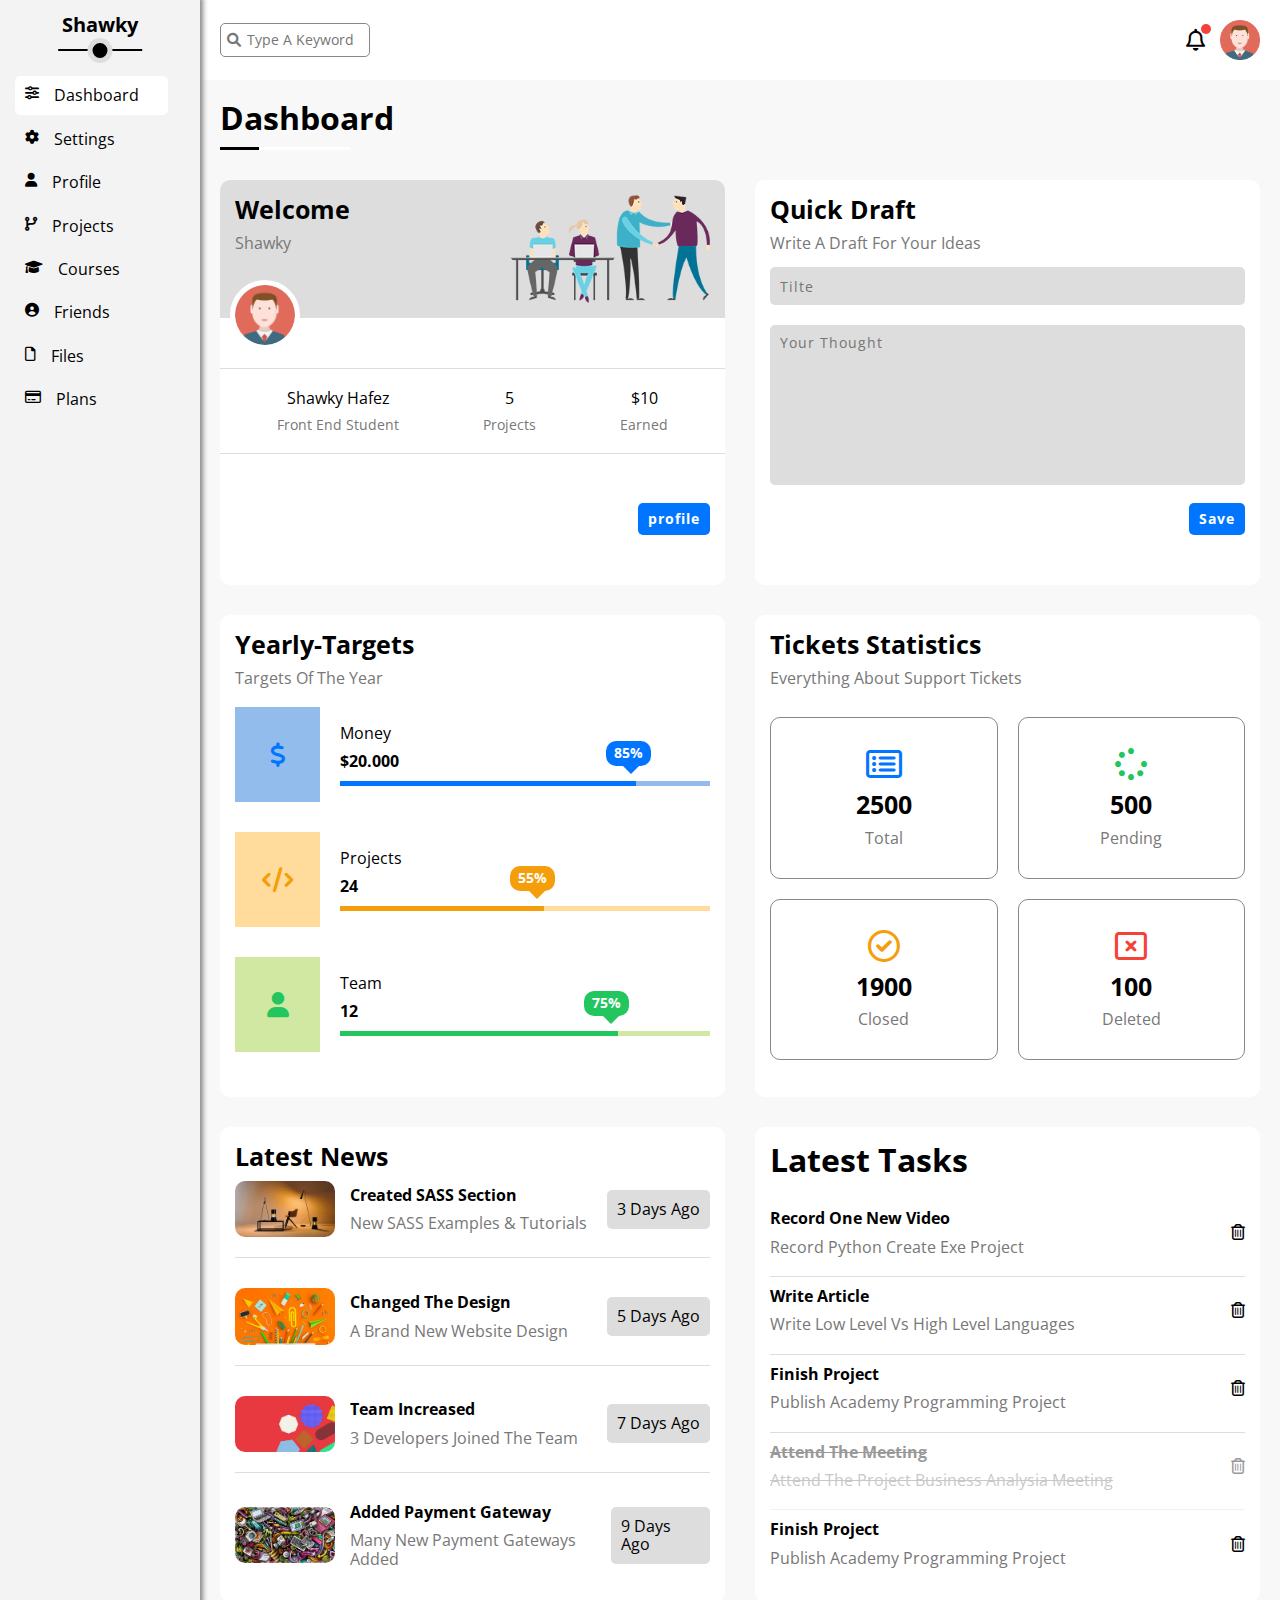
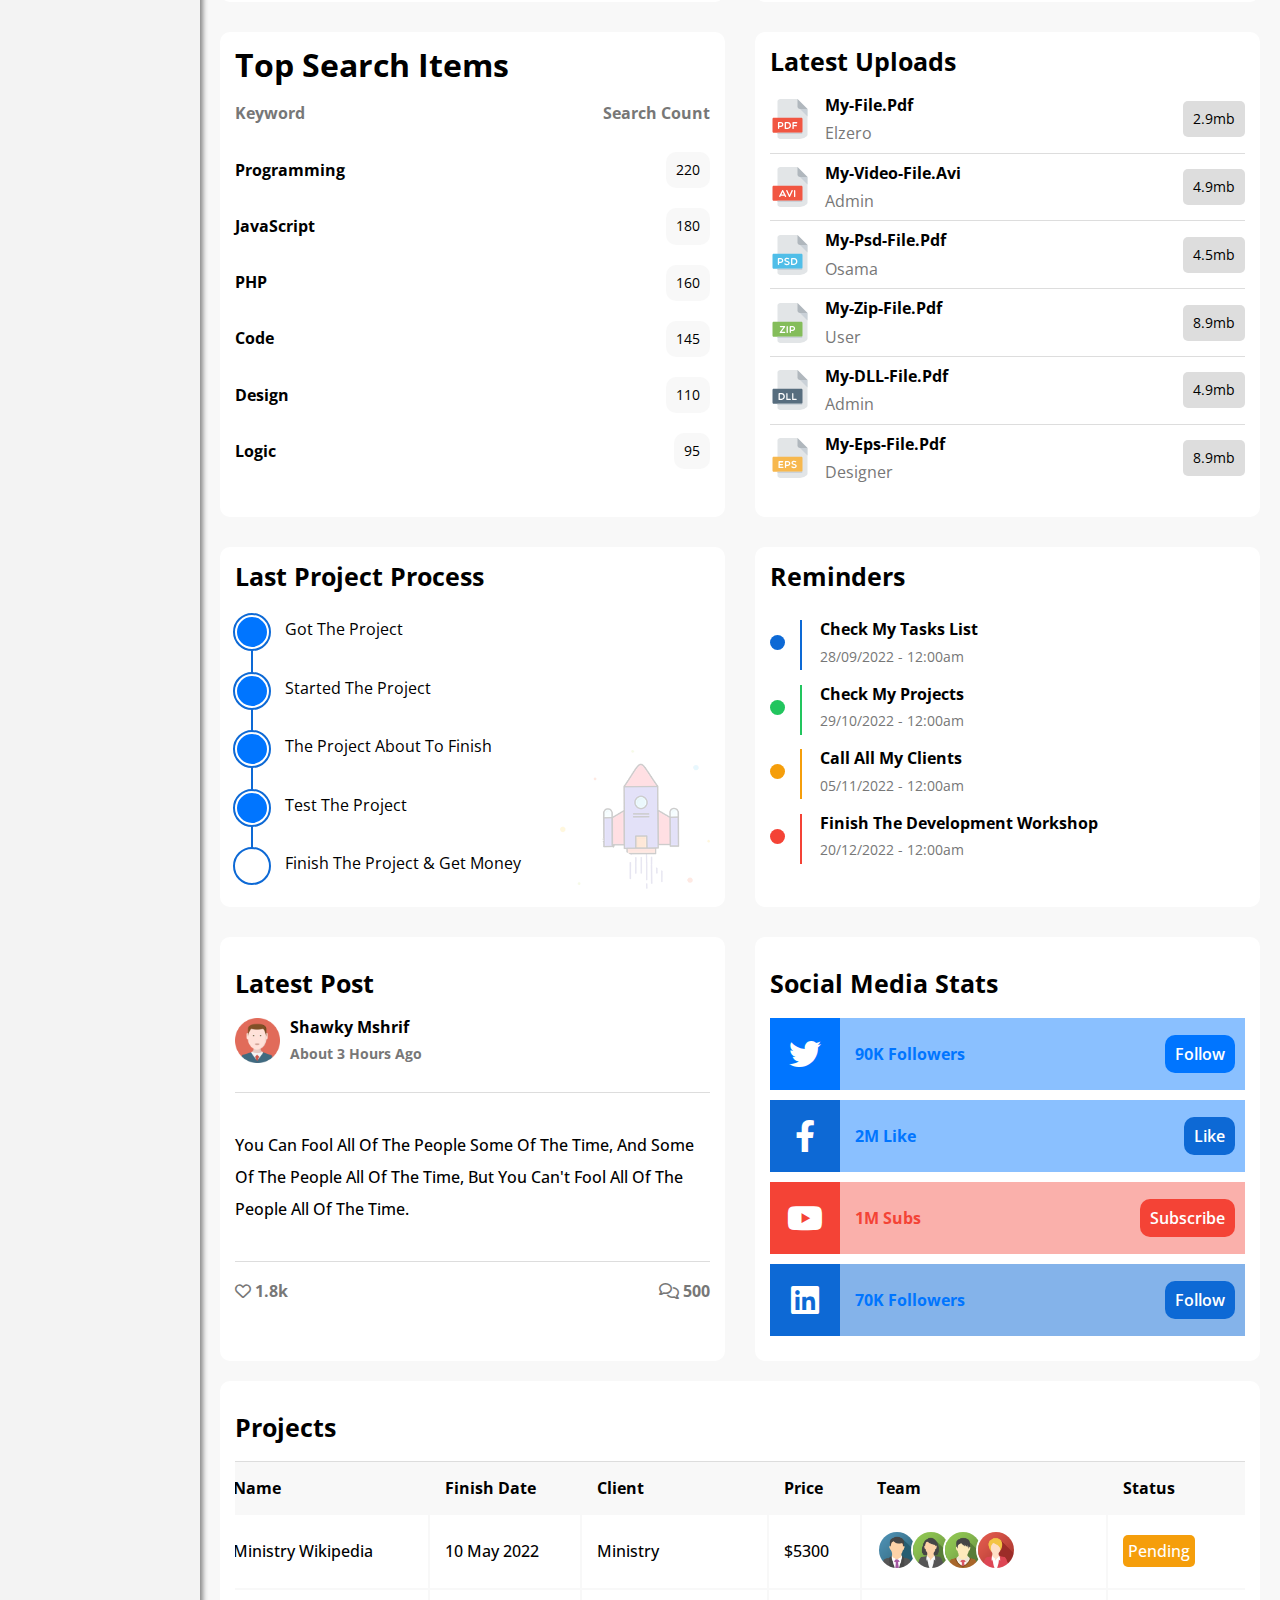
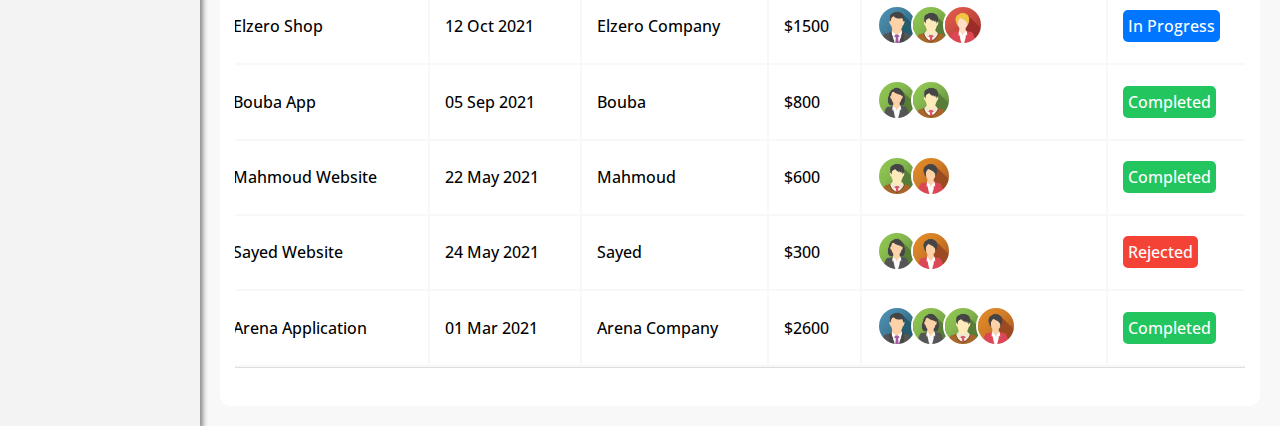
<file: index.html>
<!DOCTYPE html>
<html lang="en">

<head>
    <meta charset="UTF-8">
    <meta name="viewport" content="width=device-width, initial-scale=1.0">
    <title>Dashboard</title>
    <link rel="icon" href="media/dashboard.png">
    <link rel="stylesheet" href="css/framework.css">
    <link rel="stylesheet" href="css/master.css">
    <link rel="stylesheet" href="css/normalize.css">
    <link rel="stylesheet" href="css/all.min.css ">
    <!-- for font awsome icons -->
    <link rel="stylesheet" href="https://cdnjs.cloudflare.com/ajax/libs/font-awesome/6.0.0/css/all.min.css">
    <link rel="preconnect" href="https://fonts.googleapis.com">
    <link rel="preconnect" href="https://fonts.gstatic.com" crossorigin>
    <link
        href="https://fonts.googleapis.com/css2?family=Open+Sans:ital,wght@0,300;0,400;0,500;0,600;0,700;0,800;1,300;1,400;1,500;1,600;1,700;1,800&display=swap"
        rel="stylesheet">

</head>


<body>
    <div class="page flex">
        <div class="sidebar">
            <div class="content flex align-center ">
                <div class="head">
                    <h1 class="p-relative">Shawky</h1>
                </div>
                <div class="links">
                    <ul class="mmi-75">
                        <li class="align-center active">
                            <a class="at-d tt-c tc" href="index.html">
                                <i class="fa-solid fa-sliders  fs-14"></i>
                                <span>dashboard</span>
                            </a>
                        </li>
                        <li class="align-center">
                            <a class="at-d tt-c tc" href="settings.html">
                                <i class="fa-solid fa-gear  fs-14"></i>
                                <span>settings</span>
                            </a>
                        </li>
                        <li class="align-center">
                            <a class="at-d tt-c tc" href="profile.html">
                                <i class="fa-solid fa-user  fs-14"></i>
                                <span>profile</span>
                            </a>
                        </li>
                        <li class="align-center">
                            <a class="at-d tt-c tc" href="projects.html">
                                <i class="fa-solid fa-code-branch  fs-14"></i>
                                <span>projects</span>
                            </a>
                        </li>
                        <li class="align-center">
                            <a class=" tt-c at-d tc" href="courses.html">
                                <i class="fa-solid fa-graduation-cap  fs-14"></i>
                                <span>courses</span>
                            </a>
                        </li>
                        <li class="align-center">
                            <a class="at-d tt-c tc" href="friends.html">
                                <i class="fa-solid fa-circle-user  fs-14"></i>
                                <span>friends</span>
                            </a>
                        </li>
                        <li class="align-center">
                            <a class="at-d tt-c tc" href="files.html">
                                <i class="fa-regular fa-file  fs-14"></i>
                                <span>files</span>
                            </a>
                        </li>
                        <li class="align-center">
                            <a class="at-d tt-c tc" href="plans.html">
                                <i class="fa-regular fa-credit-card fs-14"></i>
                                <span>plans</span>
                            </a>
                        </li>
                    </ul>
                </div>
            </div>
        </div>
        <div class="content ">
            <div class="search p-20 flex">
                <div class="input p-relative">
                    <i class="fas fa-search fs-14"></i>
                    <input type="search" placeholder="Type A Keyword">
                </div>
                <div class="icon flex align-center p-relative">
                    <i class="fa-regular fa-bell"></i>
                    <img class="w-40" src="media/avatar.png" alt="avatar">
                </div>
            </div>
            <div class="dashboard p-20 bc">
                <div class="head">
                    <h1 class="tt-c">dashboard</h1>
                    <div class="range">
                        <span style="width:30%"></span>
                    </div>
                </div>
                <div class="boxes">
                    <div class="welcome flex br-10 p-relative bc-w">
                        <div class="head flex">
                            <div class="text">
                                <h1 class="tt-c fs-25">welcome</h1>
                                <span class="tc-span tt-c">shawky</span>
                            </div>
                            <img src="media/welcome.png" alt="welcome">
                        </div>
                        <img class="w-40 avatar" src="media/avatar.png" alt="avatar">
                        <div class="info flex">
                            <div class="text">
                                <span class="tt-c block">shawky hafez</span>
                                <span class="tt-c block fs-14 tc-span">front end student</span>
                            </div>
                            <div class="text">
                                <span class="tt-c block">5</span>
                                <span class="tt-c block fs-14 tc-span">projects</span>
                            </div>
                            <div class="text">
                                <span class="tt-c block">$10</span>
                                <span class="tt-c block fs-14 tc-span">earned</span>
                            </div>
                        </div>
                        <a href="profile.html" class="tt-c fw-b br-5 fs-14">profile</a>
                    </div>
                    <div class="Quick-Draft p-relative br-10 bc-w ">
                        <div class="head flex bc-w p-15 br-10">
                            <div class="text">
                                <h1 class="tt-c fs-25">Quick Draft</h1>
                                <span class="tt-c block tc-span">Write A Draft For Your Ideas</span>
                            </div>
                        </div>
                        <div class="info flex">
                            <input class="br-5" type="text" placeholder="Tilte">
                            <textarea class="br-5" placeholder="Your Thought"></textarea>
                        </div>
                        <span class="save tt-c fw-b br-5 fs-14">save</span>
                    </div>
                    <div class="Yearly-targets bc-w p-15 br-10 ">
                        <div class="head">
                            <div class="text">
                                <h1 class="tt-c fs-25">Yearly-Targets</h1>
                                <span class="tt-c block tc-span">Targets Of The Year</span>
                            </div>
                            <div class="content flex">
                                <div class="box flex">
                                    <i class="fa-solid fa-dollar-sign"></i>
                                    <div class="info flex">
                                        <span class="tt-c block">money</span>
                                        <span class="fw-b block">$20.000</span>
                                        <div class="range p-relative"><span class="block" style="width:80%"></span>
                                        </div>
                                    </div>
                                </div>
                                <div class="box flex">
                                    <i class="fa-solid fa-code"></i>
                                    <div class="info flex">
                                        <span class="tt-c block">Projects</span>
                                        <span class="fw-b block">24</span>
                                        <div class="range p-relative"><span class="block" style="width:55%"></span>
                                        </div>
                                    </div>
                                </div>
                                <div class="box flex">
                                    <i class="fa-solid fa-user"></i>
                                    <div class="info flex">
                                        <span class="tt-c block">Team</span>
                                        <span class="fw-b block">12</span>
                                        <div class="range p-relative"><span class="block" style="width:75%"></span>
                                        </div>
                                    </div>
                                </div>
                            </div>
                        </div>
                    </div>
                    <div class="Tickets-Statistics bc-w br-10">
                        <div class="head flex p-15">
                            <div class="text">
                                <h1 class="tt-c fs-25">Tickets Statistics</h1>
                                <span class="tc-span tt-c">Everything About Support Tickets</span>
                            </div>
                        </div>
                        <div class="content">
                            <div class="info justify-center ">
                                <i class="fa-regular fa-rectangle-list fa-2x mb-10 c-blue"></i>
                                <span class="tt-c block mb-10 fw-b fs-25">2500</span>
                                <span class="tc-span block tt-c">total</span>
                            </div>
                            <div class="info justify-center">
                                <i class="fa-solid fa-spinner fa-2x mb-10 c-green"></i>
                                <span class="tt-c block mb-10 fw-b fs-25">500</span>
                                <span class="tc-span block tt-c">Pending</span>
                            </div>
                            <div class="info justify-center">
                                <i class="fa-regular fa-circle-check fa-2x c-orange mb-10"></i>
                                <span class="tt-c block mb-10 fw-b fs-25">1900</span>
                                <span class="tc-span block tt-c">Closed</span>
                            </div>
                            <div class="info justify-center">
                                <i class="fa-regular fa-rectangle-xmark fa-2x mb-10 c-red"></i>
                                <span class="tt-c block mb-10 fw-b fs-25">100</span>
                                <span class="tc-span block tt-c">Deleted</span>
                            </div>
                        </div>
                    </div>
                    <div class="latest-news bc-w p-15 br-10">
                        <div class="head">
                            <h1 class="tt-c fs-25 ">Latest News</h1>
                        </div>
                        <div class="content">
                            <div class="info justify-spacebetween">
                                <div class="box justify-spacebetween">
                                    <img class="br-10" src="media/news-01.png" alt="news-01">
                                    <div class="text">
                                        <span class="tt-c block mb-10 fw-b ">Created SASS Section</span>
                                        <span class="tt-c tc-span block">New SASS Examples & Tutorials</span>
                                    </div>
                                </div>
                                <span class="tt-c block day br-5">3 Days Ago</span>
                            </div>
                            <div class="info justify-spacebetween">
                                <div class="box justify-spacebetween">
                                    <img class="br-10" src="media/news-02.png" alt="news-02">
                                    <div class="text">
                                        <span class="tt-c block mb-10 fw-b ">Changed The Design</span>
                                        <span class="tt-c tc-span block">A Brand New Website Design</span>
                                    </div>
                                </div>
                                <span class="tt-c block day br-5">5 Days Ago</span>
                            </div>
                            <div class="info justify-spacebetween">
                                <div class="box justify-spacebetween">
                                    <img class="br-10" src="media/news-03.png" alt="news-03">
                                    <div class="text">
                                        <span class="tt-c block mb-10 fw-b ">Team Increased</span>
                                        <span class="tt-c tc-span block">3 Developers Joined The Team</span>
                                    </div>
                                </div>
                                <span class="tt-c block day br-5">7 Days Ago</span>
                            </div>
                            <div class="info justify-spacebetween">
                                <div class="box justify-spacebetween">
                                    <img class="br-10" src="media/news-04.png" alt="news-04">
                                    <div class="text">
                                        <span class="tt-c block mb-10 fw-b ">Added Payment Gateway</span>
                                        <span class="tt-c tc-span block">Many New Payment Gateways Added</span>
                                    </div>
                                </div>
                                <span class="tt-c block day br-5">9 Days Ago</span>
                            </div>
                        </div>

                    </div>
                    <div class="latest-tasks p-15 bc-w br-10">
                        <div class="head">
                            <h1 class="tt-c  ">latest tasks</h1>
                        </div>
                        <div class="content">
                            <div class="info justify-spacebetween pb-20 mb-10">
                                <div class="box">
                                    <span class="tt-c block mb-10 fw-b ">Record One New Video</span>
                                    <span class="tt-c tc-span block">Record Python Create Exe Project</span>
                                </div>
                                <span class="tt-c block day br-5"><i class="fa-regular fa-trash-can  "></i></span>
                            </div>
                            <div class="info justify-spacebetween pb-20 mb-10">
                                <div class="box ">
                                    <span class="tt-c block mb-10 fw-b ">Write Article</span>
                                    <span class="tt-c tc-span block">Write Low Level vs High Level Languages</span>
                                </div>
                                <span class="tt-c block day br-5"><i class="fa-regular fa-trash-can  "></i></span>
                            </div>
                            <div class="info justify-spacebetween pb-20 mb-10">
                                <div class="box ">
                                    <span class="tt-c block mb-10 fw-b ">Finish Project</span>
                                    <span class="tt-c tc-span block">Publish Academy Programming Project</span>
                                </div>
                                <span class="tt-c block day br-5"><i class="fa-regular fa-trash-can  "></i></span>
                            </div>
                            <div class="info justify-spacebetween pb-20 mb-10">
                                <div class="box">
                                    <span class="tt-c block mb-10 fw-b "><del>Attend The Meeting</del></span>
                                    <span class="tt-c tc-span block">
                                        <del>Attend The Project Business Analysia Meeting</del>
                                    </span>
                                </div>
                                <span class="tt-c block day br-5"><i class="fa-regular fa-trash-can  "></i></span>
                            </div>
                            <div class="info justify-spacebetween pb-20">
                                <div class="box">
                                    <span class="tt-c block mb-10 fw-b ">Finish Project</span>
                                    <span class="tt-c tc-span block">Publish Academy Programming Project</span>
                                </div>
                                <span class="tt-c block day br-5"><i class="fa-regular fa-trash-can  "></i></span>
                            </div>
                        </div>
                    </div>
                    <div class="top-search-items p-15 bc-w br-10">
                        <div class="head">
                            <h1 class="tt-c ">Top Search Items</h1>
                        </div>
                        <div class="content">
                            <div class="info justify-spacebetween pb-20 mb-10">
                                <span class="tt-c block  fw-b tc-span ">Keyword</span>
                                <span class="tt-c tc-span block fw-b">Search Count</span>
                            </div>
                            <div class="info justify-spacebetween pb-20">
                                <span class="tt-c block fw-b ">Programming</span>
                                <span class="tt-c block bc p-10 br-10 fs-14">220</span>
                            </div>
                            <div class="info justify-spacebetween pb-20 ">
                                <span class="tt-c block fw-b ">JavaScript</span>
                                <span class="tt-c block bc p-10 br-10 fs-14">180</span>
                            </div>
                            <div class="info justify-spacebetween pb-20">
                                <span class="tt-c block fw-b ">PHP</span>
                                <span class="tt-c block bc p-10 br-10 fs-14">160</span>
                            </div>
                            <div class="info justify-spacebetween pb-20">
                                <span class="tt-c block fw-b ">Code</span>
                                <span class="tt-c block bc p-10 br-10 fs-14">145</span>
                            </div>
                            <div class="info justify-spacebetween pb-20">
                                <span class="tt-c block fw-b ">Design</span>
                                <span class="tt-c block bc p-10 br-10 fs-14">110</span>
                            </div>
                            <div class="info justify-spacebetween pb-20">
                                <span class="tt-c block fw-b ">Logic</span>
                                <span class="tt-c block bc p-10 br-10 fs-14">95</span>
                            </div>
                        </div>
                    </div>
                    <div class="latest-news  uploads bc-w p-15 br-10">
                        <div class="head">
                            <h1 class="tt-c fs-25 ">Latest Uploads</h1>
                        </div>
                        <div class="content">
                            <div class="info justify-spacebetween">
                                <div class="box justify-spacebetween">
                                    <img class="br-10" src="media/pdf.svg" alt="pdf.svg">
                                    <div class="text">
                                        <span class="tt-c block mb-10 fw-b ">my-file.pdf</span>
                                        <span class="tt-c tc-span block">Elzero</span>
                                    </div>
                                </div>
                                <span class="tt-c block day br-5 fs-14">2.9mb</span>
                            </div>
                            <div class="info justify-spacebetween">
                                <div class="box justify-spacebetween">
                                    <img class="br-10" src="media/avi.svg" alt="avi.svg">
                                    <div class="text">
                                        <span class="tt-c block mb-10 fw-b ">My-Video-File.avi</span>
                                        <span class="tt-c tc-span block">Admin</span>
                                    </div>
                                </div>
                                <span class="tt-c block day br-5 fs-14">4.9mb</span>
                            </div>
                            <div class="info justify-spacebetween">
                                <div class="box justify-spacebetween">
                                    <img class="br-10" src="media/psd.svg" alt="psd.svg">
                                    <div class="text">
                                        <span class="tt-c block mb-10 fw-b ">My-Psd-File.pdf</span>
                                        <span class="tt-c tc-span block">Osama</span>
                                    </div>
                                </div>
                                <span class="tt-c block day br-5 fs-14">4.5mb</span>
                            </div>
                            <div class="info justify-spacebetween">
                                <div class="box justify-spacebetween">
                                    <img class="br-10" src="media/zip.svg" alt="zip.svg">
                                    <div class="text">
                                        <span class="tt-c block mb-10 fw-b ">My-Zip-File.pdf</span>
                                        <span class="tt-c tc-span block">User</span>
                                    </div>
                                </div>
                                <span class="tt-c block day br-5 fs-14">8.9mb</span>
                            </div>
                            <div class="info justify-spacebetween">
                                <div class="box justify-spacebetween">
                                    <img class="br-10" src="media/dll.svg" alt="dll.svg">
                                    <div class="text">
                                        <span class="tt-c block mb-10 fw-b ">My-DLL-File.pdf</span>
                                        <span class="tt-c tc-span block">Admin</span>
                                    </div>
                                </div>
                                <span class="tt-c block day br-5 fs-14">4.9mb</span>
                            </div>
                            <div class="info justify-spacebetween">
                                <div class="box justify-spacebetween">
                                    <img class="br-10" src="media/eps.svg" alt="eps.svg">
                                    <div class="text">
                                        <span class="tt-c block mb-10 fw-b ">My-Eps-File.pdf</span>
                                        <span class="tt-c tc-span block">Designer</span>
                                    </div>
                                </div>
                                <span class="tt-c block day br-5 fs-14">8.9mb</span>
                            </div>
                        </div>

                    </div>
                    <div class="last-project-process bc-w p-15 br-10">
                        <div class="head">
                            <h1 class="tt-c fs-25 ">Last project process</h1>
                        </div>
                        <div class="content justify-spacebetween">
                            <div class="info">
                                <span class="block tt-c mp-20 pb-20 pl-50">got the project</span>
                                <span class="block tt-c mp-20 pb-20 pl-50">Started The Project</span>
                                <span class="block tt-c mp-20 pb-20  pl-50">The Project About To Finish</span>
                                <span class="block tt-c mp-20 pb-20 pl-50">Test The Project</span>
                                <span class="block tt-c pl-50 pb-20 ">Finish The Project & Get Money</span>
                            </div>
                            <img src="media/project.png" alt="project">
                        </div>
                    </div>
                    <div class="reminders bc-w p-15 br-10">
                        <div class="head">
                            <h1 class="tt-c fs-25 ">reminders</h1>
                        </div>
                        <div class="content">
                            <div class="info pl-50 mp-20 p-relative">
                                <span class="block tt-c mb-10 fw-b ">Check My Tasks List</span>
                                <span class="block tt-c mp-20 tc-span fs-14">28/09/2022 - 12:00am</span>
                            </div>
                            <div class="info pl-50 mp-20 p-relative">
                                <span class="block tt-c mb-10 fw-b ">Check My Projects</span>
                                <span class="block tt-c mp-20 tc-span fs-14">29/10/2022 - 12:00am</span>
                            </div>
                            <div class="info pl-50 mp-20 p-relative">
                                <span class="block tt-c mb-10 fw-b ">Call All My Clients</span>
                                <span class="block tt-c mp-20 tc-span fs-14">05/11/2022 - 12:00am</span>
                            </div>
                            <div class="info pl-50 mp-20 p-relative">
                                <span class="block tt-c mb-10 fw-b ">Finish The Development Workshop</span>
                                <span class="block tt-c mp-20 tc-span fs-14">20/12/2022 - 12:00am</span>
                            </div>
                        </div>
                    </div>
                    <div class="latest-post bc-w p-15 br-10">
                        <div class="main-head">
                            <h1 class="tt-c fs-25 ">latest post</h1>
                        </div>
                        <div class="content">
                            <div class="head flex mb-10 ">
                                <img src="media/avatar.png" alt="avatar">
                                <div class="text">
                                    <span class="block tt-c mb-10 fw-b ">shawky mshrif</span>
                                    <span class="block tt-c mp-20 tc-span fs-14 fw-b">About 3 Hours Ago</span>
                                </div>
                            </div>
                            <div class="paragraph mp-20 pb-20">
                                <p>
                                    You Can Fool All Of The People Some Of The Time, And Some Of The People All Of The
                                    Time, But You Can't Fool All Of The
                                    People All Of The Time.
                                </p>
                            </div>
                            <div class="icons justify-spacebetween">
                                <div class="one">
                                    <i class="fa-regular fa-heart tc-span"></i>
                                    <span class="tt-c fw-b tc-span">1.8k</span>
                                </div>
                                <div class="one">
                                    <i class="fa-regular fa-comments tc-span"></i>
                                    <span class="tt-c fw-b tc-span">500</span>
                                </div>
                            </div>
                        </div>
                    </div>
                    <div class="social-media bc-w p-15 br-10">
                        <div class="main-head">
                            <h1 class="tt-c fs-25 ">Social Media Stats</h1>
                        </div>
                        <div class="content">
                            <div class="info justify-spacebetween mb-10">
                                <div class="first justify-center">
                                    <i class="fa-brands fa-twitter fa-2x justify-center c-white"></i>
                                    <span class="block tt-c c-blue fw-b">90K Followers</span>
                                </div>
                                <a class="tt-c p-10" href="#">follow</a>
                            </div>
                            <div class="info justify-spacebetween mb-10">
                                <div class="first justify-center">
                                    <i class="fa-brands fa-facebook-f fa-2x justify-center c-white"></i>
                                    <span class="block tt-c c-blue fw-b">2M Like</span>
                                </div>
                                <a class="tt-c p-10" href="#"> Like</a>
                            </div>
                            <div class="info justify-spacebetween mb-10">
                                <div class="first justify-center">
                                    <i class="fa-brands fa-youtube fa-2x justify-center c-white"></i>
                                    <span class="block tt-c c-red fw-b">1M Subs</span>
                                </div>
                                <a class="tt-c p-10" href="#">subscribe</a>
                            </div>
                            <div class="info justify-spacebetween mb-10">
                                <div class="first justify-center">
                                    <i class="fa-brands fa-linkedin fa-2x justify-center c-white"></i>
                                    <span class="block tt-c c-blue fw-b">70K Followers</span>
                                </div>
                                <a class="tt-c p-10" href="#">follow</a>
                            </div>
                        </div>
                    </div>
                </div>
                <div class="projects bc-w p-15 br-10 mt-20">
                    <div class="main-head">
                        <h1 class="tt-c fs-25 ">projects</h1>
                    </div>
                    <div class="table p-relative">
                        <table class="bc">
                            <tr class="head t-left p-10">
                                <th>Name</th>
                                <th>Finish Date</th>
                                <th>Client</th>
                                <th>Price</th>
                                <th>Team</th>
                                <th>Status</th>
                            </tr>
                            <tr class="content bc-w p-15 ">
                                <td>Ministry Wikipedia</td>
                                <td>10 May 2022</td>
                                <td>Ministry</td>
                                <td>$5300</td>
                                <td>
                                    <img class="w-40 br-50 trans2-border" src="media/team-01.png" alt="team-01">
                                    <img class="w-40 br-50 trans-border" src="media/team-02.png" alt="team-02">
                                    <img class="w-40 br-50 trans3-border" src="media/team-03.png" alt="team-03">
                                    <img class="w-40 br-50 trans4-border" src="media/team-05.png" alt="team-05">
                                </td>
                                <td>
                                    <span class="tt-c bc-orange p-5 c-white br-5 w-fit">Pending</span>
                                </td>
                            </tr>
                            <tr class="content bc-w">
                                <td>Elzero Shop</td>
                                <td>12 Oct 2021</td>
                                <td>Elzero Company</td>
                                <td>$1500</td>
                                <td>
                                    <img class="w-40 br-50 trans2-border" src="media/team-01.png" alt="team-01">
                                    <img class="w-40 br-50 trans-border" src="media/team-03.png" alt="team-03">
                                    <img class="w-40 br-50 trans3-border" src="media/team-05.png" alt="team-05">
                                </td>
                                <td>
                                    <span class="tt-c bc-blue p-5 c-white br-5 w-fit">in progress</span>
                                </td>
                            </tr>
                            <tr class="content bc-w">
                                <td>Bouba App</td>
                                <td>05 Sep 2021</td>
                                <td>Bouba</td>
                                <td>$800</td>
                                <td>
                                    <img class="w-40 br-50 trans2-border" src="media/team-02.png" alt="team-02">
                                    <img class="w-40 br-50 trans-border" src="media/team-03.png" alt="team-03">
                                </td>
                                <td>
                                    <span class="tt-c bc-green p-5 c-white br-5 w-fit">completed</span>
                                </td>
                            </tr>
                            <tr class="content bc-w">
                                <td>Mahmoud Website</td>
                                <td>22 May 2021</td>
                                <td>Mahmoud</td>
                                <td>$600</td>
                                <td>
                                    <img class="w-40 br-50 trans2-border" src="media/team-03.png" alt="team-03">
                                    <img class="w-40 br-50 trans-border" src="media/team-04.png" alt="team-04">
                                </td>
                                <td>
                                    <span class="tt-c bc-green p-5 c-white br-5 w-fit">completed</span>
                                </td>
                            </tr>
                            <tr class="content bc-w">
                                <td>Sayed Website</td>
                                <td>24 May 2021</td>
                                <td>Sayed</td>
                                <td>$300</td>
                                <td>
                                    <img class="w-40 br-50 trans2-border" src="media/team-02.png" alt="team-02">
                                    <img class="w-40 br-50 trans-border" src="media/team-04.png" alt="team-04">
                                </td>
                                <td>
                                    <span class="tt-c bc-red p-5 c-white br-5 w-fit">Rejected</span>
                                </td>
                            </tr>
                            <tr class="content bc-w">
                                <td>Arena Application</td>
                                <td>01 Mar 2021</td>
                                <td>Arena Company</td>
                                <td>$2600</td>
                                <td>
                                    <img class="w-40 br-50 trans2-border" src="media/team-01.png" alt="team-01">
                                    <img class="w-40 br-50 trans-border" src="media/team-02.png" alt="team-02">
                                    <img class="w-40 br-50 trans3-border" src="media/team-03.png" alt="team-03">
                                    <img class="w-40 br-50 trans4-border" src="media/team-04.png" alt="team-04">
                                </td>
                                <td>
                                    <span class="tt-c bc-green p-5 c-white br-5 w-fit">completed</span>
                                </td>
                            </tr>
                        </table>
                    </div>
                </div>
            </div>
        </div>

</body>

</html>
</file>
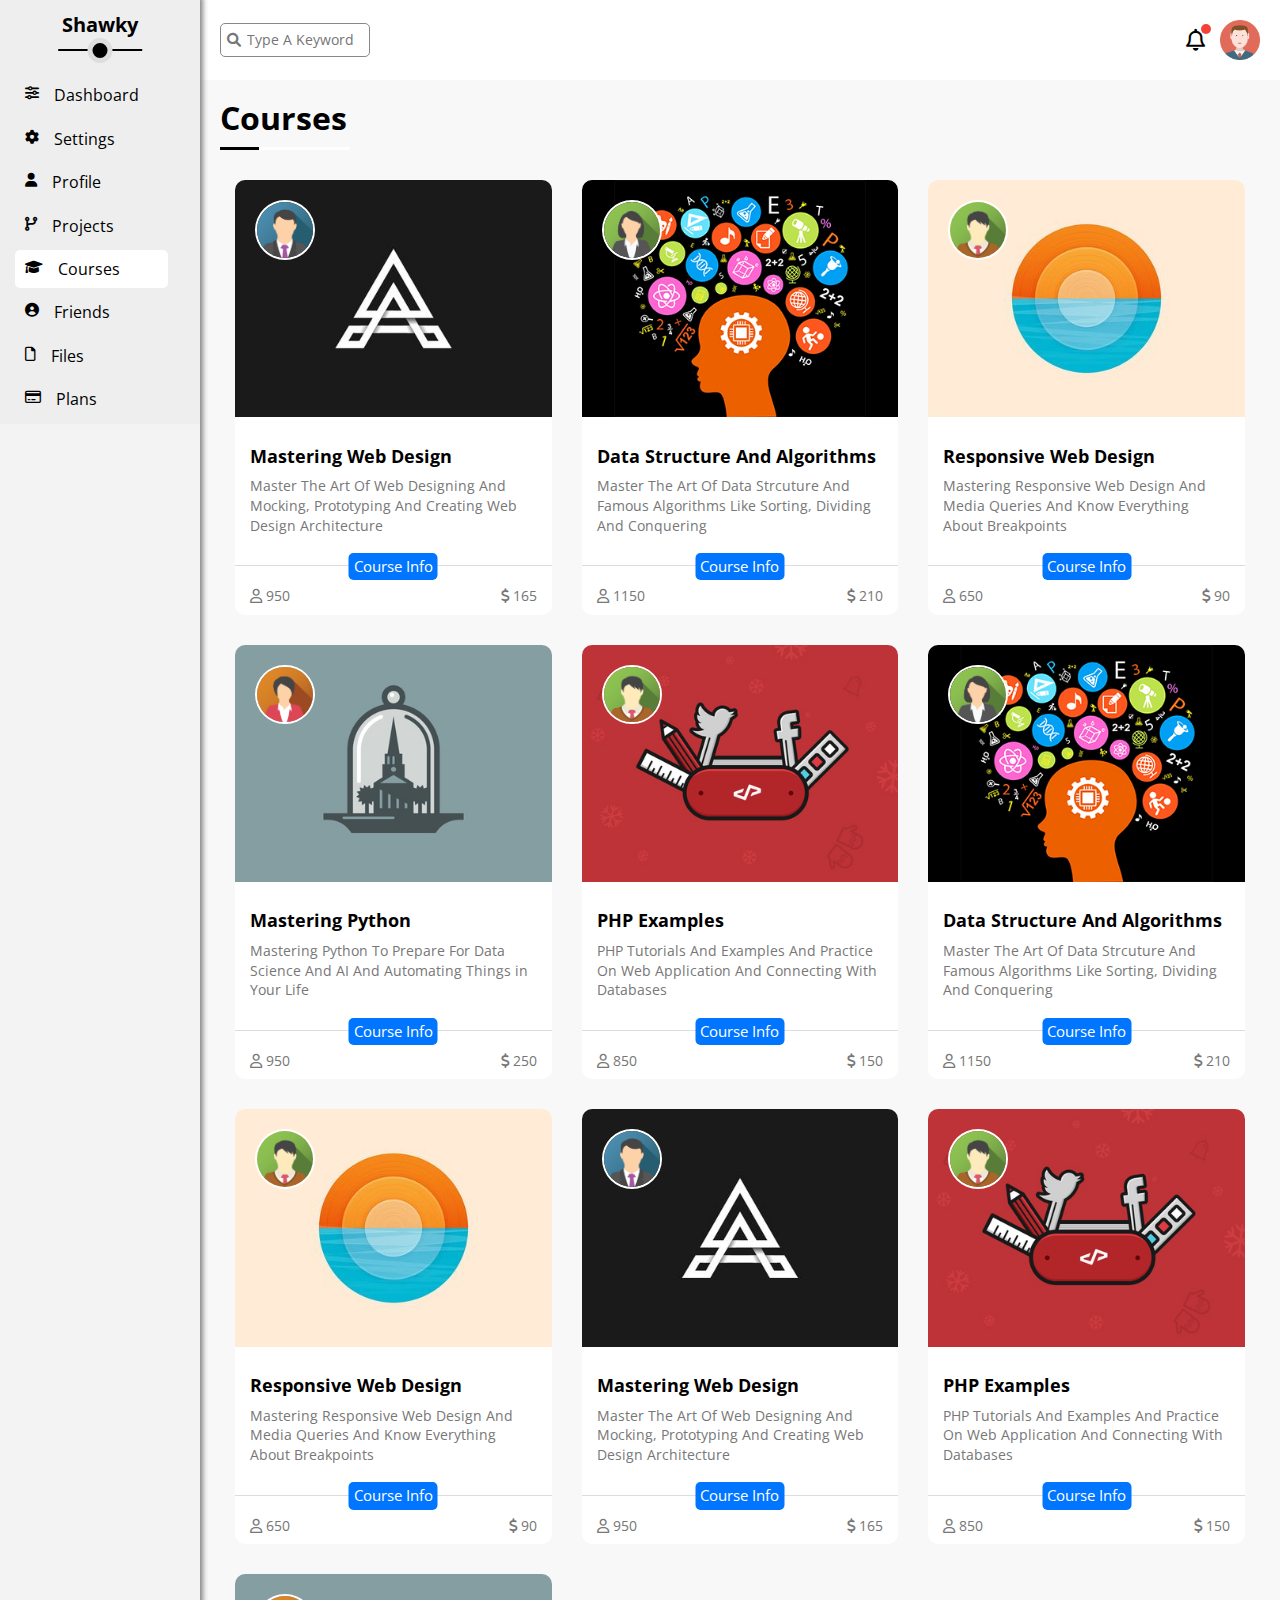
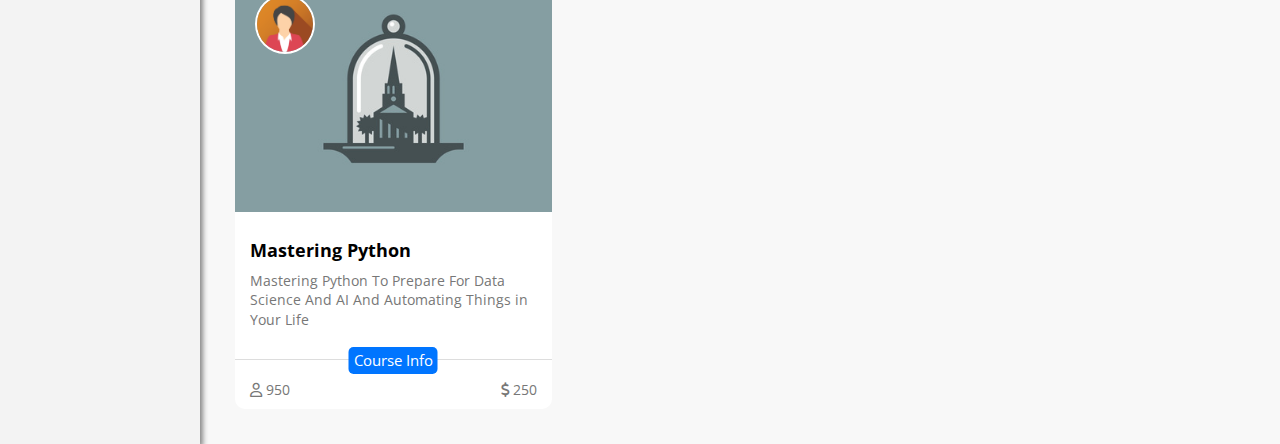
<file: courses.html>
<!DOCTYPE html>
<html lang="en">

<head>
    <meta charset="UTF-8">
    <meta name="viewport" content="width=device-width, initial-scale=1.0">
    <title>Courses</title>
    <link rel="icon" href="media/dashboard.png">
    <link rel="stylesheet" href="css/framework.css">
    <link rel="stylesheet" href="css/master.css">
    <link rel="stylesheet" href="css/normalize.css">
    <link rel="stylesheet" href="css/all.min.css ">
    <link rel="stylesheet" href="https://cdnjs.cloudflare.com/ajax/libs/font-awesome/6.0.0/css/all.min.css">
    <link rel="preconnect" href="https://fonts.googleapis.com">
    <link rel="preconnect" href="https://fonts.gstatic.com" crossorigin>
    <link
        href="https://fonts.googleapis.com/css2?family=Open+Sans:ital,wght@0,300;0,400;0,500;0,600;0,700;0,800;1,300;1,400;1,500;1,600;1,700;1,800&display=swap"
        rel="stylesheet">

</head>


<body>
    <div class="page flex">
        <div class="sidebar">
            <div class="content bc flex align-center ">
                <div class="head">
                    <h1 class="p-relative">Shawky</h1>
                </div>
                <div class="links">
                    <ul class="mmi-75">
                        <li class="align-center">
                            <a class="at-d tt-c tc" href="index.html">
                                <i class="fa-solid fa-sliders  fs-14"></i>
                                <span>dashboard</span>
                            </a>
                        </li>
                        <li class="align-center">
                            <a class="at-d tt-c tc" href="settings.html">
                                <i class="fa-solid fa-gear  fs-14"></i>
                                <span>settings</span>
                            </a>
                        </li>
                        <li class="align-center">
                            <a class="at-d tt-c tc" href="profile.html">
                                <i class="fa-solid fa-user  fs-14"></i>
                                <span>profile</span>
                            </a>
                        </li>
                        <li class="align-center">
                            <a class="at-d tt-c tc" href="projects.html">
                                <i class="fa-solid fa-code-branch  fs-14"></i>
                                <span>projects</span>
                            </a>
                        </li>
                        <li class="align-center active">
                            <a class=" tt-c at-d tc" href="courses.html">
                                <i class="fa-solid fa-graduation-cap  fs-14"></i>
                                <span>courses</span>
                            </a>
                        </li>
                        <li class="align-center">
                            <a class="at-d tt-c tc" href="friends.html">
                                <i class="fa-solid fa-circle-user  fs-14"></i>
                                <span>friends</span>
                            </a>
                        </li>
                        <li class="align-center">
                            <a class="at-d tt-c tc" href="files.html">
                                <i class="fa-regular fa-file  fs-14"></i>
                                <span>files</span>
                            </a>
                        </li>
                        <li class="align-center">
                            <a class="at-d tt-c tc" href="plans.html">
                                <i class="fa-regular fa-credit-card fs-14"></i>
                                <span>plans</span>
                            </a>
                        </li>

                    </ul>
                </div>
            </div>
        </div>
        <div class="content">
            <div class="search p-20 flex">
                <div class="input p-relative">
                    <i class="fas fa-search fs-14"></i>
                    <input type="search" placeholder="Type A Keyword">
                </div>
                <div class="icon flex align-center p-relative">
                    <i class="fa-regular fa-bell"></i>
                    <img class="w-40" src="media/avatar.png" alt="avatar">
                </div>
            </div>
            <div class="dashboard p-20 bc courses">
                <div class="head">
                    <h1 class="tt-c">courses</h1>
                    <div class="range">
                        <span style="width:30%"></span>
                    </div>
                </div>
                <div class="boxes p-15">
                    <div class="box bc-w p-relative br-10">
                        <img src="media/team-01.png" alt="team-01" class="b-2 team br-50">
                        <div class="img br-10">
                            <img src="media/course-01.jpg" class="w-full mb-10 br-rl-10" alt="course-01">
                        </div>
                        <div class="text pb-20 bb-1 p-15 p-relative">
                            <h2 class="mb-10 fs-18 m-0">Mastering Web Design</h2>
                            <p class="tc-span fs-14 m-0 pb-10 ">
                                Master The Art Of Web Designing And Mocking,
                                Prototyping And Creating Web Design
                                Architecture
                            </p>
                            <span class="p-5 c-white fs-15 br-5 bc-blue course-info">Course Info</span>
                        </div>
                        <div class="price justify-spacebetween pt-20 pb-10 p-15">
                            <div class="price-1">
                                <i class="fa-regular fa-user tc-span fs-14"></i>
                                <span class="tc-span fs-14">950</span>
                            </div>
                            <div class="price-2">
                                <i class="fa-solid fa-dollar-sign tc-span fs-14"></i>
                                <span class="tc-span fs-14">165</span>
                            </div>
                        </div>
                    </div>
                    <div class="box bc-w p-relative br-10">
                        <img src="media/team-02.png" alt="team-02" class="b-2 team br-50">
                        <div class="img br-10">
                            <img src="media/course-02.jpg" class="w-full mb-10 br-rl-10" alt="course-02">
                        </div>
                        <div class="text pb-20 bb-1 p-15 p-relative">
                            <h2 class="mb-10 fs-18 m-0">Data Structure And Algorithms</h2>
                            <p class="tc-span fs-14 m-0 pb-10 ">
                                Master The Art Of Data Strcuture
                                And Famous Algorithms Like Sorting,
                                Dividing And
                                Conquering
                            </p>
                            <span class="p-5 c-white fs-15 br-5 bc-blue course-info">Course Info</span>
                        </div>
                        <div class="price justify-spacebetween pt-20 pb-10 p-15">
                            <div class="price-1">
                                <i class="fa-regular fa-user tc-span fs-14"></i>
                                <span class="tc-span fs-14">1150</span>
                            </div>
                            <div class="price-2">
                                <i class="fa-solid fa-dollar-sign tc-span fs-14"></i>
                                <span class="tc-span fs-14">210</span>
                            </div>
                        </div>
                    </div>
                    <div class="box bc-w p-relative br-10">
                        <img src="media/team-03.png" alt="team-03" class="b-2 team br-50">
                        <div class="img br-10">
                            <img src="media/course-03.jpg" class="w-full mb-10 br-rl-10" alt="course-03">
                        </div>
                        <div class="text pb-20 bb-1 p-15 p-relative">
                            <h2 class="mb-10 fs-18 m-0">Responsive Web Design</h2>
                            <p class="tc-span fs-14 m-0 pb-10 ">
                                Mastering Responsive Web Design
                                And Media Queries And Know Everything
                                About Breakpoints
                            </p>
                            <span class="p-5 c-white fs-15 br-5 bc-blue course-info">Course Info</span>
                        </div>
                        <div class="price justify-spacebetween pt-20 pb-10 p-15">
                            <div class="price-1">
                                <i class="fa-regular fa-user tc-span fs-14"></i>
                                <span class="tc-span fs-14">650</span>
                            </div>
                            <div class="price-2">
                                <i class="fa-solid fa-dollar-sign tc-span fs-14"></i>
                                <span class="tc-span fs-14">90</span>
                            </div>
                        </div>
                    </div>
                    <div class="box bc-w p-relative br-10">
                        <img src="media/team-04.png" alt="team-04" class="b-2 team br-50">
                        <div class="img br-10">
                            <img src="media/course-04.jpg" class="w-full mb-10 br-rl-10" alt="course-04">
                        </div>
                        <div class="text pb-20 bb-1 p-15 p-relative">
                            <h2 class="mb-10 fs-18 m-0">Mastering Python</h2>
                            <p class="tc-span fs-14 m-0 pb-10 ">
                                Mastering Python To Prepare
                                For Data Science And AI And
                                Automating Things in Your Life
                            </p>
                            <span class="p-5 c-white fs-15 br-5 bc-blue course-info">Course Info</span>
                        </div>
                        <div class="price justify-spacebetween pt-20 pb-10 p-15">
                            <div class="price-1">
                                <i class="fa-regular fa-user tc-span fs-14"></i>
                                <span class="tc-span fs-14">950</span>
                            </div>
                            <div class="price-2">
                                <i class="fa-solid fa-dollar-sign tc-span fs-14"></i>
                                <span class="tc-span fs-14">250</span>
                            </div>
                        </div>
                    </div>
                    <div class="box bc-w p-relative br-10">
                        <img src="media/team-03.png" alt="team-03" class="b-2 team br-50">
                        <div class="img br-10">
                            <img src="media/course-05.jpg" class="w-full mb-10 br-rl-10" alt="course-05">
                        </div>
                        <div class="text pb-20 bb-1 p-15 p-relative">
                            <h2 class="mb-10 fs-18 m-0">PHP Examples</h2>
                            <p class="tc-span fs-14 m-0 pb-10 ">
                                PHP Tutorials And Examples And
                                Practice On Web Application And
                                Connecting With Databases
                            </p>
                            <span class="p-5 c-white fs-15 br-5 bc-blue course-info">Course Info</span>
                        </div>
                        <div class="price justify-spacebetween pt-20 pb-10 p-15">
                            <div class="price-1">
                                <i class="fa-regular fa-user tc-span fs-14"></i>
                                <span class="tc-span fs-14">850</span>
                            </div>
                            <div class="price-2">
                                <i class="fa-solid fa-dollar-sign tc-span fs-14"></i>
                                <span class="tc-span fs-14">150</span>
                            </div>
                        </div>
                    </div>
                    <div class="box bc-w p-relative br-10">
                        <img src="media/team-02.png" alt="team-02" class="b-2 team br-50">
                        <div class="img br-10">
                            <img src="media/course-02.jpg" class="w-full mb-10 br-rl-10" alt="course-02">
                        </div>
                        <div class="text pb-20 bb-1 p-15 p-relative">
                            <h2 class="mb-10 fs-18 m-0">Data Structure And Algorithms</h2>
                            <p class="tc-span fs-14 m-0 pb-10 ">
                                Master The Art Of Data Strcuture
                                And Famous Algorithms Like Sorting,
                                Dividing And
                                Conquering
                            </p>
                            <span class="p-5 c-white fs-15 br-5 bc-blue course-info">Course Info</span>
                        </div>
                        <div class="price justify-spacebetween pt-20 pb-10 p-15">
                            <div class="price-1">
                                <i class="fa-regular fa-user tc-span fs-14"></i>
                                <span class="tc-span fs-14">1150</span>
                            </div>
                            <div class="price-2">
                                <i class="fa-solid fa-dollar-sign tc-span fs-14"></i>
                                <span class="tc-span fs-14">210</span>
                            </div>
                        </div>
                    </div>
                    <div class="box bc-w p-relative br-10">
                        <img src="media/team-03.png" alt="team-03" class="b-2 team br-50">
                        <div class="img br-10">
                            <img src="media/course-03.jpg" class="w-full mb-10 br-rl-10" alt="course-03">
                        </div>
                        <div class="text pb-20 bb-1 p-15 p-relative">
                            <h2 class="mb-10 fs-18 m-0">Responsive Web Design</h2>
                            <p class="tc-span fs-14 m-0 pb-10 ">
                                Mastering Responsive Web Design
                                And Media Queries And Know Everything
                                About Breakpoints
                            </p>
                            <span class="p-5 c-white fs-15 br-5 bc-blue course-info">Course Info</span>
                        </div>
                        <div class="price justify-spacebetween pt-20 pb-10 p-15">
                            <div class="price-1">
                                <i class="fa-regular fa-user tc-span fs-14"></i>
                                <span class="tc-span fs-14">650</span>
                            </div>
                            <div class="price-2">
                                <i class="fa-solid fa-dollar-sign tc-span fs-14"></i>
                                <span class="tc-span fs-14">90</span>
                            </div>
                        </div>
                    </div>
                    <div class="box bc-w p-relative br-10">
                        <img src="media/team-01.png" alt="team-01" class="b-2 team br-50">
                        <div class="img br-10">
                            <img src="media/course-01.jpg" class="w-full mb-10 br-rl-10" alt="course-01">
                        </div>
                        <div class="text pb-20 bb-1 p-15 p-relative">
                            <h2 class="mb-10 fs-18 m-0">Mastering Web Design</h2>
                            <p class="tc-span fs-14 m-0 pb-10 ">
                                Master The Art Of Web Designing And Mocking,
                                Prototyping And Creating Web Design
                                Architecture
                            </p>
                            <span class="p-5 c-white fs-15 br-5 bc-blue course-info">Course Info</span>
                        </div>
                        <div class="price justify-spacebetween pt-20 pb-10 p-15">
                            <div class="price-1">
                                <i class="fa-regular fa-user tc-span fs-14"></i>
                                <span class="tc-span fs-14">950</span>
                            </div>
                            <div class="price-2">
                                <i class="fa-solid fa-dollar-sign tc-span fs-14"></i>
                                <span class="tc-span fs-14">165</span>
                            </div>
                        </div>
                    </div>
                    <div class="box bc-w p-relative br-10">
                        <img src="media/team-03.png" alt="team-03" class="b-2 team br-50">
                        <div class="img br-10">
                            <img src="media/course-05.jpg" class="w-full mb-10 br-rl-10" alt="course-05">
                        </div>
                        <div class="text pb-20 bb-1 p-15 p-relative">
                            <h2 class="mb-10 fs-18 m-0">PHP Examples</h2>
                            <p class="tc-span fs-14 m-0 pb-10 ">
                                PHP Tutorials And Examples And
                                Practice On Web Application And
                                Connecting With Databases
                            </p>
                            <span class="p-5 c-white fs-15 br-5 bc-blue course-info">Course Info</span>
                        </div>
                        <div class="price justify-spacebetween pt-20 pb-10 p-15">
                            <div class="price-1">
                                <i class="fa-regular fa-user tc-span fs-14"></i>
                                <span class="tc-span fs-14">850</span>
                            </div>
                            <div class="price-2">
                                <i class="fa-solid fa-dollar-sign tc-span fs-14"></i>
                                <span class="tc-span fs-14">150</span>
                            </div>
                        </div>
                    </div>
                    <div class="box bc-w p-relative br-10">
                        <img src="media/team-04.png" alt="team-04" class="b-2 team br-50">
                        <div class="img br-10">
                            <img src="media/course-04.jpg" class="w-full mb-10 br-rl-10" alt="course-04">
                        </div>
                        <div class="text pb-20 bb-1 p-15 p-relative">
                            <h2 class="mb-10 fs-18 m-0">Mastering Python</h2>
                            <p class="tc-span fs-14 m-0 pb-10 ">
                                Mastering Python To Prepare
                                For Data Science And AI And
                                Automating Things in Your Life
                            </p>
                            <span class="p-5 c-white fs-15 br-5 bc-blue course-info">Course Info</span>
                        </div>
                        <div class="price justify-spacebetween pt-20 pb-10 p-15">
                            <div class="price-1">
                                <i class="fa-regular fa-user tc-span fs-14"></i>
                                <span class="tc-span fs-14">950</span>
                            </div>
                            <div class="price-2">
                                <i class="fa-solid fa-dollar-sign tc-span fs-14"></i>
                                <span class="tc-span fs-14">250</span>
                            </div>
                        </div>
                    </div>
                </div>
            </div>

        </div>
    </div>
</body>

</html>
</file>
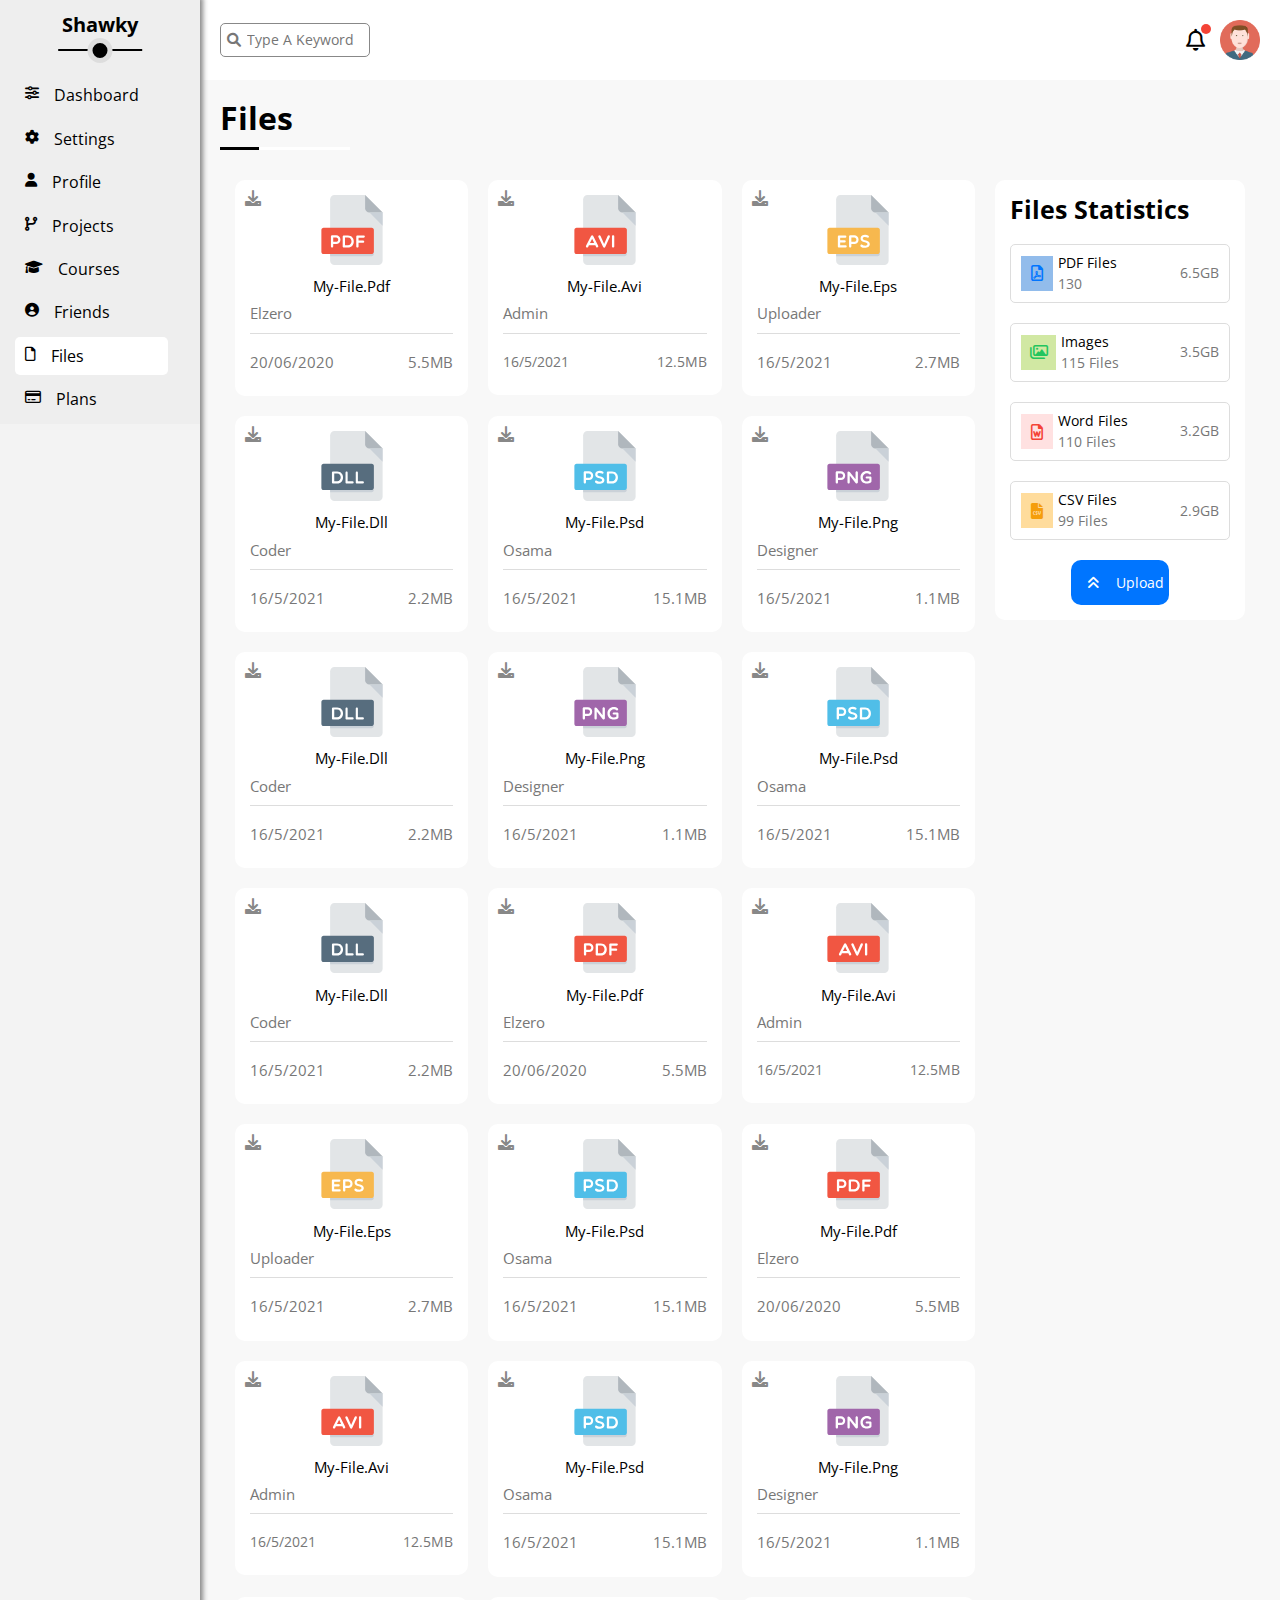
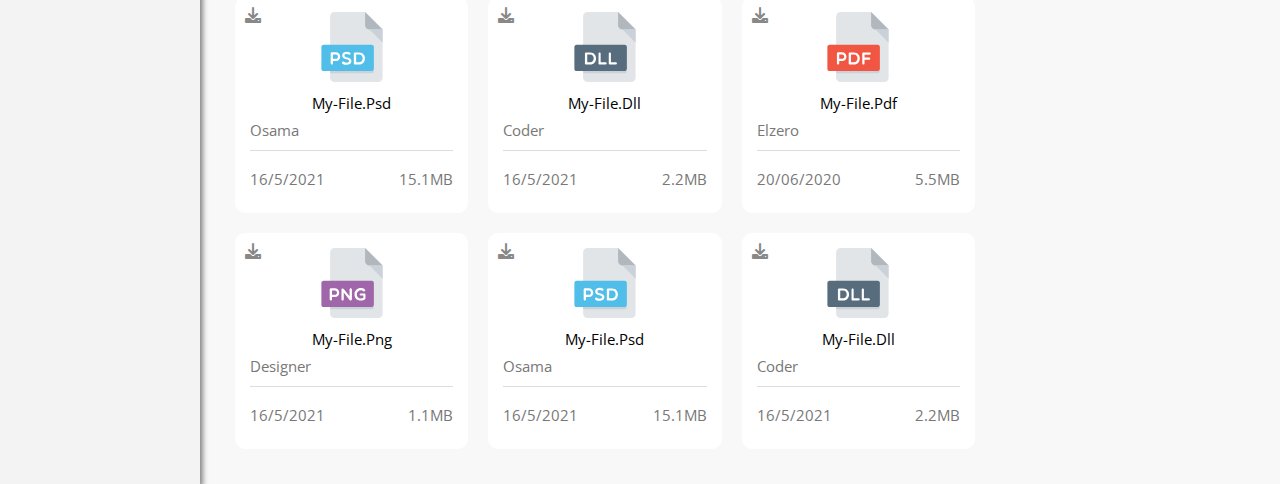
<file: files.html>
<!DOCTYPE html>
<html lang="en">

<head>
    <meta charset="UTF-8">
    <meta name="viewport" content="width=device-width, initial-scale=1.0">
    <title>Files</title>
    <link rel="icon" href="media/dashboard.png">
    <link rel="stylesheet" href="css/framework.css">
    <link rel="stylesheet" href="css/master.css">
    <link rel="stylesheet" href="css/normalize.css">
    <link rel="stylesheet" href="css/all.min.css ">
    <link rel="stylesheet" href="https://cdnjs.cloudflare.com/ajax/libs/font-awesome/6.0.0/css/all.min.css">
    <link rel="preconnect" href="https://fonts.googleapis.com">
    <link rel="preconnect" href="https://fonts.gstatic.com" crossorigin>
    <link
        href="https://fonts.googleapis.com/css2?family=Open+Sans:ital,wght@0,300;0,400;0,500;0,600;0,700;0,800;1,300;1,400;1,500;1,600;1,700;1,800&display=swap"
        rel="stylesheet">

</head>


<body>
    <div class="page flex">
        <div class="sidebar">
            <div class="content bc flex align-center ">
                <div class="head">
                    <h1 class="p-relative">Shawky</h1>
                </div>
                <div class="links">
                    <ul class="mmi-75">
                        <li class="align-center">
                            <a class="at-d tt-c tc" href="index.html">
                                <i class="fa-solid fa-sliders  fs-14"></i>
                                <span>dashboard</span>
                            </a>
                        </li>
                        <li class="align-center">
                            <a class="at-d tt-c tc" href="settings.html">
                                <i class="fa-solid fa-gear  fs-14"></i>
                                <span>settings</span>
                            </a>
                        </li>
                        <li class="align-center">
                            <a class="at-d tt-c tc" href="profile.html">
                                <i class="fa-solid fa-user  fs-14"></i>
                                <span>profile</span>
                            </a>
                        </li>
                        <li class="align-center">
                            <a class="at-d tt-c tc" href="projects.html">
                                <i class="fa-solid fa-code-branch  fs-14"></i>
                                <span>projects</span>
                            </a>
                        </li>
                        <li class="align-center">
                            <a class=" tt-c at-d tc" href="courses.html">
                                <i class="fa-solid fa-graduation-cap  fs-14"></i>
                                <span>courses</span>
                            </a>
                        </li>
                        <li class="align-center">
                            <a class="at-d tt-c tc" href="friends.html">
                                <i class="fa-solid fa-circle-user  fs-14"></i>
                                <span>friends</span>
                            </a>
                        </li>
                        <li class="align-center active">
                            <a class="at-d tt-c tc" href="files.html">
                                <i class="fa-regular fa-file  fs-14"></i>
                                <span>files</span>
                            </a>
                        </li>
                        <li class="align-center">
                            <a class="at-d tt-c tc" href="plans.html">
                                <i class="fa-regular fa-credit-card fs-14"></i>
                                <span>plans</span>
                            </a>
                        </li>

                    </ul>
                </div>
            </div>
        </div>
        <div class="content">
            <div class="search p-20 flex">
                <div class="input p-relative">
                    <i class="fas fa-search fs-14"></i>
                    <input type="search" placeholder="Type A Keyword">
                </div>
                <div class="icon flex align-center p-relative">
                    <i class="fa-regular fa-bell"></i>
                    <img class="w-40" src="media/avatar.png" alt="avatar">
                </div>
            </div>
            <div class="dashboard files bc p-20">
                <div class="head">
                    <h1 class="tt-c">files</h1>
                    <div class="range">
                        <span style="width:30%"></span>
                    </div>
                </div>
                <div class="boxes p-15">
                    <div class="basic ">
                        <div class="basic-info p-relative">
                            <i class="fa-solid fa-download c-grey top"></i>
                            <div class="one bc-w br-10 p-15">
                                <div class="head t-center bb-1 pb-10 mb-10">
                                    <img src="media/pdf.svg" alt="pdf" class="w-40 mb-10 tr">
                                    <span class="fs-15 tt-c mb-10 block">my-file.pdf</span>
                                    <span class=" block t-left tc-span fs-15 tt-c">Elzero</span>
                                </div>
                                <div class="foot justify-spacebetween pt-10 pb-10">
                                    <span class="t-left tc-span fs-15 tt-c">20/06/2020</span><span
                                        class="t-left tc-span fs-15 tt-c">5.5MB</span>
                                </div>
                            </div>
                        </div>
                        <div class="basic-info p-relative">
                            <i class="fa-solid fa-download c-grey top"></i>
                            <div class="one bc-w br-10 p-15">
                                <div class="head t-center bb-1 pb-10 mb-10">
                                    <img src="media/avi.svg" alt="pdf" class="w-40 mb-10 tr">
                                    <span class="fs-15 tt-c mb-10 block">my-file.avi</span>
                                    <span class=" block t-left tc-span fs-15 tt-c">Admin</span>
                                </div>
                                <div class="foot justify-spacebetween pt-10 pb-10">
                                    <span class="t-left tc-span fs-14 tt-c">16/5/2021</span><span
                                        class="t-left tc-span fs-14 tt-c">12.5MB</span>
                                </div>
                            </div>
                        </div>
                        <div class="basic-info p-relative">
                            <i class="fa-solid fa-download c-grey top"></i>
                            <div class="one bc-w br-10 p-15">
                                <div class="head t-center bb-1 pb-10 mb-10">
                                    <img src="media/eps.svg" alt="pdf" class="w-40 mb-10 tr">
                                    <span class="fs-15 tt-c mb-10 block">my-file.eps</span>
                                    <span class=" block t-left tc-span fs-15 tt-c">Uploader</span>
                                </div>
                                <div class="foot justify-spacebetween pt-10 pb-10">
                                    <span class="t-left tc-span fs-15 tt-c">16/5/2021</span><span
                                        class="t-left tc-span fs-15 tt-c">2.7MB</span>
                                </div>
                            </div>
                        </div>
                        <div class="basic-info p-relative">
                            <i class="fa-solid fa-download c-grey top"></i>
                            <div class="one bc-w br-10 p-15">
                                <div class="head t-center bb-1 pb-10 mb-10">
                                    <img src="media/dll.svg" alt="pdf" class="w-40 mb-10 tr">
                                    <span class="fs-15 tt-c mb-10 block">my-file.dll</span>
                                    <span class=" block t-left tc-span fs-15 tt-c">Coder </span>
                                </div>
                                <div class="foot justify-spacebetween pt-10 pb-10">
                                    <span class="t-left tc-span fs-15 tt-c">16/5/2021</span><span
                                        class="t-left tc-span fs-15 tt-c">2.2MB</span>
                                </div>
                            </div>
                        </div>
                        <div class="basic-info p-relative">
                            <i class="fa-solid fa-download c-grey top"></i>
                            <div class="one bc-w br-10 p-15">
                                <div class="head t-center bb-1 pb-10 mb-10">
                                    <img src="media/psd.svg" alt="pdf" class="w-40 mb-10 tr">
                                    <span class="fs-15 tt-c mb-10 block">my-file.psd</span>
                                    <span class=" block t-left tc-span fs-15 tt-c">Osama</span>
                                </div>
                                <div class="foot justify-spacebetween pt-10 pb-10">
                                    <span class="t-left tc-span fs-15 tt-c">16/5/2021</span><span
                                        class="t-left tc-span fs-15 tt-c">15.1MB</span>
                                </div>
                            </div>
                        </div>
                        <div class="basic-info p-relative">
                            <i class="fa-solid fa-download c-grey top"></i>
                            <div class="one bc-w br-10 p-15">
                                <div class="head t-center bb-1 pb-10 mb-10">
                                    <img src="media/png.svg" alt="pdf" class="w-40 mb-10 tr">
                                    <span class="fs-15 tt-c mb-10 block">my-file.png</span>
                                    <span class=" block t-left tc-span fs-15 tt-c">Designer </span>
                                </div>
                                <div class="foot justify-spacebetween pt-10 pb-10">
                                    <span class="t-left tc-span fs-15 tt-c">16/5/2021</span><span
                                        class="t-left tc-span fs-15 tt-c">1.1MB</span>
                                </div>
                            </div>
                        </div>
                        <div class="basic-info p-relative">
                            <i class="fa-solid fa-download c-grey top"></i>
                            <div class="one bc-w br-10 p-15">
                                <div class="head t-center bb-1 pb-10 mb-10">
                                    <img src="media/dll.svg" alt="pdf" class="w-40 mb-10 tr">
                                    <span class="fs-15 tt-c mb-10 block">my-file.dll</span>
                                    <span class=" block t-left tc-span fs-15 tt-c">Coder </span>
                                </div>
                                <div class="foot justify-spacebetween pt-10 pb-10">
                                    <span class="t-left tc-span fs-15 tt-c">16/5/2021</span><span
                                        class="t-left tc-span fs-15 tt-c">2.2MB</span>
                                </div>
                            </div>
                        </div>
                        <div class="basic-info p-relative">
                            <i class="fa-solid fa-download c-grey top"></i>
                            <div class="one bc-w br-10 p-15">
                                <div class="head t-center bb-1 pb-10 mb-10">
                                    <img src="media/png.svg" alt="pdf" class="w-40 mb-10 tr">
                                    <span class="fs-15 tt-c mb-10 block">my-file.png</span>
                                    <span class=" block t-left tc-span fs-15 tt-c">Designer </span>
                                </div>
                                <div class="foot justify-spacebetween pt-10 pb-10">
                                    <span class="t-left tc-span fs-15 tt-c">16/5/2021</span><span
                                        class="t-left tc-span fs-15 tt-c">1.1MB</span>
                                </div>
                            </div>
                        </div>
                        <div class="basic-info p-relative">
                            <i class="fa-solid fa-download c-grey top"></i>
                            <div class="one bc-w br-10 p-15">
                                <div class="head t-center bb-1 pb-10 mb-10">
                                    <img src="media/psd.svg" alt="pdf" class="w-40 mb-10 tr">
                                    <span class="fs-15 tt-c mb-10 block">my-file.psd</span>
                                    <span class=" block t-left tc-span fs-15 tt-c">Osama</span>
                                </div>
                                <div class="foot justify-spacebetween pt-10 pb-10">
                                    <span class="t-left tc-span fs-15 tt-c">16/5/2021</span><span
                                        class="t-left tc-span fs-15 tt-c">15.1MB</span>
                                </div>
                            </div>
                        </div>
                        <div class="basic-info p-relative">
                            <i class="fa-solid fa-download c-grey top"></i>
                            <div class="one bc-w br-10 p-15">
                                <div class="head t-center bb-1 pb-10 mb-10">
                                    <img src="media/dll.svg" alt="pdf" class="w-40 mb-10 tr">
                                    <span class="fs-15 tt-c mb-10 block">my-file.dll</span>
                                    <span class=" block t-left tc-span fs-15 tt-c">Coder </span>
                                </div>
                                <div class="foot justify-spacebetween pt-10 pb-10">
                                    <span class="t-left tc-span fs-15 tt-c">16/5/2021</span><span
                                        class="t-left tc-span fs-15 tt-c">2.2MB</span>
                                </div>
                            </div>
                        </div>
                        <div class="basic-info p-relative">
                            <i class="fa-solid fa-download c-grey top"></i>
                            <div class="one bc-w br-10 p-15">
                                <div class="head t-center bb-1 pb-10 mb-10">
                                    <img src="media/pdf.svg" alt="pdf" class="w-40 mb-10 tr">
                                    <span class="fs-15 tt-c mb-10 block">my-file.pdf</span>
                                    <span class=" block t-left tc-span fs-15 tt-c">Elzero</span>
                                </div>
                                <div class="foot justify-spacebetween pt-10 pb-10">
                                    <span class="t-left tc-span fs-15 tt-c">20/06/2020</span><span
                                        class="t-left tc-span fs-15 tt-c">5.5MB</span>
                                </div>
                            </div>
                        </div>
                        <div class="basic-info p-relative">
                            <i class="fa-solid fa-download c-grey top"></i>
                            <div class="one bc-w br-10 p-15">
                                <div class="head t-center bb-1 pb-10 mb-10">
                                    <img src="media/avi.svg" alt="pdf" class="w-40 mb-10 tr">
                                    <span class="fs-15 tt-c mb-10 block">my-file.avi</span>
                                    <span class=" block t-left tc-span fs-15 tt-c">Admin</span>
                                </div>
                                <div class="foot justify-spacebetween pt-10 pb-10">
                                    <span class="t-left tc-span fs-14 tt-c">16/5/2021</span><span
                                        class="t-left tc-span fs-14 tt-c">12.5MB</span>
                                </div>
                            </div>
                        </div>
                        <div class="basic-info p-relative">
                            <i class="fa-solid fa-download c-grey top"></i>
                            <div class="one bc-w br-10 p-15">
                                <div class="head t-center bb-1 pb-10 mb-10">
                                    <img src="media/eps.svg" alt="pdf" class="w-40 mb-10 tr">
                                    <span class="fs-15 tt-c mb-10 block">my-file.eps</span>
                                    <span class=" block t-left tc-span fs-15 tt-c">Uploader</span>
                                </div>
                                <div class="foot justify-spacebetween pt-10 pb-10">
                                    <span class="t-left tc-span fs-15 tt-c">16/5/2021</span><span
                                        class="t-left tc-span fs-15 tt-c">2.7MB</span>
                                </div>
                            </div>
                        </div>
                        <div class="basic-info p-relative">
                            <i class="fa-solid fa-download c-grey top"></i>
                            <div class="one bc-w br-10 p-15">
                                <div class="head t-center bb-1 pb-10 mb-10">
                                    <img src="media/psd.svg" alt="pdf" class="w-40 mb-10 tr">
                                    <span class="fs-15 tt-c mb-10 block">my-file.psd</span>
                                    <span class=" block t-left tc-span fs-15 tt-c">Osama</span>
                                </div>
                                <div class="foot justify-spacebetween pt-10 pb-10">
                                    <span class="t-left tc-span fs-15 tt-c">16/5/2021</span><span
                                        class="t-left tc-span fs-15 tt-c">15.1MB</span>
                                </div>
                            </div>
                        </div>
                        <div class="basic-info p-relative">
                            <i class="fa-solid fa-download c-grey top"></i>
                            <div class="one bc-w br-10 p-15">
                                <div class="head t-center bb-1 pb-10 mb-10">
                                    <img src="media/pdf.svg" alt="pdf" class="w-40 mb-10 tr">
                                    <span class="fs-15 tt-c mb-10 block">my-file.pdf</span>
                                    <span class=" block t-left tc-span fs-15 tt-c">Elzero</span>
                                </div>
                                <div class="foot justify-spacebetween pt-10 pb-10">
                                    <span class="t-left tc-span fs-15 tt-c">20/06/2020</span><span
                                        class="t-left tc-span fs-15 tt-c">5.5MB</span>
                                </div>
                            </div>
                        </div>
                        <div class="basic-info p-relative">
                            <i class="fa-solid fa-download c-grey top"></i>
                            <div class="one bc-w br-10 p-15">
                                <div class="head t-center bb-1 pb-10 mb-10">
                                    <img src="media/avi.svg" alt="pdf" class="w-40 mb-10 tr">
                                    <span class="fs-15 tt-c mb-10 block">my-file.avi</span>
                                    <span class=" block t-left tc-span fs-15 tt-c">Admin</span>
                                </div>
                                <div class="foot justify-spacebetween pt-10 pb-10">
                                    <span class="t-left tc-span fs-14 tt-c">16/5/2021</span><span
                                        class="t-left tc-span fs-14 tt-c">12.5MB</span>
                                </div>
                            </div>
                        </div>
                        <div class="basic-info p-relative">
                            <i class="fa-solid fa-download c-grey top"></i>
                            <div class="one bc-w br-10 p-15">
                                <div class="head t-center bb-1 pb-10 mb-10">
                                    <img src="media/psd.svg" alt="pdf" class="w-40 mb-10 tr">
                                    <span class="fs-15 tt-c mb-10 block">my-file.psd</span>
                                    <span class=" block t-left tc-span fs-15 tt-c">Osama</span>
                                </div>
                                <div class="foot justify-spacebetween pt-10 pb-10">
                                    <span class="t-left tc-span fs-15 tt-c">16/5/2021</span><span
                                        class="t-left tc-span fs-15 tt-c">15.1MB</span>
                                </div>
                            </div>
                        </div>
                        <div class="basic-info p-relative">
                            <i class="fa-solid fa-download c-grey top"></i>
                            <div class="one bc-w br-10 p-15">
                                <div class="head t-center bb-1 pb-10 mb-10">
                                    <img src="media/png.svg" alt="pdf" class="w-40 mb-10 tr">
                                    <span class="fs-15 tt-c mb-10 block">my-file.png</span>
                                    <span class=" block t-left tc-span fs-15 tt-c">Designer </span>
                                </div>
                                <div class="foot justify-spacebetween pt-10 pb-10">
                                    <span class="t-left tc-span fs-15 tt-c">16/5/2021</span><span
                                        class="t-left tc-span fs-15 tt-c">1.1MB</span>
                                </div>
                            </div>
                        </div>
                        <div class="basic-info p-relative">
                            <i class="fa-solid fa-download c-grey top"></i>
                            <div class="one bc-w br-10 p-15">
                                <div class="head t-center bb-1 pb-10 mb-10">
                                    <img src="media/psd.svg" alt="pdf" class="w-40 mb-10 tr">
                                    <span class="fs-15 tt-c mb-10 block">my-file.psd</span>
                                    <span class=" block t-left tc-span fs-15 tt-c">Osama</span>
                                </div>
                                <div class="foot justify-spacebetween pt-10 pb-10">
                                    <span class="t-left tc-span fs-15 tt-c">16/5/2021</span><span
                                        class="t-left tc-span fs-15 tt-c">15.1MB</span>
                                </div>
                            </div>
                        </div>
                        <div class="basic-info p-relative">
                            <i class="fa-solid fa-download c-grey top"></i>
                            <div class="one bc-w br-10 p-15">
                                <div class="head t-center bb-1 pb-10 mb-10">
                                    <img src="media/dll.svg" alt="pdf" class="w-40 mb-10 tr">
                                    <span class="fs-15 tt-c mb-10 block">my-file.dll</span>
                                    <span class=" block t-left tc-span fs-15 tt-c">Coder </span>
                                </div>
                                <div class="foot justify-spacebetween pt-10 pb-10">
                                    <span class="t-left tc-span fs-15 tt-c">16/5/2021</span><span
                                        class="t-left tc-span fs-15 tt-c">2.2MB</span>
                                </div>
                            </div>
                        </div>
                        <div class="basic-info p-relative">
                            <i class="fa-solid fa-download c-grey top"></i>
                            <div class="one bc-w br-10 p-15">
                                <div class="head t-center bb-1 pb-10 mb-10">
                                    <img src="media/pdf.svg" alt="pdf" class="w-40 mb-10 tr">
                                    <span class="fs-15 tt-c mb-10 block">my-file.pdf</span>
                                    <span class=" block t-left tc-span fs-15 tt-c">Elzero</span>
                                </div>
                                <div class="foot justify-spacebetween pt-10 pb-10">
                                    <span class="t-left tc-span fs-15 tt-c">20/06/2020</span><span
                                        class="t-left tc-span fs-15 tt-c">5.5MB</span>
                                </div>
                            </div>
                        </div>
                        <div class="basic-info p-relative">
                            <i class="fa-solid fa-download c-grey top"></i>
                            <div class="one bc-w br-10 p-15">
                                <div class="head t-center bb-1 pb-10 mb-10">
                                    <img src="media/png.svg" alt="pdf" class="w-40 mb-10 tr">
                                    <span class="fs-15 tt-c mb-10 block">my-file.png</span>
                                    <span class=" block t-left tc-span fs-15 tt-c">Designer </span>
                                </div>
                                <div class="foot justify-spacebetween pt-10 pb-10">
                                    <span class="t-left tc-span fs-15 tt-c">16/5/2021</span><span
                                        class="t-left tc-span fs-15 tt-c">1.1MB</span>
                                </div>
                            </div>
                        </div>
                        <div class="basic-info p-relative">
                            <i class="fa-solid fa-download c-grey top"></i>
                            <div class="one bc-w br-10 p-15">
                                <div class="head t-center bb-1 pb-10 mb-10">
                                    <img src="media/psd.svg" alt="pdf" class="w-40 mb-10 tr">
                                    <span class="fs-15 tt-c mb-10 block">my-file.psd</span>
                                    <span class=" block t-left tc-span fs-15 tt-c">Osama</span>
                                </div>
                                <div class="foot justify-spacebetween pt-10 pb-10">
                                    <span class="t-left tc-span fs-15 tt-c">16/5/2021</span><span
                                        class="t-left tc-span fs-15 tt-c">15.1MB</span>
                                </div>
                            </div>
                        </div>
                        <div class="basic-info p-relative">
                            <i class="fa-solid fa-download c-grey top"></i>
                            <div class="one bc-w br-10 p-15">
                                <div class="head t-center bb-1 pb-10 mb-10">
                                    <img src="media/dll.svg" alt="pdf" class="w-40 mb-10 tr">
                                    <span class="fs-15 tt-c mb-10 block">my-file.dll</span>
                                    <span class=" block t-left tc-span fs-15 tt-c">Coder </span>
                                </div>
                                <div class="foot justify-spacebetween pt-10 pb-10">
                                    <span class="t-left tc-span fs-15 tt-c">16/5/2021</span><span
                                        class="t-left tc-span fs-15 tt-c">2.2MB</span>
                                </div>
                            </div>
                        </div>
                    </div>
                    <div class="other bc-w br-10 p-15">
                        <h1 class="m-0 mb-10 fs-25 pb-10">Files Statistics</h1>
                        <div class="other-info mp-20 p-10 justify-spacebetween b-1 br-5">
                            <div class="box-info justify-center">
                                <i
                                    class="fa-regular fa-file-pdf justify-center c-blue icon p-10 bc-secound-color mr-5"></i>
                                <div class="info">
                                    <span class="tt-c fs-14 block mb-5">PDF Files</span>
                                    <span class="tc-span fs-14 block">130</span>
                                </div>
                            </div>
                            <span class="tc-span fs-14 ">6.5GB</span>
                        </div>
                        <div class="other-info mp-20 p-10 justify-spacebetween b-1 br-5">
                            <div class="box-info justify-center">
                                <i
                                    class="fa-regular fa-images justify-center c-green icon p-10 bc-secound-color mr-5"></i>
                                <div class="info">
                                    <span class="tt-c fs-14 block mb-5">Images</span>
                                    <span class="tc-span fs-14 block">115 Files</span>
                                </div>
                            </div>
                            <span class="tc-span fs-14 ">3.5GB</span>
                        </div>
                        <div class="other-info mp-20 p-10 justify-spacebetween b-1 br-5">
                            <div class="box-info justify-center">
                                <i
                                    class="fa-regular fa-file-word justify-center c-red icon p-10 bc-secound-color mr-5"></i>
                                <div class="info">
                                    <span class="tt-c fs-14 block mb-5">Word Files</span>
                                    <span class="tc-span fs-14 block">110 Files</span>
                                </div>
                            </div>
                            <span class="tc-span fs-14 ">3.2GB</span>
                        </div>
                        <div class="other-info mp-20 p-10 justify-spacebetween b-1 br-5">
                            <div class="box-info justify-center">
                                <i
                                    class="fa-solid fa-file-csv justify-center c-orange  icon p-10 bc-secound-color mr-5"></i>
                                <div class="info">
                                    <span class="tt-c fs-14 block mb-5">CSV Files</span>
                                    <span class="tc-span fs-14 block">99 Files</span>
                                </div>
                            </div>
                            <span class="tc-span fs-14 ">2.9GB</span>
                        </div>
                        <a href="#"
                            class="p-5 br-10 mt-20 c-white bc-blue fs-14 tt-c t-center justify-center m-auto w-fit">
                            <i class="fa-solid fa-angles-up mr-5 fs-14"></i>
                            upload
                        </a>
                    </div>
                </div>
            </div>
        </div>
    </div>
</body>

</html>
</file>
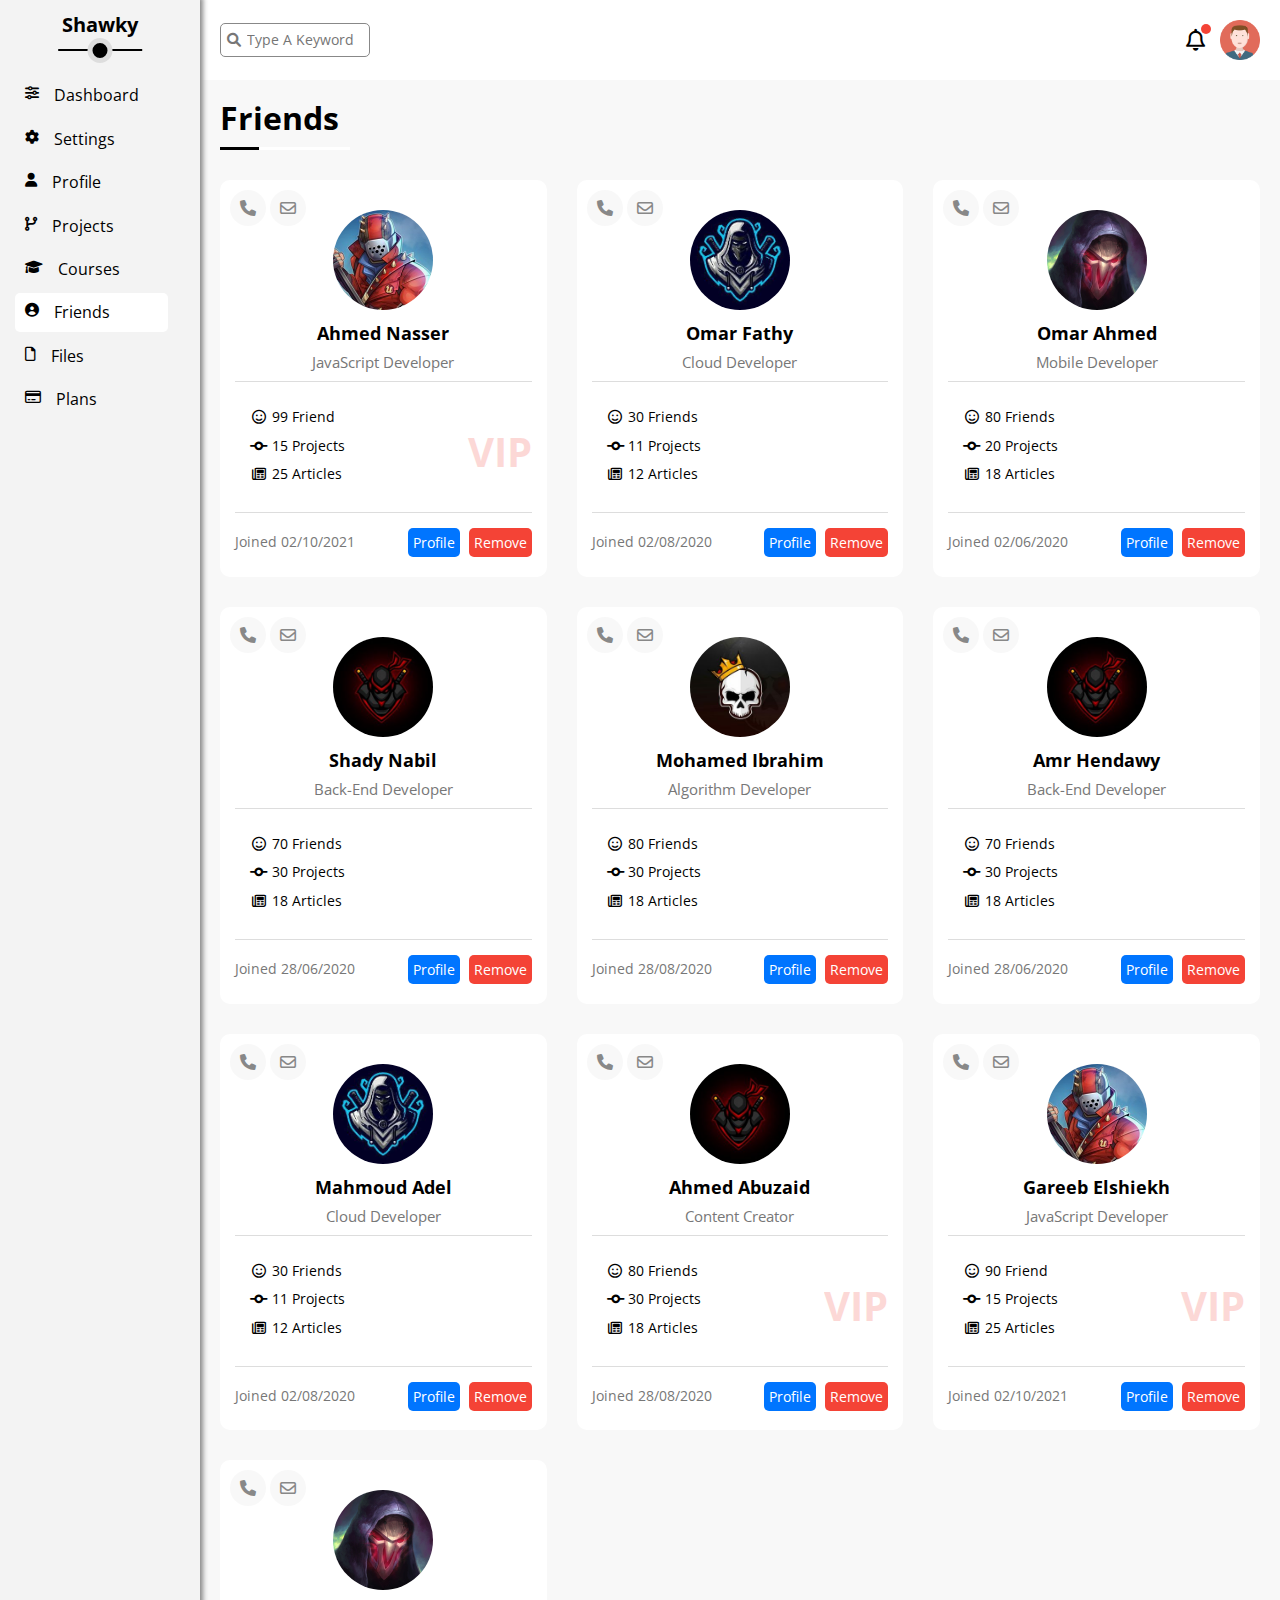
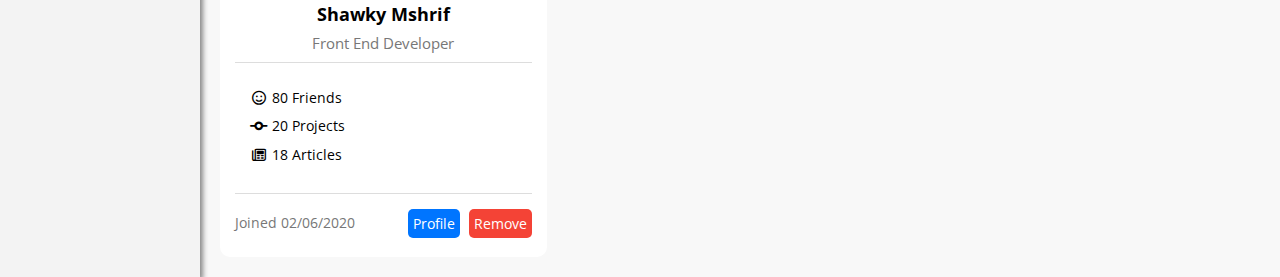
<file: friends.html>
<!DOCTYPE html>
<html lang="en">

<head>
    <meta charset="UTF-8">
    <meta name="viewport" content="width=device-width, initial-scale=1.0">
    <title>Friends</title>
    <link rel="icon" href="media/dashboard.png">
    <link rel="stylesheet" href="css/framework.css">
    <link rel="stylesheet" href="css/master.css">
    <link rel="stylesheet" href="css/normalize.css">
    <link rel="stylesheet" href="css/all.min.css ">
    <link rel="stylesheet" href="https://cdnjs.cloudflare.com/ajax/libs/font-awesome/6.0.0/css/all.min.css">
    <link rel="preconnect" href="https://fonts.googleapis.com">
    <link rel="preconnect" href="https://fonts.gstatic.com" crossorigin>
    <link
        href="https://fonts.googleapis.com/css2?family=Open+Sans:ital,wght@0,300;0,400;0,500;0,600;0,700;0,800;1,300;1,400;1,500;1,600;1,700;1,800&display=swap"
        rel="stylesheet">

</head>


<body>
    <div class="page flex">
        <div class="sidebar">
            <div class="content flex align-center ">
                <div class="head">
                    <h1 class="p-relative">Shawky</h1>
                </div>
                <div class="links">
                    <ul class="mmi-75">
                        <li class="align-center">
                            <a class="at-d tt-c tc" href="index.html">
                                <i class="fa-solid fa-sliders  fs-14"></i>
                                <span>dashboard</span>
                            </a>
                        </li>
                        <li class="align-center">
                            <a class="at-d tt-c tc" href="settings.html">
                                <i class="fa-solid fa-gear  fs-14"></i>
                                <span>settings</span>
                            </a>
                        </li>
                        <li class="align-center">
                            <a class="at-d tt-c tc" href="profile.html">
                                <i class="fa-solid fa-user  fs-14"></i>
                                <span>profile</span>
                            </a>
                        </li>
                        <li class="align-center">
                            <a class="at-d tt-c tc" href="projects.html">
                                <i class="fa-solid fa-code-branch  fs-14"></i>
                                <span>projects</span>
                            </a>
                        </li>
                        <li class="align-center">
                            <a class=" tt-c at-d tc" href="courses.html">
                                <i class="fa-solid fa-graduation-cap  fs-14"></i>
                                <span>courses</span>
                            </a>
                        </li>
                        <li class="align-center active">
                            <a class="at-d tt-c tc" href="friends.html">
                                <i class="fa-solid fa-circle-user  fs-14"></i>
                                <span>friends</span>
                            </a>
                        </li>
                        <li class="align-center">
                            <a class="at-d tt-c tc" href="files.html">
                                <i class="fa-regular fa-file  fs-14"></i>
                                <span>files</span>
                            </a>
                        </li>
                        <li class="align-center">
                            <a class="at-d tt-c tc" href="plans.html">
                                <i class="fa-regular fa-credit-card fs-14"></i>
                                <span>plans</span>
                            </a>
                        </li>

                    </ul>
                </div>
            </div>
        </div>
        <div class="content">
            <div class="search p-20 flex">
                <div class="input p-relative">
                    <i class="fas fa-search fs-14"></i>
                    <input type="search" placeholder="Type A Keyword">
                </div>
                <div class="icon flex align-center p-relative">
                    <i class="fa-regular fa-bell"></i>
                    <img class="w-40" src="media/avatar.png" alt="avatar">
                </div>
            </div>
            <div class="dashboard bc friends p-20">
                <div class="head">
                    <h1 class="tt-c">friends</h1>
                    <div class="range">
                        <span style="width:30%"></span>
                    </div>
                </div>
                <div class="boxes">
                    <div class="box p-15 br-10 bc-w p-relative">
                        <div class="icons-info">
                            <i class="fa-solid fa-phone p-10 br-50 bc c-grey tr"></i>
                            <i class="fa-regular fa-envelope p-10 br-50 bc c-grey tr"></i>
                        </div>
                        <div class="head t-center bb-1 pb-10 mb-10 p-15">
                            <img src="media/friend-01.jpg" alt="friend-01" class="br-50 mb-10 ">
                            <h2 class="m-0 mb-10 tt-c fs-18">ahmed nasser</h2>
                            <span class="tc-span fs-15 block tt-c">JavaScript Developer</span>
                        </div>
                        <div class="mid justify-spacebetween bb-1">
                            <div class="icons p-15 pb-10 mb-10">
                                <div class="icon mb-10">
                                    <i class="fa-regular fa-face-smile fa-fw fs-14"></i>
                                    <span class="tt-c fs-14">99 Friend</span>
                                </div>
                                <div class="icon mb-10">
                                    <i class="fa-solid fa-code-commit fa-fw fs-14"></i>
                                    <span class="tt-c fs-14">15 Projects</span>
                                </div>
                                <div class="icon mb-10">
                                    <i class="fa-regular fa-newspaper fa-fw fs-14"></i>
                                    <span class="tt-c fs-14">25 Articles</span>
                                </div>
                            </div>
                            <span class="block fs-40 o-20 fw-b c-red">VIP</span>
                        </div>
                        <div class="foot justify-spacebetween pb-10 pt-20">
                            <span class="block tc-span fs-14 tt-c">Joined 02/10/2021</span>
                            <div class="link">
                                <a class="bc-blue c-white p-5 mr-5 br-5 tt-c fs-14" href="profile.html">profile</a>
                                <a class="bc-red c-white p-5 br-5 tt-c fs-14" href="#">remove</a>
                            </div>
                        </div>
                    </div>
                    <div class="box p-15 br-10 bc-w p-relative">
                        <div class="icons-info">
                            <i class="fa-solid fa-phone p-10 br-50 bc c-grey tr"></i>
                            <i class="fa-regular fa-envelope p-10 br-50 bc c-grey tr"></i>
                        </div>
                        <div class="head t-center bb-1 pb-10 mb-10 p-15">
                            <img src="media/friend-02.jpg" alt="friend-02" class="br-50 mb-10 ">
                            <h2 class="m-0 mb-10 tt-c fs-18">Omar Fathy</h2>
                            <span class="tc-span fs-15 block tt-c">Cloud Developer</span>
                        </div>
                        <div class="mid justify-spacebetween bb-1">
                            <div class="icons p-15 pb-10 mb-10">
                                <div class="icon mb-10">
                                    <i class="fa-regular fa-face-smile fa-fw fs-14"></i>
                                    <span class="tt-c fs-14">30 Friends</span>
                                </div>
                                <div class="icon mb-10">
                                    <i class="fa-solid fa-code-commit fa-fw fs-14"></i>
                                    <span class="tt-c fs-14">11 Projects</span>
                                </div>
                                <div class="icon mb-10">
                                    <i class="fa-regular fa-newspaper fa-fw fs-14"></i>
                                    <span class="tt-c fs-14">12 Articles</span>
                                </div>
                            </div>
                        </div>
                        <div class="foot justify-spacebetween pb-10 pt-20">
                            <span class="block tc-span fs-14 tt-c">Joined 02/08/2020</span>
                            <div class="link">
                                <a class="bc-blue c-white p-5 mr-5 br-5 tt-c fs-14" href="profile.html">profile</a>
                                <a class="bc-red c-white p-5 br-5 tt-c fs-14" href="#">remove</a>
                            </div>
                        </div>
                    </div>
                    <div class="box p-15 br-10 bc-w p-relative">
                        <div class="icons-info">
                            <i class="fa-solid fa-phone p-10 br-50 bc c-grey tr"></i>
                            <i class="fa-regular fa-envelope p-10 br-50 bc c-grey tr"></i>
                        </div>
                        <div class="head t-center bb-1 pb-10 mb-10 p-15">
                            <img src="media/friend-03.jpg" alt="friend-03" class="br-50 mb-10 ">
                            <h2 class="m-0 mb-10 tt-c fs-18">Omar Ahmed</h2>
                            <span class="tc-span fs-15 block tt-c">Mobile Developer</span>
                        </div>
                        <div class="mid justify-spacebetween bb-1">
                            <div class="icons p-15 pb-10 mb-10">
                                <div class="icon mb-10">
                                    <i class="fa-regular fa-face-smile fa-fw fs-14"></i>
                                    <span class="tt-c fs-14">80 Friends</span>
                                </div>
                                <div class="icon mb-10">
                                    <i class="fa-solid fa-code-commit fa-fw fs-14"></i>
                                    <span class="tt-c fs-14">20 Projects</span>
                                </div>
                                <div class="icon mb-10">
                                    <i class="fa-regular fa-newspaper fa-fw fs-14"></i>
                                    <span class="tt-c fs-14">18 Articles</span>
                                </div>
                            </div>
                        </div>
                        <div class="foot justify-spacebetween pb-10 pt-20">
                            <span class="block tc-span fs-14 tt-c">Joined 02/06/2020</span>
                            <div class="link">
                                <a class="bc-blue c-white p-5 mr-5 br-5 tt-c fs-14" href="profile.html">profile</a>
                                <a class="bc-red c-white p-5 br-5 tt-c fs-14" href="#">remove</a>
                            </div>
                        </div>
                    </div>
                    <div class="box p-15 br-10 bc-w p-relative">
                        <div class="icons-info">
                            <i class="fa-solid fa-phone p-10 br-50 bc c-grey tr"></i>
                            <i class="fa-regular fa-envelope p-10 br-50 bc c-grey tr"></i>
                        </div>
                        <div class="head t-center bb-1 pb-10 mb-10 p-15">
                            <img src="media/friend-04.jpg" alt="friend-04" class="br-50 mb-10 ">
                            <h2 class="m-0 mb-10 tt-c fs-18">Shady Nabil</h2>
                            <span class="tc-span fs-15 block tt-c">Back-End Developer</span>
                        </div>
                        <div class="mid justify-spacebetween bb-1">
                            <div class="icons p-15 pb-10 mb-10">
                                <div class="icon mb-10">
                                    <i class="fa-regular fa-face-smile fa-fw fs-14"></i>
                                    <span class="tt-c fs-14">70 Friends</span>
                                </div>
                                <div class="icon mb-10">
                                    <i class="fa-solid fa-code-commit fa-fw fs-14"></i>
                                    <span class="tt-c fs-14">30 Projects</span>
                                </div>
                                <div class="icon mb-10">
                                    <i class="fa-regular fa-newspaper fa-fw fs-14"></i>
                                    <span class="tt-c fs-14">18 Articles</span>
                                </div>
                            </div>
                        </div>
                        <div class="foot justify-spacebetween pb-10 pt-20">
                            <span class="block tc-span fs-14 tt-c">Joined 28/06/2020</span>
                            <div class="link">
                                <a class="bc-blue c-white p-5 mr-5 br-5 tt-c fs-14" href="profile.html">profile</a>
                                <a class="bc-red c-white p-5 br-5 tt-c fs-14" href="#">remove</a>
                            </div>
                        </div>
                    </div>
                    <div class="box p-15 br-10 bc-w p-relative">
                        <div class="icons-info">
                            <i class="fa-solid fa-phone p-10 br-50 bc c-grey tr"></i>
                            <i class="fa-regular fa-envelope p-10 br-50 bc c-grey tr"></i>
                        </div>
                        <div class="head t-center bb-1 pb-10 mb-10 p-15">
                            <img src="media/friend-05.jpg" alt="friend-05" class="br-50 mb-10 ">
                            <h2 class="m-0 mb-10 tt-c fs-18">Mohamed Ibrahim</h2>
                            <span class="tc-span fs-15 block tt-c">Algorithm Developer</span>
                        </div>
                        <div class="mid justify-spacebetween bb-1">
                            <div class="icons p-15 pb-10 mb-10">
                                <div class="icon mb-10">
                                    <i class="fa-regular fa-face-smile fa-fw fs-14"></i>
                                    <span class="tt-c fs-14">80 Friends</span>
                                </div>
                                <div class="icon mb-10">
                                    <i class="fa-solid fa-code-commit fa-fw fs-14"></i>
                                    <span class="tt-c fs-14">30 Projects</span>
                                </div>
                                <div class="icon mb-10">
                                    <i class="fa-regular fa-newspaper fa-fw fs-14"></i>
                                    <span class="tt-c fs-14">18 Articles</span>
                                </div>
                            </div>
                        </div>
                        <div class="foot justify-spacebetween pb-10 pt-20">
                            <span class="block tc-span fs-14 tt-c">Joined 28/08/2020</span>
                            <div class="link">
                                <a class="bc-blue c-white p-5 mr-5 br-5 tt-c fs-14" href="profile.html">profile</a>
                                <a class="bc-red c-white p-5 br-5 tt-c fs-14" href="#">remove</a>
                            </div>
                        </div>
                    </div>
                    <div class="box p-15 br-10 bc-w p-relative">
                        <div class="icons-info">
                            <i class="fa-solid fa-phone p-10 br-50 bc c-grey tr"></i>
                            <i class="fa-regular fa-envelope p-10 br-50 bc c-grey tr"></i>
                        </div>
                        <div class="head t-center bb-1 pb-10 mb-10 p-15">
                            <img src="media/friend-04.jpg" alt="friend-04" class="br-50 mb-10 ">
                            <h2 class="m-0 mb-10 tt-c fs-18">Amr Hendawy</h2>
                            <span class="tc-span fs-15 block tt-c">Back-End Developer</span>
                        </div>
                        <div class="mid justify-spacebetween bb-1">
                            <div class="icons p-15 pb-10 mb-10">
                                <div class="icon mb-10">
                                    <i class="fa-regular fa-face-smile fa-fw fs-14"></i>
                                    <span class="tt-c fs-14">70 Friends</span>
                                </div>
                                <div class="icon mb-10">
                                    <i class="fa-solid fa-code-commit fa-fw fs-14"></i>
                                    <span class="tt-c fs-14">30 Projects</span>
                                </div>
                                <div class="icon mb-10">
                                    <i class="fa-regular fa-newspaper fa-fw fs-14"></i>
                                    <span class="tt-c fs-14">18 Articles</span>
                                </div>
                            </div>
                        </div>
                        <div class="foot justify-spacebetween pb-10 pt-20">
                            <span class="block tc-span fs-14 tt-c">Joined 28/06/2020</span>
                            <div class="link">
                                <a class="bc-blue c-white p-5 mr-5 br-5 tt-c fs-14" href="profile.html">profile</a>
                                <a class="bc-red c-white p-5 br-5 tt-c fs-14" href="#">remove</a>
                            </div>
                        </div>
                    </div>
                    <div class="box p-15 br-10 bc-w p-relative">
                        <div class="icons-info">
                            <i class="fa-solid fa-phone p-10 br-50 bc c-grey tr"></i>
                            <i class="fa-regular fa-envelope p-10 br-50 bc c-grey tr"></i>
                        </div>
                        <div class="head t-center bb-1 pb-10 mb-10 p-15">
                            <img src="media/friend-02.jpg" alt="friend-02" class="br-50 mb-10 ">
                            <h2 class="m-0 mb-10 tt-c fs-18">Mahmoud Adel</h2>
                            <span class="tc-span fs-15 block tt-c">Cloud Developer</span>
                        </div>
                        <div class="mid justify-spacebetween bb-1">
                            <div class="icons p-15 pb-10 mb-10">
                                <div class="icon mb-10">
                                    <i class="fa-regular fa-face-smile fa-fw fs-14"></i>
                                    <span class="tt-c fs-14">30 Friends</span>
                                </div>
                                <div class="icon mb-10">
                                    <i class="fa-solid fa-code-commit fa-fw fs-14"></i>
                                    <span class="tt-c fs-14">11 Projects</span>
                                </div>
                                <div class="icon mb-10">
                                    <i class="fa-regular fa-newspaper fa-fw fs-14"></i>
                                    <span class="tt-c fs-14">12 Articles</span>
                                </div>
                            </div>
                        </div>
                        <div class="foot justify-spacebetween pb-10 pt-20">
                            <span class="block tc-span fs-14 tt-c">Joined 02/08/2020</span>
                            <div class="link">
                                <a class="bc-blue c-white p-5 mr-5 br-5 tt-c fs-14" href="profile.html">profile</a>
                                <a class="bc-red c-white p-5 br-5 tt-c fs-14" href="#">remove</a>
                            </div>
                        </div>
                    </div>
                    <div class="box p-15 br-10 bc-w p-relative">
                        <div class="icons-info">
                            <i class="fa-solid fa-phone p-10 br-50 bc c-grey tr"></i>
                            <i class="fa-regular fa-envelope p-10 br-50 bc c-grey tr"></i>
                        </div>
                        <div class="head t-center bb-1 pb-10 mb-10 p-15">
                            <img src="media/friend-04.jpg" alt="friend-04" class="br-50 mb-10 ">
                            <h2 class="m-0 mb-10 tt-c fs-18">Ahmed Abuzaid</h2>
                            <span class="tc-span fs-15 block tt-c">Content Creator</span>
                        </div>
                        <div class="mid justify-spacebetween bb-1">
                            <div class="icons p-15 pb-10 mb-10">
                                <div class="icon mb-10">
                                    <i class="fa-regular fa-face-smile fa-fw fs-14"></i>
                                    <span class="tt-c fs-14">80 Friends</span>
                                </div>
                                <div class="icon mb-10">
                                    <i class="fa-solid fa-code-commit fa-fw fs-14"></i>
                                    <span class="tt-c fs-14">30 Projects</span>
                                </div>
                                <div class="icon mb-10">
                                    <i class="fa-regular fa-newspaper fa-fw fs-14"></i>
                                    <span class="tt-c fs-14">18 Articles</span>
                                </div>
                            </div>
                            <span class="block fs-40 o-20 fw-b c-red">VIP</span>
                        </div>
                        <div class="foot justify-spacebetween pb-10 pt-20">
                            <span class="block tc-span fs-14 tt-c">Joined 28/08/2020</span>
                            <div class="link">
                                <a class="bc-blue c-white p-5 mr-5 br-5 tt-c fs-14" href="profile.html">profile</a>
                                <a class="bc-red c-white p-5 br-5 tt-c fs-14" href="#">remove</a>
                            </div>
                        </div>
                    </div>
                    <div class="box p-15 br-10 bc-w p-relative">
                        <div class="icons-info">
                            <i class="fa-solid fa-phone p-10 br-50 bc c-grey tr"></i>
                            <i class="fa-regular fa-envelope p-10 br-50 bc c-grey tr"></i>
                        </div>
                        <div class="head t-center bb-1 pb-10 mb-10 p-15">
                            <img src="media/friend-01.jpg" alt="friend-01" class="br-50 mb-10 ">
                            <h2 class="m-0 mb-10 tt-c fs-18">Gareeb Elshiekh</h2>
                            <span class="tc-span fs-15 block tt-c">JavaScript Developer</span>
                        </div>
                        <div class="mid justify-spacebetween bb-1">
                            <div class="icons p-15 pb-10 mb-10">
                                <div class="icon mb-10">
                                    <i class="fa-regular fa-face-smile fa-fw fs-14"></i>
                                    <span class="tt-c fs-14">90 Friend</span>
                                </div>
                                <div class="icon mb-10">
                                    <i class="fa-solid fa-code-commit fa-fw fs-14"></i>
                                    <span class="tt-c fs-14">15 Projects</span>
                                </div>
                                <div class="icon mb-10">
                                    <i class="fa-regular fa-newspaper fa-fw fs-14"></i>
                                    <span class="tt-c fs-14">25 Articles</span>
                                </div>
                            </div>
                            <span class="block fs-40 o-20 fw-b c-red">VIP</span>
                        </div>
                        <div class="foot justify-spacebetween pb-10 pt-20">
                            <span class="block tc-span fs-14 tt-c">Joined 02/10/2021</span>
                            <div class="link">
                                <a class="bc-blue c-white p-5 mr-5 br-5 tt-c fs-14" href="profile.html">profile</a>
                                <a class="bc-red c-white p-5 br-5 tt-c fs-14" href="#">remove</a>
                            </div>
                        </div>
                    </div>
                    <div class="box p-15 br-10 bc-w p-relative">
                        <div class="icons-info">
                            <i class="fa-solid fa-phone p-10 br-50 bc c-grey tr"></i>
                            <i class="fa-regular fa-envelope p-10 br-50 bc c-grey tr"></i>
                        </div>
                        <div class="head t-center bb-1 pb-10 mb-10 p-15">
                            <img src="media/friend-03.jpg" alt="friend-03" class="br-50 mb-10 ">
                            <h2 class="m-0 mb-10 tt-c fs-18">shawky mshrif</h2>
                            <span class="tc-span fs-15 block tt-c">front end Developer</span>
                        </div>
                        <div class="mid justify-spacebetween bb-1">
                            <div class="icons p-15 pb-10 mb-10">
                                <div class="icon mb-10">
                                    <i class="fa-regular fa-face-smile fa-fw fs-14"></i>
                                    <span class="tt-c fs-14">80 Friends</span>
                                </div>
                                <div class="icon mb-10">
                                    <i class="fa-solid fa-code-commit fa-fw fs-14"></i>
                                    <span class="tt-c fs-14">20 Projects</span>
                                </div>
                                <div class="icon mb-10">
                                    <i class="fa-regular fa-newspaper fa-fw fs-14"></i>
                                    <span class="tt-c fs-14">18 Articles</span>
                                </div>
                            </div>
                        </div>
                        <div class="foot justify-spacebetween pb-10 pt-20">
                            <span class="block tc-span fs-14 tt-c">Joined 02/06/2020</span>
                            <div class="link">
                                <a class="bc-blue c-white p-5 mr-5 br-5 tt-c fs-14" href="profile.html">profile</a>
                                <a class="bc-red c-white p-5 br-5 tt-c fs-14" href="#">remove</a>
                            </div>
                        </div>
                    </div>
                </div>
            </div>
        </div>
    </div>
</body>

</html>
</file>
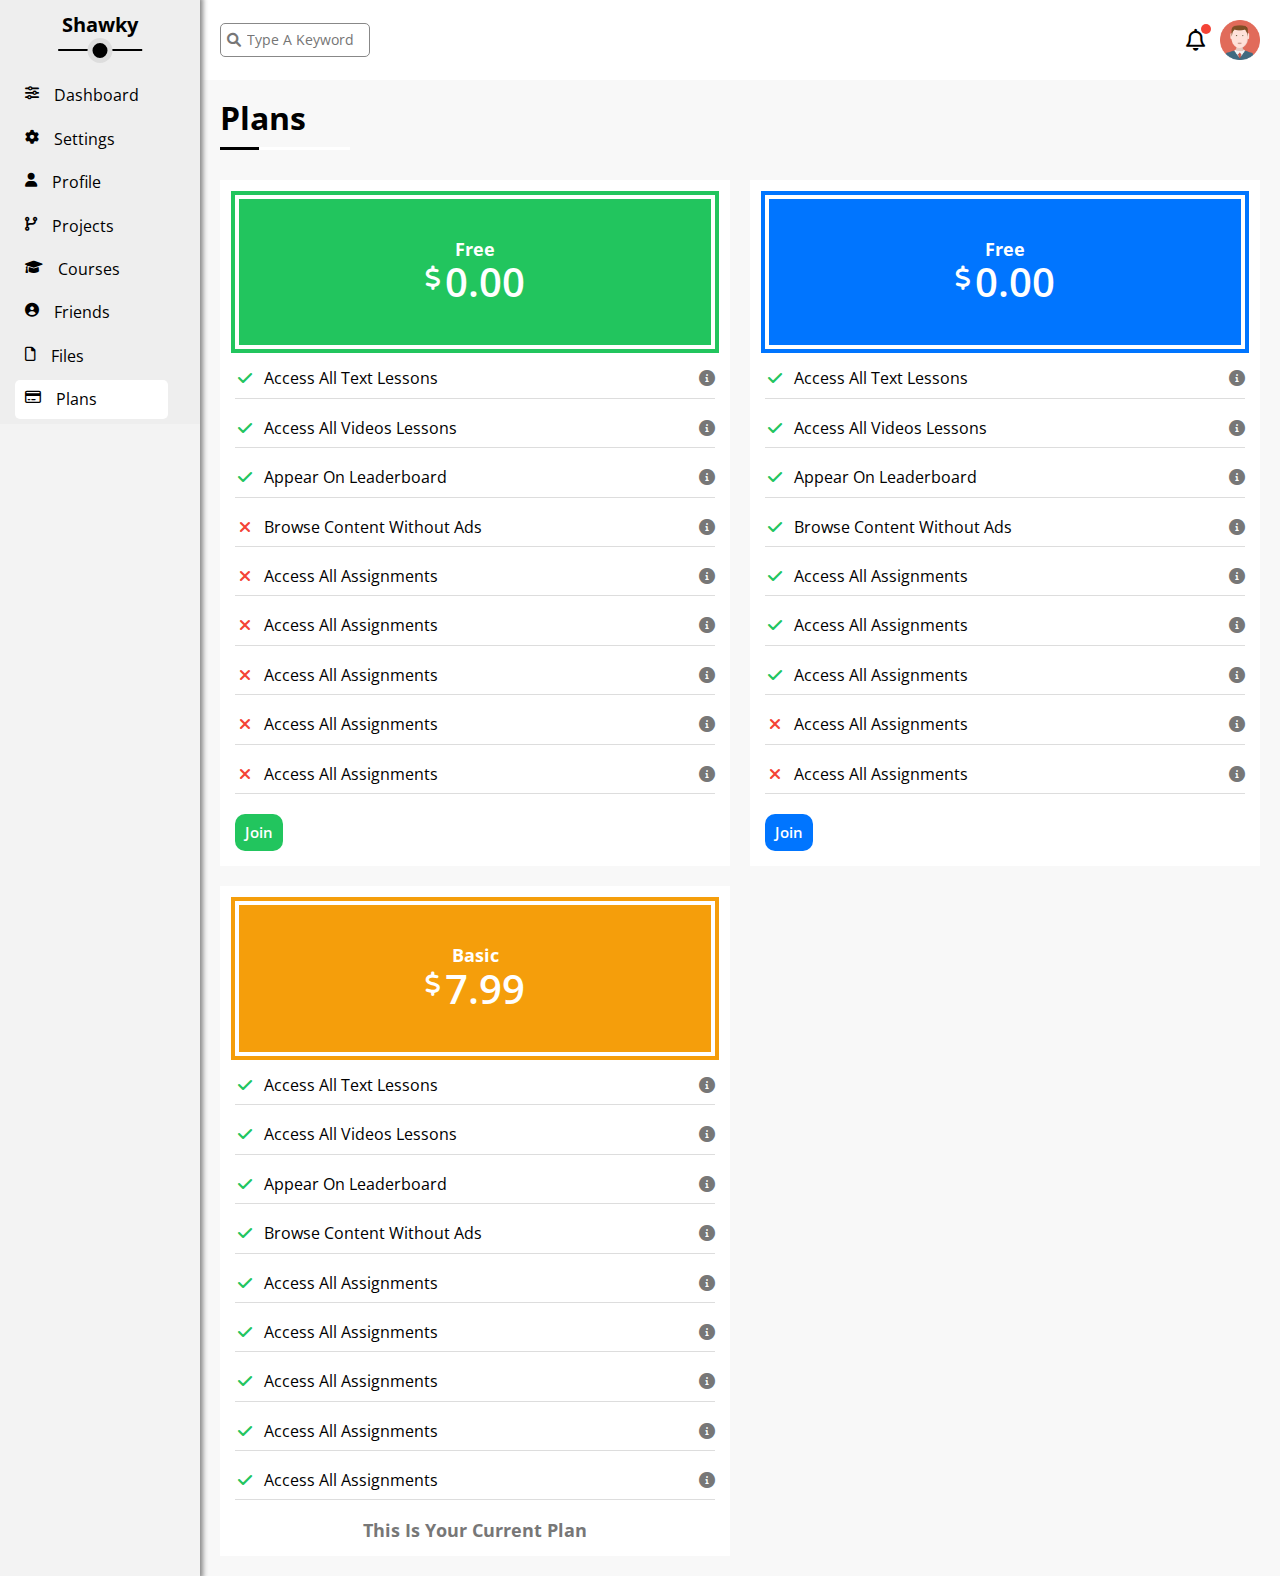
<file: plans.html>
<!DOCTYPE html>
<html lang="en">

<head>
    <meta charset="UTF-8">
    <meta name="viewport" content="width=device-width, initial-scale=1.0">
    <title>Plans</title>
    <link rel="icon" href="media/dashboard.png">
    <link rel="stylesheet" href="css/framework.css">
    <link rel="stylesheet" href="css/master.css">
    <link rel="stylesheet" href="css/normalize.css">
    <link rel="stylesheet" href="css/all.min.css ">
    <link rel="stylesheet" href="https://cdnjs.cloudflare.com/ajax/libs/font-awesome/6.0.0/css/all.min.css">
    <link rel="preconnect" href="https://fonts.googleapis.com">
    <link rel="preconnect" href="https://fonts.gstatic.com" crossorigin>
    <link
        href="https://fonts.googleapis.com/css2?family=Open+Sans:ital,wght@0,300;0,400;0,500;0,600;0,700;0,800;1,300;1,400;1,500;1,600;1,700;1,800&display=swap"
        rel="stylesheet">

</head>


<body>
    <div class="page flex">
        <div class="sidebar">
            <div class="content bc flex align-center ">
                <div class="head">
                    <h1 class="p-relative">Shawky</h1>
                </div>
                <div class="links">
                    <ul class="mmi-75">
                        <li class="align-center">
                            <a class="at-d tt-c tc" href="index.html">
                                <i class="fa-solid fa-sliders  fs-14"></i>
                                <span>dashboard</span>
                            </a>
                        </li>
                        <li class="align-center">
                            <a class="at-d tt-c tc" href="settings.html">
                                <i class="fa-solid fa-gear  fs-14"></i>
                                <span>settings</span>
                            </a>
                        </li>
                        <li class="align-center">
                            <a class="at-d tt-c tc" href="profile.html">
                                <i class="fa-solid fa-user  fs-14"></i>
                                <span>profile</span>
                            </a>
                        </li>
                        <li class="align-center">
                            <a class="at-d tt-c tc" href="projects.html">
                                <i class="fa-solid fa-code-branch  fs-14"></i>
                                <span>projects</span>
                            </a>
                        </li>
                        <li class="align-center">
                            <a class=" tt-c at-d tc" href="courses.html">
                                <i class="fa-solid fa-graduation-cap  fs-14"></i>
                                <span>courses</span>
                            </a>
                        </li>
                        <li class="align-center">
                            <a class="at-d tt-c tc" href="friends.html">
                                <i class="fa-solid fa-circle-user  fs-14"></i>
                                <span>friends</span>
                            </a>
                        </li>
                        <li class="align-center">
                            <a class="at-d tt-c tc" href="files.html">
                                <i class="fa-regular fa-file  fs-14"></i>
                                <span>files</span>
                            </a>
                        </li>
                        <li class="align-center active">
                            <a class="at-d tt-c tc" href="plans.html">
                                <i class="fa-regular fa-credit-card fs-14"></i>
                                <span>plans</span>
                            </a>
                        </li>

                    </ul>
                </div>
            </div>
        </div>
        <div class="content">
            <div class="search p-20 flex">
                <div class="input p-relative">
                    <i class="fas fa-search fs-14"></i>
                    <input type="search" placeholder="Type A Keyword">
                </div>
                <div class="icon flex align-center p-relative">
                    <i class="fa-regular fa-bell"></i>
                    <img class="w-40" src="media/avatar.png" alt="avatar">
                </div>
            </div>
            <div class="dashboard plans bc p-20">
                <div class="head">
                    <h1 class="tt-c">plans</h1>
                    <div class="range">
                        <span style="width:30%"></span>
                    </div>
                </div>
                <div class="boxes">
                    <div class="box bc-w p-15">
                        <div class="head t-center bc-green c-white p-40 mp-20">
                            <span class="block fs-18 tt-c fw-b">free</span>
                            <div class="price justify-center">
                                <i class="fa-solid fa-dollar-sign c-white mr-5 mb-10 fs-25"></i>
                                <span class="fs-40 block tt-c fw-700 flex">0.00</span>
                            </div>
                        </div>
                        <div class="cont justify-spacebetween pb-10 mp-20 bb-1">
                            <div class="info">
                                <i class="fa-solid fa-check fa-fw c-green mr-5"></i>
                                <span class="tt-c ">Access All Text Lessons</span>
                            </div>
                            <div class="icon">
                                <i class="fa-solid fa-circle-info tc-span "></i>
                            </div>
                        </div>
                        <div class="cont justify-spacebetween pb-10 mp-20 bb-1">
                            <div class="info">
                                <i class="fa-solid fa-check fa-fw c-green mr-5"></i>
                                <span class="tt-c ">Access All Videos Lessons</span>
                            </div>
                            <div class="icon">
                                <i class="fa-solid fa-circle-info tc-span "></i>
                            </div>
                        </div>
                        <div class="cont justify-spacebetween pb-10 mp-20 bb-1">
                            <div class="info">
                                <i class="fa-solid fa-check fa-fw c-green mr-5"></i>
                                <span class="tt-c ">Appear On Leaderboard</span>
                            </div>
                            <div class="icon">
                                <i class="fa-solid fa-circle-info tc-span "></i>
                            </div>
                        </div>
                        <div class="cont justify-spacebetween pb-10 mp-20 bb-1">
                            <div class="info">
                                <i class="fa-solid fa-xmark fa-fw mr-5 c-red"></i>
                                <span class="tt-c ">Browse Content Without Ads</span>
                            </div>
                            <div class="icon">
                                <i class="fa-solid fa-circle-info tc-span "></i>
                            </div>
                        </div>
                        <div class="cont justify-spacebetween pb-10 mp-20 bb-1">
                            <div class="info">
                                <i class="fa-solid fa-xmark fa-fw mr-5 c-red"></i>
                                <span class="tt-c ">Access All Assignments</span>
                            </div>
                            <div class="icon">
                                <i class="fa-solid fa-circle-info tc-span "></i>
                            </div>
                        </div>
                        <div class="cont justify-spacebetween pb-10 mp-20 bb-1">
                            <div class="info">
                                <i class="fa-solid fa-xmark fa-fw mr-5 c-red"></i>
                                <span class="tt-c ">Access All Assignments</span>
                            </div>
                            <div class="icon">
                                <i class="fa-solid fa-circle-info tc-span "></i>
                            </div>
                        </div>
                        <div class="cont justify-spacebetween pb-10 mp-20 bb-1">
                            <div class="info">
                                <i class="fa-solid fa-xmark fa-fw mr-5 c-red"></i>
                                <span class="tt-c ">Access All Assignments</span>
                            </div>
                            <div class="icon">
                                <i class="fa-solid fa-circle-info tc-span "></i>
                            </div>
                        </div>
                        <div class="cont justify-spacebetween pb-10 mp-20 bb-1">
                            <div class="info">
                                <i class="fa-solid fa-xmark fa-fw mr-5 c-red"></i>
                                <span class="tt-c ">Access All Assignments</span>
                            </div>
                            <div class="icon">
                                <i class="fa-solid fa-circle-info tc-span "></i>
                            </div>
                        </div>
                        <div class="cont justify-spacebetween pb-10 mp-20 bb-1">
                            <div class="info">
                                <i class="fa-solid fa-xmark fa-fw mr-5 c-red"></i>
                                <span class="tt-c ">Access All Assignments</span>
                            </div>
                            <div class="icon">
                                <i class="fa-solid fa-circle-info tc-span "></i>
                            </div>
                        </div>
                        <a href="#" class="fs-15 p-10 fw-700 bc-green tt-c c-white br-10 mt-20 block w-fit">join</a>
                    </div>
                    <div class="box bc-w p-15">
                        <div class="head t-center bc-blue head-two c-white p-40 mp-20">
                            <span class="block fs-18 tt-c fw-b">free</span>
                            <div class="price justify-center">
                                <i class="fa-solid fa-dollar-sign c-white mr-5 mb-10 fs-25"></i>
                                <span class="fs-40 block tt-c fw-700 flex">0.00</span>
                            </div>
                        </div>
                        <div class="cont justify-spacebetween pb-10 mp-20 bb-1">
                            <div class="info">
                                <i class="fa-solid fa-check fa-fw c-green mr-5"></i>
                                <span class="tt-c ">Access All Text Lessons</span>
                            </div>
                            <div class="icon">
                                <i class="fa-solid fa-circle-info tc-span "></i>
                            </div>
                        </div>
                        <div class="cont justify-spacebetween pb-10 mp-20 bb-1">
                            <div class="info">
                                <i class="fa-solid fa-check fa-fw c-green mr-5"></i>
                                <span class="tt-c ">Access All Videos Lessons</span>
                            </div>
                            <div class="icon">
                                <i class="fa-solid fa-circle-info tc-span "></i>
                            </div>
                        </div>
                        <div class="cont justify-spacebetween pb-10 mp-20 bb-1">
                            <div class="info">
                                <i class="fa-solid fa-check fa-fw c-green mr-5"></i>
                                <span class="tt-c ">Appear On Leaderboard</span>
                            </div>
                            <div class="icon">
                                <i class="fa-solid fa-circle-info tc-span "></i>
                            </div>
                        </div>
                        <div class="cont justify-spacebetween pb-10 mp-20 bb-1">
                            <div class="info">
                                <i class="fa-solid fa-check fa-fw c-green mr-5"></i>
                                <span class="tt-c ">Browse Content Without Ads</span>
                            </div>
                            <div class="icon">
                                <i class="fa-solid fa-circle-info tc-span "></i>
                            </div>
                        </div>
                        <div class="cont justify-spacebetween pb-10 mp-20 bb-1">
                            <div class="info">
                                <i class="fa-solid fa-check fa-fw c-green mr-5"></i>
                                <span class="tt-c ">Access All Assignments</span>
                            </div>
                            <div class="icon">
                                <i class="fa-solid fa-circle-info tc-span "></i>
                            </div>
                        </div>
                        <div class="cont justify-spacebetween pb-10 mp-20 bb-1">
                            <div class="info">
                                <i class="fa-solid fa-check fa-fw c-green mr-5"></i>
                                <span class="tt-c ">Access All Assignments</span>
                            </div>
                            <div class="icon">
                                <i class="fa-solid fa-circle-info tc-span "></i>
                            </div>
                        </div>
                        <div class="cont justify-spacebetween pb-10 mp-20 bb-1">
                            <div class="info">
                                <i class="fa-solid fa-check fa-fw c-green mr-5"></i>
                                <span class="tt-c ">Access All Assignments</span>
                            </div>
                            <div class="icon">
                                <i class="fa-solid fa-circle-info tc-span "></i>
                            </div>
                        </div>
                        <div class="cont justify-spacebetween pb-10 mp-20 bb-1">
                            <div class="info">
                                <i class="fa-solid fa-xmark fa-fw mr-5 c-red"></i>
                                <span class="tt-c ">Access All Assignments</span>
                            </div>
                            <div class="icon">
                                <i class="fa-solid fa-circle-info tc-span "></i>
                            </div>
                        </div>
                        <div class="cont justify-spacebetween pb-10 mp-20 bb-1">
                            <div class="info">
                                <i class="fa-solid fa-xmark fa-fw mr-5 c-red"></i>
                                <span class="tt-c ">Access All Assignments</span>
                            </div>
                            <div class="icon">
                                <i class="fa-solid fa-circle-info tc-span "></i>
                            </div>
                        </div>
                        <a href="#" class="fs-15 p-10 fw-700 bc-blue tt-c c-white br-10 mt-20 block w-fit">join</a>
                    </div>
                    <div class="box bc-w p-15">
                        <div class="head t-center bc-orange head-three c-white p-40 mp-20">
                            <span class="block fs-18 tt-c fw-b">Basic</span>
                            <div class="price justify-center">
                                <i class="fa-solid fa-dollar-sign c-white mr-5 mb-10 fs-25"></i>
                                <span class="fs-40 block tt-c fw-700 flex">7.99</span>
                            </div>
                        </div>
                        <div class="cont justify-spacebetween pb-10 mp-20 bb-1">
                            <div class="info">
                                <i class="fa-solid fa-check fa-fw c-green mr-5"></i>
                                <span class="tt-c ">Access All Text Lessons</span>
                            </div>
                            <div class="icon">
                                <i class="fa-solid fa-circle-info tc-span "></i>
                            </div>
                        </div>
                        <div class="cont justify-spacebetween pb-10 mp-20 bb-1">
                            <div class="info">
                                <i class="fa-solid fa-check fa-fw c-green mr-5"></i>
                                <span class="tt-c ">Access All Videos Lessons</span>
                            </div>
                            <div class="icon">
                                <i class="fa-solid fa-circle-info tc-span "></i>
                            </div>
                        </div>
                        <div class="cont justify-spacebetween pb-10 mp-20 bb-1">
                            <div class="info">
                                <i class="fa-solid fa-check fa-fw c-green mr-5"></i>
                                <span class="tt-c ">Appear On Leaderboard</span>
                            </div>
                            <div class="icon">
                                <i class="fa-solid fa-circle-info tc-span "></i>
                            </div>
                        </div>
                        <div class="cont justify-spacebetween pb-10 mp-20 bb-1">
                            <div class="info">
                                <i class="fa-solid fa-check fa-fw c-green mr-5"></i>
                                <span class="tt-c ">Browse Content Without Ads</span>
                            </div>
                            <div class="icon">
                                <i class="fa-solid fa-circle-info tc-span "></i>
                            </div>
                        </div>
                        <div class="cont justify-spacebetween pb-10 mp-20 bb-1">
                            <div class="info">
                                <i class="fa-solid fa-check fa-fw c-green mr-5"></i>
                                <span class="tt-c ">Access All Assignments</span>
                            </div>
                            <div class="icon">
                                <i class="fa-solid fa-circle-info tc-span "></i>
                            </div>
                        </div>
                        <div class="cont justify-spacebetween pb-10 mp-20 bb-1">
                            <div class="info">
                                <i class="fa-solid fa-check fa-fw c-green mr-5"></i>
                                <span class="tt-c ">Access All Assignments</span>
                            </div>
                            <div class="icon">
                                <i class="fa-solid fa-circle-info tc-span "></i>
                            </div>
                        </div>
                        <div class="cont justify-spacebetween pb-10 mp-20 bb-1">
                            <div class="info">
                                <i class="fa-solid fa-check fa-fw c-green mr-5"></i>
                                <span class="tt-c ">Access All Assignments</span>
                            </div>
                            <div class="icon">
                                <i class="fa-solid fa-circle-info tc-span "></i>
                            </div>
                        </div>
                        <div class="cont justify-spacebetween pb-10 mp-20 bb-1">
                            <div class="info">
                                <i class="fa-solid fa-check fa-fw c-green mr-5"></i>
                                <span class="tt-c ">Access All Assignments</span>
                            </div>
                            <div class="icon">
                                <i class="fa-solid fa-circle-info tc-span "></i>
                            </div>
                        </div>
                        <div class="cont justify-spacebetween pb-10 mp-20 bb-1">
                            <div class="info">
                                <i class="fa-solid fa-check fa-fw c-green mr-5"></i>
                                <span class="tt-c ">Access All Assignments</span>
                            </div>
                            <div class="icon">
                                <i class="fa-solid fa-circle-info tc-span "></i>
                            </div>
                        </div>
                        <span class="tt-c tc-span block m-auto w-fit mt-20 fw-b fs-18 ">This Is Your Current Plan</span>
                    </div>
                </div>
            </div>
        </div>
    </div>
</body>

</html>
</file>
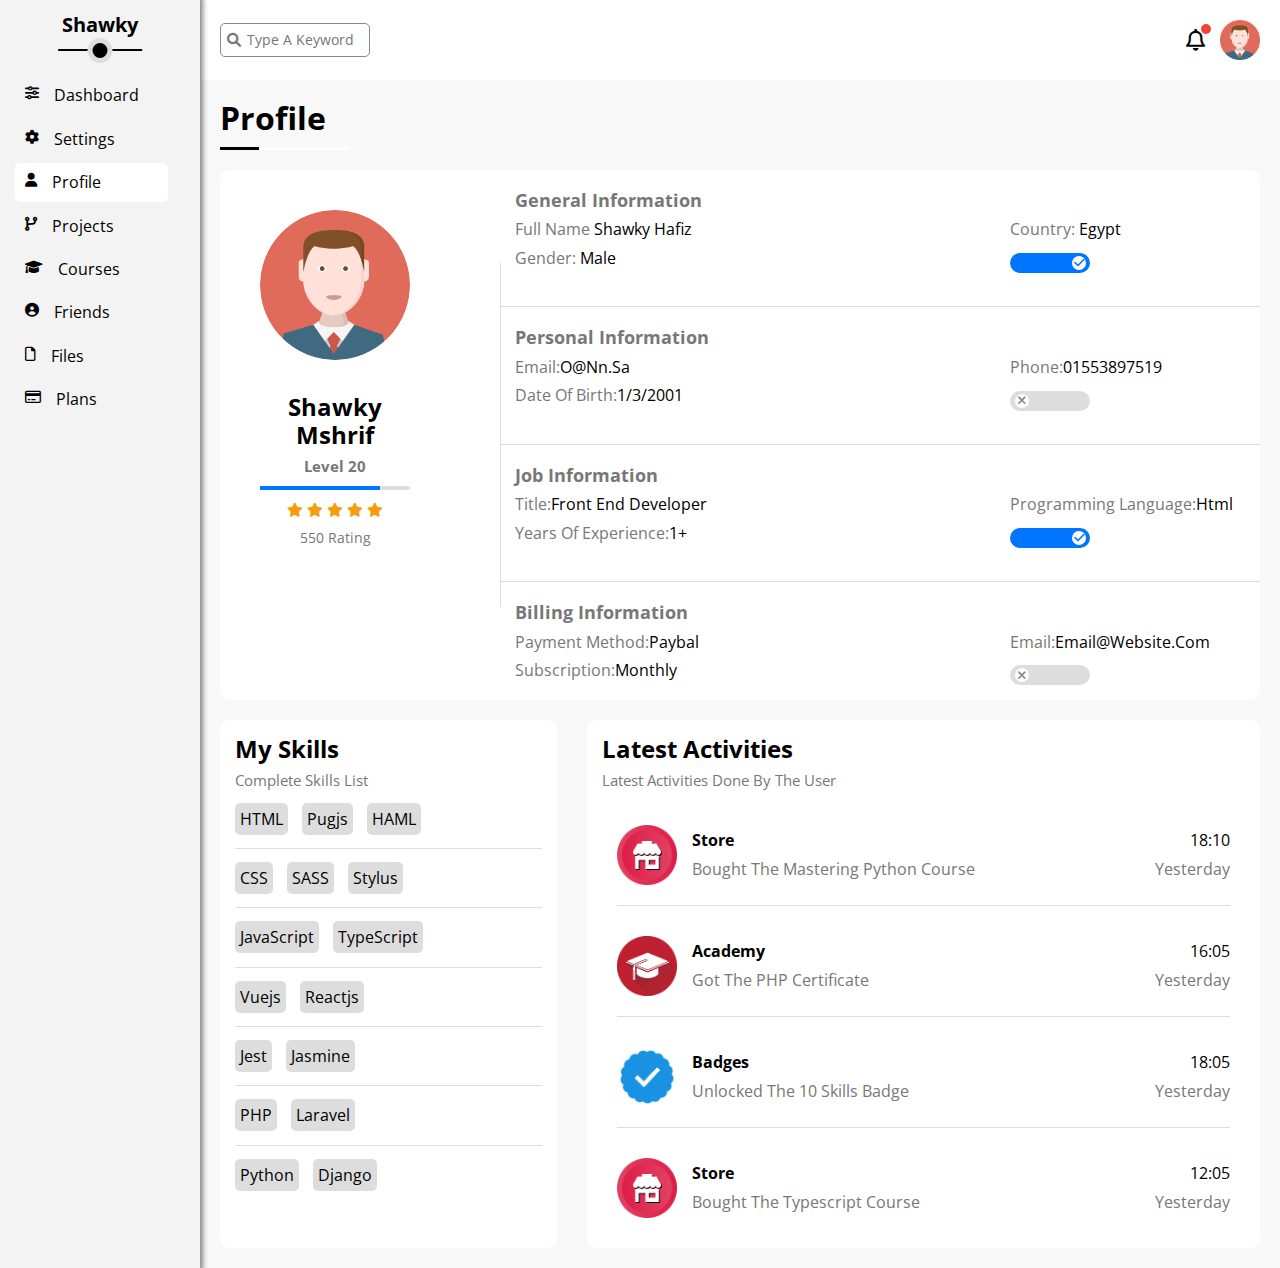
<file: profile.html>
<!DOCTYPE html>
<html lang="en">

<head>
    <meta charset="UTF-8">
    <meta name="viewport" content="width=device-width, initial-scale=1.0">
    <title>Profile</title>
    <link rel="icon" href="media/dashboard.png">
    <link rel="stylesheet" href="css/framework.css">
    <link rel="stylesheet" href="css/master.css">
    <link rel="stylesheet" href="css/normalize.css">
    <link rel="stylesheet" href="css/all.min.css ">
    <link rel="stylesheet" href="https://cdnjs.cloudflare.com/ajax/libs/font-awesome/6.0.0/css/all.min.css">
    <link rel="preconnect" href="https://fonts.googleapis.com">
    <link rel="preconnect" href="https://fonts.gstatic.com" crossorigin>
    <link
        href="https://fonts.googleapis.com/css2?family=Open+Sans:ital,wght@0,300;0,400;0,500;0,600;0,700;0,800;1,300;1,400;1,500;1,600;1,700;1,800&display=swap"
        rel="stylesheet">

</head>


<body>
    <div class="page flex">
        <div class="sidebar">
            <div class="content flex align-center ">
                <div class="head">
                    <h1 class="p-relative">Shawky</h1>
                </div>
                <div class="links">
                    <ul class="mmi-75">
                        <li class="align-center">
                            <a class="at-d tt-c tc" href="index.html">
                                <i class="fa-solid fa-sliders  fs-14"></i>
                                <span>dashboard</span>
                            </a>
                        </li>
                        <li class="align-center">
                            <a class="at-d tt-c tc" href="settings.html">
                                <i class="fa-solid fa-gear  fs-14"></i>
                                <span>settings</span>
                            </a>
                        </li>
                        <li class="align-center active">
                            <a class="at-d tt-c tc" href="profile.html">
                                <i class="fa-solid fa-user  fs-14"></i>
                                <span>profile</span>
                            </a>
                        </li>
                        <li class="align-center">
                            <a class="at-d tt-c tc" href="projects.html">
                                <i class="fa-solid fa-code-branch  fs-14"></i>
                                <span>projects</span>
                            </a>
                        </li>
                        <li class="align-center">
                            <a class=" tt-c at-d tc" href="courses.html">
                                <i class="fa-solid fa-graduation-cap  fs-14"></i>
                                <span>courses</span>
                            </a>
                        </li>
                        <li class="align-center">
                            <a class="at-d tt-c tc" href="friends.html">
                                <i class="fa-solid fa-circle-user  fs-14"></i>
                                <span>friends</span>
                            </a>
                        </li>
                        <li class="align-center">
                            <a class="at-d tt-c tc" href="files.html">
                                <i class="fa-regular fa-file  fs-14"></i>
                                <span>files</span>
                            </a>
                        </li>
                        <li class="align-center">
                            <a class="at-d tt-c tc" href="plans.html">
                                <i class="fa-regular fa-credit-card fs-14"></i>
                                <span>plans</span>
                            </a>
                        </li>

                    </ul>
                </div>
            </div>
        </div>
        <div class="content">
            <div class="search p-20 flex">
                <div class="input p-relative">
                    <i class="fas fa-search fs-14"></i>
                    <input type="search" placeholder="Type A Keyword">
                </div>
                <div class="icon flex align-center p-relative">
                    <i class="fa-regular fa-bell"></i>
                    <img class="w-40" src="media/avatar.png" alt="avatar">
                </div>
            </div>
            <div class="dashboard p-20 bc">
                <div class="head mp-20">
                    <h1 class="tt-c">profile</h1>
                    <div class="range">
                        <span style="width:30%"></span>
                    </div>
                </div>
                <div class="main flex bc-w w-full br-10 t-center">
                    <div class="basic p-40">
                        <img src="media/avatar.png" alt="avatar" class="mb-10 br-50">
                        <h2 class="tt-c mb-10">shawky mshrif</h2>
                        <span class="mb-10 tt-c tc-span fs-15 block fw-b">level 20</span>
                        <div class=" progress mb-10 bc-secound-color h-4 p-relative br-5">
                            <span class="range bc-blue block" style="width:80%"></span>
                        </div>
                        <div class="rating mb-10">
                            <i class="fa-solid fa-star c-orange fs-14"></i>
                            <i class="fa-solid fa-star c-orange fs-14"></i>
                            <i class="fa-solid fa-star c-orange fs-14"></i>
                            <i class="fa-solid fa-star c-orange fs-14"></i>
                            <i class="fa-solid fa-star c-orange fs-14"></i>
                        </div>
                        <span class="m-10 fs-14 tc-span">550 Rating</span>
                    </div>
                    <div class="info t-left p-relative">
                        <div class="text p-relative pl-15 pb-10">
                            <h3 class="tc-span fs-18 t-left m-0 mb-10 pt-20">General Information</h3>
                            <div class="one justify-spacebetween w-full mp-20">
                                <span class="tt-c block tc-span w-250 mb-10">Full Name <span class="tt-c c-black">shawky
                                        hafiz</span></span>
                                <span class="tt-c tc-span block w-250 mb-10">Country: <span
                                        class="tt-c c-black">egypt</span></span>
                                <span class="tt-c tc-span block w-250 mb-10">Gender: <span
                                        class="tt-c c-black">Male</span></span>
                                <div class="button justify-center w-250">
                                    <label class="justify-center">
                                        <input type="checkbox" class="switch" checked>
                                        <div class="toggle toggle-profile"></div>
                                    </label>
                                </div>
                            </div>
                        </div>
                        <div class="text p-relative pl-15 pb-10">
                            <h3 class="tc-span fs-18 t-left m-0 mb-10 pt-20">Personal Information</h3>
                            <div class="one justify-spacebetween w-full mp-20">
                                <span class="tt-c block tc-span w-250 mb-10">Email:<span
                                        class="tt-c c-black">o@nn.sa</span></span>
                                <span class="tt-c tc-span block w-250 mb-10">Phone:<span
                                        class="tt-c c-black">01553897519</span></span>
                                <span class="tt-c tc-span block w-250 mb-10">Date Of Birth:<span
                                        class="tt-c c-black">1/3/2001</span></span>
                                <div class="button justify-center w-250">
                                    <label class="justify-center">
                                        <input type="checkbox" class="switch">
                                        <div class="toggle toggle-profile"></div>
                                    </label>
                                </div>
                            </div>
                        </div>
                        <div class="text p-relative pl-15 pb-10">
                            <h3 class="tc-span fs-18 t-left m-0 mb-10 pt-20">Job Information</h3>
                            <div class="one justify-spacebetween w-full mp-20">
                                <span class="tt-c block tc-span w-250 mb-10">Title:<span class="tt-c c-black">front end
                                        developer</span></span>
                                <span class="tt-c tc-span block w-250 mb-10">Programming Language:<span
                                        class="tt-c c-black">html</span></span>
                                <span class="tt-c tc-span block w-250 mb-10">Years Of Experience:<span
                                        class="tt-c c-black">1+</span></span>
                                <div class="button justify-center w-250">
                                    <label class="justify-center">
                                        <input type="checkbox" class="switch" checked>
                                        <div class="toggle toggle-profile"></div>
                                    </label>
                                </div>
                            </div>
                        </div>
                        <div class="text a pl-15 pb-10">
                            <h3 class="tc-span fs-18 t-left m-0 mb-10 pt-20">Billing Information</h3>
                            <div class="one justify-spacebetween w-full">
                                <span class="tt-c block tc-span w-250 mb-10">Payment Method:<span
                                        class="tt-c c-black">paybal</span></span>
                                <span class="tt-c tc-span block w-250 mb-10">Email:<span
                                        class="tt-c c-black">email@website.com</span></span>
                                <span class="tt-c tc-span block w-250 mb-10">Subscription:<span
                                        class="tt-c c-black">Monthly</span></span>
                                <div class="button justify-center w-250">
                                    <label class="justify-center">
                                        <input type="checkbox" class="switch">
                                        <div class="toggle toggle-profile"></div>
                                    </label>
                                </div>
                            </div>
                        </div>
                    </div>
                </div>
                <div class="details mt-20">
                    <div class="my-skills bc-w br-10 p-15">
                        <div class="head mp-20">
                            <h2 class="tt-c mb-10 m-0">My Skills</h2>
                            <span class="tt-c tc-span fs-15 block">Complete Skills List</span>
                        </div>
                        <div class="info-details mp-20 pb-20 bb-1">
                            <span class="tt-c br-5 p-5 bc-secound-color c-black mr-10">HTML</span>
                            <span class="tt-c br-5 p-5 bc-secound-color c-black mr-10">Pugjs</span>
                            <span class="tt-c br-5 p-5 bc-secound-color c-black mr-10">HAML</span>
                        </div>
                        <div class="info-details mp-20 pb-20 bb-1">
                            <span class="tt-c br-5 p-5 bc-secound-color c-black mr-10">CSS</span>
                            <span class="tt-c br-5 p-5 bc-secound-color c-black mr-10">SASS</span>
                            <span class="tt-c br-5 p-5 bc-secound-color c-black mr-10">Stylus</span>
                        </div>
                        <div class="info-details mp-20 pb-20 bb-1">
                            <span class="tt-c br-5 p-5 bc-secound-color c-black mr-10">JavaScript</span>
                            <span class="tt-c br-5 p-5 bc-secound-color c-black mr-10">TypeScript</span>
                        </div>
                        <div class="info-details mp-20 pb-20 bb-1">
                            <span class="tt-c br-5 p-5 bc-secound-color c-black mr-10">Vuejs</span>
                            <span class="tt-c br-5 p-5 bc-secound-color c-black mr-10">Reactjs</span>
                        </div>
                        <div class="info-details mp-20 pb-20 bb-1">
                            <span class="tt-c br-5 p-5 bc-secound-color c-black mr-10">Jest</span>
                            <span class="tt-c br-5 p-5 bc-secound-color c-black mr-10">Jasmine</span>
                        </div>
                        <div class="info-details mp-20 pb-20 bb-1">
                            <span class="tt-c br-5 p-5 bc-secound-color c-black mr-10">PHP</span>
                            <span class="tt-c br-5 p-5 bc-secound-color c-black mr-10">Laravel</span>
                        </div>
                        <div class="info-details">
                            <span class="tt-c br-5 p-5 bc-secound-color c-black mr-10">Python</span>
                            <span class="tt-c br-5 p-5 bc-secound-color c-black mr-10">Django</span>
                        </div>
                    </div>
                    <div class="lastest-activities  bc-w br-10 p-15">
                        <div class=" head mp-20">
                            <h2 class="tt-c mb-10 m-0">Latest Activities</h2>
                            <span class="tt-c tc-span fs-15 block">Latest Activities Done By The User</span>
                        </div>
                        <div class="latest-news latest-activity bc-w p-15 br-10">
                            <div class="content">
                                <div class="info justify-spacebetween">
                                    <div class="box justify-spacebetween">
                                        <img class="br-10" src="media/activity-01.png" alt="activity-01">
                                        <div class="text">
                                            <span class="tt-c block mb-10 fw-b">Store</span>
                                            <span class="tt-c tc-span block">Bought The Mastering Python Course</span>
                                        </div>
                                    </div>
                                    <div class="time t-right">
                                        <span class="tt-c block br-5 mb-10">18:10</span>
                                        <span class="tt-c block br-5 tc-span">Yesterday</span>
                                    </div>
                                </div>
                                <div class="info justify-spacebetween">
                                    <div class="box justify-spacebetween">
                                        <img class="br-10" src="media/activity-02.png" alt="activity-02">
                                        <div class="text">
                                            <span class="tt-c block mb-10 fw-b ">Academy</span>
                                            <span class="tt-c tc-span block">Got The PHP Certificate</span>
                                        </div>
                                    </div>
                                    <div class="time t-right">
                                        <span class="tt-c block br-5 mb-10">16:05</span>
                                        <span class="tt-c block br-5 tc-span">Yesterday</span>
                                    </div>
                                </div>
                                <div class="info justify-spacebetween">
                                    <div class="box justify-spacebetween">
                                        <img class="br-10" src="media/activity-03.png" alt="activity-03">
                                        <div class="text">
                                            <span class="tt-c block mb-10 fw-b ">Badges</span>
                                            <span class="tt-c tc-span block">Unlocked The 10 Skills Badge</span>
                                        </div>
                                    </div>
                                    <div class="time t-right">
                                        <span class="tt-c block br-5 mb-10">18:05</span>
                                        <span class="tt-c block br-5 tc-span">Yesterday</span>
                                    </div>
                                </div>
                                <div class="info justify-spacebetween">
                                    <div class="box justify-spacebetween">
                                        <img class="br-10" src="media/activity-01.png" alt="activity-01">
                                        <div class="text">
                                            <span class="tt-c block mb-10 fw-b ">Store</span>
                                            <span class="tt-c tc-span block">Bought The Typescript Course</span>
                                        </div>
                                    </div>
                                    <div class="time t-right">
                                        <span class="tt-c block br-5 mb-10">12:05</span>
                                        <span class="tt-c block br-5 tc-span">Yesterday</span>
                                    </div>
                                </div>
                            </div>
                        </div>
                    </div>
                </div>
            </div>
        </div>
    </div>
    </div>
</body>

</html>
</file>
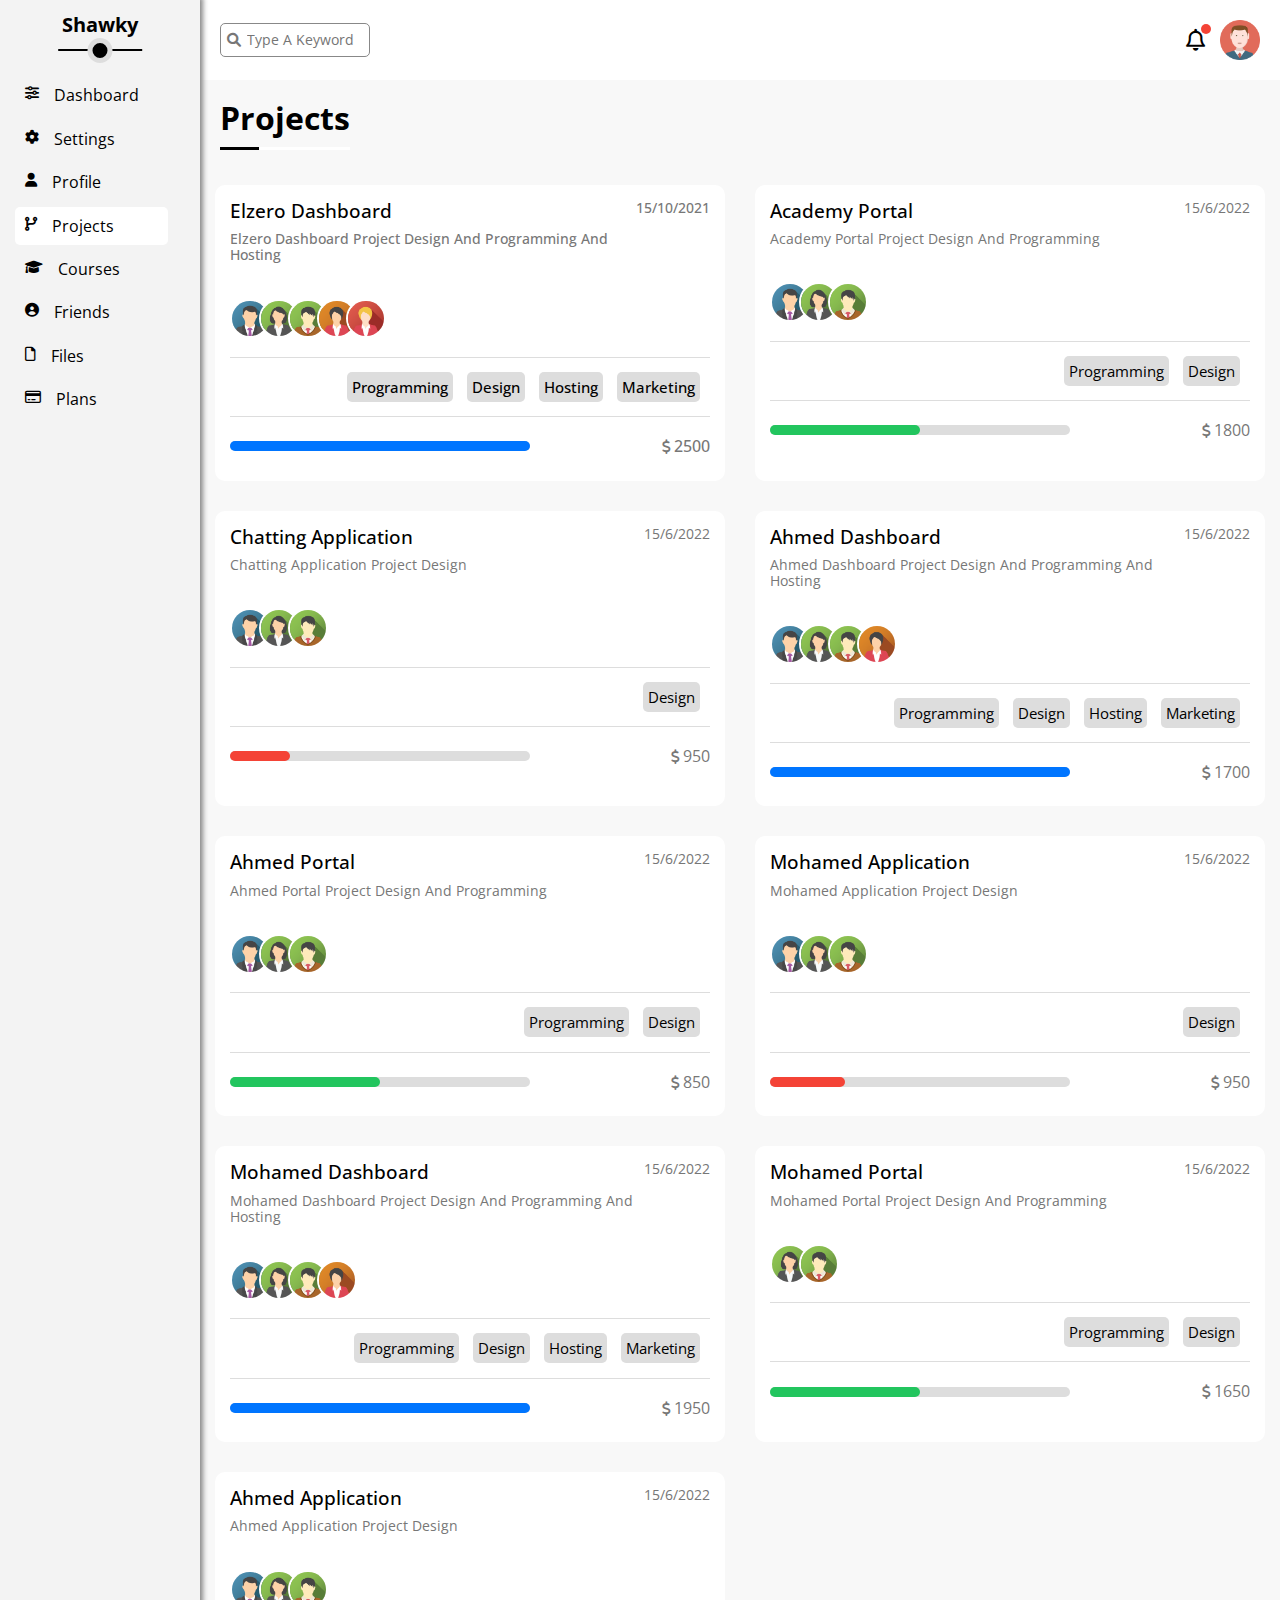
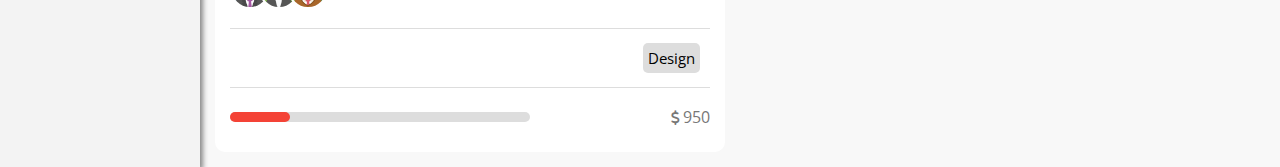
<file: projects.html>
<!DOCTYPE html>
<html lang="en">

<head>
    <meta charset="UTF-8">
    <meta name="viewport" content="width=device-width, initial-scale=1.0">
    <title>Projects</title>
    <link rel="icon" href="media/dashboard.png">
    <link rel="stylesheet" href="css/framework.css">
    <link rel="stylesheet" href="css/master.css">
    <link rel="stylesheet" href="css/normalize.css">
    <link rel="stylesheet" href="css/all.min.css ">
    <link rel="stylesheet" href="https://cdnjs.cloudflare.com/ajax/libs/font-awesome/6.0.0/css/all.min.css">
    <link rel="preconnect" href="https://fonts.googleapis.com">
    <link rel="preconnect" href="https://fonts.gstatic.com" crossorigin>
    <link
        href="https://fonts.googleapis.com/css2?family=Open+Sans:ital,wght@0,300;0,400;0,500;0,600;0,700;0,800;1,300;1,400;1,500;1,600;1,700;1,800&display=swap"
        rel="stylesheet">

</head>


<body>
    <div class="page flex ">
        <div class="sidebar">
            <div class="content flex align-center ">
                <div class="head">
                    <h1 class="p-relative">Shawky</h1>
                </div>
                <div class="links">
                    <ul class="mmi-75">
                        <li class="align-center">
                            <a class="at-d tt-c tc" href="index.html">
                                <i class="fa-solid fa-sliders  fs-14"></i>
                                <span>dashboard</span>
                            </a>
                        </li>
                        <li class="align-center">
                            <a class="at-d tt-c tc" href="settings.html">
                                <i class="fa-solid fa-gear  fs-14"></i>
                                <span>settings</span>
                            </a>
                        </li>
                        <li class="align-center">
                            <a class="at-d tt-c tc" href="profile.html">
                                <i class="fa-solid fa-user  fs-14"></i>
                                <span>profile</span>
                            </a>
                        </li>
                        <li class="align-center active">
                            <a class="at-d tt-c tc" href="projects.html">
                                <i class="fa-solid fa-code-branch  fs-14"></i>
                                <span>projects</span>
                            </a>
                        </li>
                        <li class="align-center">
                            <a class=" tt-c at-d tc" href="courses.html">
                                <i class="fa-solid fa-graduation-cap  fs-14"></i>
                                <span>courses</span>
                            </a>
                        </li>
                        <li class="align-center">
                            <a class="at-d tt-c tc" href="friends.html">
                                <i class="fa-solid fa-circle-user  fs-14"></i>
                                <span>friends</span>
                            </a>
                        </li>
                        <li class="align-center">
                            <a class="at-d tt-c tc" href="files.html">
                                <i class="fa-regular fa-file  fs-14"></i>
                                <span>files</span>
                            </a>
                        </li>
                        <li class="align-center">
                            <a class="at-d tt-c tc" href="plans.html">
                                <i class="fa-regular fa-credit-card fs-14"></i>
                                <span>plans</span>
                            </a>
                        </li>

                    </ul>
                </div>
            </div>
        </div>
        <div class="content project">
            <div class="search p-20 flex">
                <div class="input p-relative">
                    <i class="fas fa-search fs-14"></i>
                    <input type="search" placeholder="Type A Keyword">
                </div>
                <div class="icon flex align-center p-relative">
                    <i class="fa-regular fa-bell"></i>
                    <img class="w-40" src="media/avatar.png" alt="avatar">
                </div>
            </div>
            <div class="dashboard p-20 bc">
                <div class="head">
                    <h1 class="tt-c">projects</h1>
                    <div class="range">
                        <span style="width:30%"></span>
                    </div>
                </div>
            </div>
            <div class="boxes bc p-15">
                <div class="one br-10 bc-w p-15">
                    <div class="head-project justify-spacebetween mp-20">
                        <div class="heading">
                            <h3 class="tt-c fw-500 m-0 mb-10">Elzero Dashboard</h3>
                            <span class="tt-c fs-14 tc-span block fw-500">Elzero Dashboard Project Design And
                                Programming And
                                Hosting</span>
                        </div>
                        <span class="tt-c block fs-14 align-self tc-span fw-500">15/10/2021</span>
                    </div>
                    <div class="picture p-15">
                        <a href="#">
                            <img src="media/team-01.png" alt="team-01" class="w-40 br-50 b-2 ml--15 p-relative">
                        </a>
                        <a href="#">
                            <img src="media/team-02.png" alt="team-02" class="w-40 br-50 b-2 ml--15 p-relative">
                        </a>
                        <a href="#">
                            <img src="media/team-03.png" alt="team-03" class="w-40 br-50 b-2 ml--15 p-relative">
                        </a>
                        <a href="#">
                            <img src="media/team-04.png" alt="team-04" class="w-40 br-50 b-2 ml--15 p-relative">
                        </a>
                        <a href="#">
                            <img src="media/team-05.png" alt="team-05" class="w-40 br-50 b-2 ml--15 p-relative">
                        </a>
                    </div>
                    <div class="mid t-right bb-1 bt-1 pb-20 pt-20 mb-10">
                        <span class="p-5 bc-secound-color fs-15 br-5 mr-10 fw-500">Programming</span>
                        <span class="p-5 bc-secound-color fs-15 br-5 mr-10 fw-500">Design</span>
                        <span class="p-5 bc-secound-color fs-15 br-5 mr-10 fw-500">Hosting</span>
                        <span class="p-5 bc-secound-color fs-15 br-5 mr-10 fw-500">Marketing</span>
                    </div>
                    <div class="foot justify-spacebetween pt-10 pb-10">
                        <div class="range br-10 bc-secound-color p-relative">
                            <span class="bc-blue h-full br-10" style="width:100%"></span>
                        </div>
                        <div class="price"><i class="fa-solid fa-dollar-sign fs-14 tc-span"></i>
                            <span class="tc-span fw-500">2500</span>
                        </div>
                    </div>
                </div>
                <div class="one br-10 bc-w p-15">
                    <div class="head-project justify-spacebetween mp-20">
                        <div class="heading">
                            <h3 class="tt-c fw-500 m-0 mb-10">Academy Portal</h3>
                            <span class="tt-c fs-14 tc-span block">Academy Portal Project Design And Programming</span>
                        </div>
                        <span class="tt-c block fs-14 align-self tc-span">15/6/2022</span>
                    </div>
                    <div class="picture p-15">
                        <a href="#">
                            <img src="media/team-01.png" alt="team-01" class="w-40 br-50 b-2 ml--15 p-relative">
                        </a>
                        <a href="#">
                            <img src="media/team-02.png" alt="team-02" class="w-40 br-50 b-2 ml--15 p-relative">
                        </a>
                        <a href="#">
                            <img src="media/team-03.png" alt="team-03" class="w-40 br-50 b-2 ml--15 p-relative">
                        </a>
                    </div>
                    <div class="mid t-right bb-1 bt-1 pb-20 pt-20 mb-10">
                        <span class="p-5 bc-secound-color fs-15 br-5 mr-10">Programming</span>
                        <span class="p-5 bc-secound-color fs-15 br-5 mr-10">Design</span>
                    </div>
                    <div class="foot justify-spacebetween pt-10 pb-10">
                        <div class="range br-10 bc-secound-color p-relative">
                            <span class="bc-green h-full br-10" style="width:50%"></span>
                        </div>
                        <div class="price"><i class="fa-solid fa-dollar-sign fs-14 tc-span"></i>
                            <span class="tc-span">1800</span>
                        </div>
                    </div>
                </div>
                <div class="one br-10 bc-w p-15">
                    <div class="head-project justify-spacebetween mp-20">
                        <div class="heading">
                            <h3 class="tt-c fw-500 m-0 mb-10">Chatting Application</h3>
                            <span class="tt-c fs-14 tc-span block">Chatting Application Project Design</span>
                        </div>
                        <span class="tt-c block fs-14 align-self tc-span">15/6/2022</span>
                    </div>
                    <div class="picture p-15">
                        <a href="#">
                            <img src="media/team-01.png" alt="team-01" class="w-40 br-50 b-2 ml--15 p-relative">
                        </a>
                        <a href="#">
                            <img src="media/team-02.png" alt="team-02" class="w-40 br-50 b-2 ml--15 p-relative">
                        </a>
                        <a href="#">
                            <img src="media/team-03.png" alt="team-03" class="w-40 br-50 b-2 ml--15 p-relative">
                        </a>
                    </div>
                    <div class="mid t-right bb-1 bt-1 pb-20 pt-20 mb-10">
                        <span class="p-5 bc-secound-color fs-15 br-5 mr-10">Design</span>
                    </div>
                    <div class="foot justify-spacebetween pt-10 pb-10">
                        <div class="range br-10 bc-secound-color p-relative">
                            <span class="bc-red h-full br-10" style="width:20%"></span>
                        </div>
                        <div class="price"><i class="fa-solid fa-dollar-sign fs-14 tc-span"></i>
                            <span class="tc-span">950</span>
                        </div>
                    </div>
                </div>
                <div class="one br-10 bc-w p-15">
                    <div class="head-project justify-spacebetween mp-20">
                        <div class="heading">
                            <h3 class="tt-c fw-500 m-0 mb-10">Ahmed Dashboard</h3>
                            <span class="tt-c fs-14 tc-span block">Ahmed Dashboard Project Design And Programming And
                                Hosting</span>
                        </div>
                        <span class="tt-c block fs-14 align-self tc-span">15/6/2022</span>
                    </div>
                    <div class="picture p-15">
                        <a href="#">
                            <img src="media/team-01.png" alt="team-01" class="w-40 br-50 b-2 ml--15 p-relative">
                        </a>
                        <a href="#">
                            <img src="media/team-02.png" alt="team-02" class="w-40 br-50 b-2 ml--15 p-relative">
                        </a>
                        <a href="#">
                            <img src="media/team-03.png" alt="team-03" class="w-40 br-50 b-2 ml--15 p-relative">
                        </a>
                        <a href="#">
                            <img src="media/team-04.png" alt="team-04" class="w-40 br-50 b-2 ml--15 p-relative">
                        </a>
                    </div>
                    <div class="mid t-right bb-1 bt-1 pb-20 pt-20 mb-10">
                        <span class="p-5 bc-secound-color fs-15 br-5 mr-10">Programming</span>
                        <span class="p-5 bc-secound-color fs-15 br-5 mr-10">Design</span>
                        <span class="p-5 bc-secound-color fs-15 br-5 mr-10">Hosting</span>
                        <span class="p-5 bc-secound-color fs-15 br-5 mr-10">Marketing</span>
                    </div>
                    <div class="foot justify-spacebetween pt-10 pb-10">
                        <div class="range br-10 bc-secound-color p-relative">
                            <span class="bc-blue h-full br-10" style="width:100%"></span>
                        </div>
                        <div class="price"><i class="fa-solid fa-dollar-sign fs-14 tc-span"></i>
                            <span class="tc-span">1700</span>
                        </div>
                    </div>
                </div>
                <div class="one br-10 bc-w p-15">
                    <div class="head-project justify-spacebetween mp-20">
                        <div class="heading">
                            <h3 class="tt-c fw-500 m-0 mb-10">Ahmed Portal</h3>
                            <span class="tt-c fs-14 tc-span block">Ahmed Portal Project Design And Programming</span>
                        </div>
                        <span class="tt-c block fs-14 align-self tc-span">15/6/2022</span>
                    </div>
                    <div class="picture p-15">
                        <a href="#">
                            <img src="media/team-01.png" alt="team-01" class="w-40 br-50 b-2 ml--15 p-relative">
                        </a>
                        <a href="#">
                            <img src="media/team-02.png" alt="team-02" class="w-40 br-50 b-2 ml--15 p-relative">
                        </a>
                        <a href="#">
                            <img src="media/team-03.png" alt="team-03" class="w-40 br-50 b-2 ml--15 p-relative">
                        </a>
                    </div>
                    <div class="mid t-right bb-1 bt-1 pb-20 pt-20 mb-10">
                        <span class="p-5 bc-secound-color fs-15 br-5 mr-10">Programming</span>
                        <span class="p-5 bc-secound-color fs-15 br-5 mr-10">Design</span>
                    </div>
                    <div class="foot justify-spacebetween pt-10 pb-10">
                        <div class="range br-10 bc-secound-color p-relative">
                            <span class="bc-green h-full br-10" style="width:50%"></span>
                        </div>
                        <div class="price"><i class="fa-solid fa-dollar-sign fs-14 tc-span"></i>
                            <span class="tc-span">850</span>
                        </div>
                    </div>
                </div>
                <div class="one br-10 bc-w p-15">
                    <div class="head-project justify-spacebetween mp-20">
                        <div class="heading">
                            <h3 class="tt-c fw-500 m-0 mb-10">Mohamed Application</h3>
                            <span class="tt-c fs-14 tc-span block">Mohamed Application Project Design</span>
                        </div>
                        <span class="tt-c block fs-14 align-self tc-span">15/6/2022</span>
                    </div>
                    <div class="picture p-15">
                        <a href="#">
                            <img src="media/team-01.png" alt="team-01" class="w-40 br-50 b-2 ml--15 p-relative">
                        </a>
                        <a href="#">
                            <img src="media/team-02.png" alt="team-02" class="w-40 br-50 b-2 ml--15 p-relative">
                        </a>
                        <a href="#">
                            <img src="media/team-03.png" alt="team-03" class="w-40 br-50 b-2 ml--15 p-relative">
                        </a>
                    </div>
                    <div class="mid t-right bb-1 bt-1 pb-20 pt-20 mb-10">
                        <span class="p-5 bc-secound-color fs-15 br-5 mr-10">Design</span>
                    </div>
                    <div class="foot justify-spacebetween pt-10 pb-10">
                        <div class="range br-10 bc-secound-color p-relative">
                            <span class="bc-red h-full br-10" style="width:25%"></span>
                        </div>
                        <div class="price"><i class="fa-solid fa-dollar-sign fs-14 tc-span"></i>
                            <span class="tc-span">950</span>
                        </div>
                    </div>
                </div>
                <div class="one br-10 bc-w p-15">
                    <div class="head-project justify-spacebetween mp-20">
                        <div class="heading">
                            <h3 class="tt-c fw-500 m-0 mb-10">Mohamed Dashboard</h3>
                            <span class="tt-c fs-14 tc-span block">Mohamed Dashboard Project Design And Programming And
                                Hosting</span>
                        </div>
                        <span class="tt-c block fs-14 align-self tc-span">15/6/2022</span>
                    </div>
                    <div class="picture p-15">
                        <a href="#">
                            <img src="media/team-01.png" alt="team-01" class="w-40 br-50 b-2 ml--15 p-relative">
                        </a>
                        <a href="#">
                            <img src="media/team-02.png" alt="team-02" class="w-40 br-50 b-2 ml--15 p-relative">
                        </a>
                        <a href="#">
                            <img src="media/team-03.png" alt="team-03" class="w-40 br-50 b-2 ml--15 p-relative">
                        </a>
                        <a href="#">
                            <img src="media/team-04.png" alt="team-04" class="w-40 br-50 b-2 ml--15 p-relative">
                        </a>
                    </div>
                    <div class="mid t-right bb-1 bt-1 pb-20 pt-20 mb-10">
                        <span class="p-5 bc-secound-color fs-15 br-5 mr-10">Programming</span>
                        <span class="p-5 bc-secound-color fs-15 br-5 mr-10">Design</span>
                        <span class="p-5 bc-secound-color fs-15 br-5 mr-10">Hosting</span>
                        <span class="p-5 bc-secound-color fs-15 br-5 mr-10">Marketing</span>
                    </div>
                    <div class="foot justify-spacebetween pt-10 pb-10">
                        <div class="range br-10 bc-secound-color p-relative">
                            <span class="bc-blue h-full br-10" style="width:100%"></span>
                        </div>
                        <div class="price"><i class="fa-solid fa-dollar-sign fs-14 tc-span"></i>
                            <span class="tc-span">1950</span>
                        </div>
                    </div>
                </div>
                <div class="one br-10 bc-w p-15">
                    <div class="head-project justify-spacebetween mp-20">
                        <div class="heading">
                            <h3 class="tt-c fw-500 m-0 mb-10">Mohamed Portal</h3>
                            <span class="tt-c fs-14 tc-span block">Mohamed Portal Project Design And Programming
                            </span>
                        </div>
                        <span class="tt-c block fs-14 align-self tc-span">15/6/2022</span>
                    </div>
                    <div class="picture p-15">
                        </a>
                        <a href="#">
                            <img src="media/team-02.png" alt="team-02" class="w-40 br-50 b-2 ml--15 p-relative">
                        </a>
                        <a href="#">
                            <img src="media/team-03.png" alt="team-03" class="w-40 br-50 b-2 ml--15 p-relative">
                        </a>
                    </div>
                    <div class="mid t-right bb-1 bt-1 pb-20 pt-20 mb-10">
                        <span class="p-5 bc-secound-color fs-15 br-5 mr-10">Programming</span>
                        <span class="p-5 bc-secound-color fs-15 br-5 mr-10">Design</span>
                    </div>
                    <div class="foot justify-spacebetween pt-10 pb-10">
                        <div class="range br-10 bc-secound-color p-relative">
                            <span class="bc-green h-full br-10" style="width:50%"></span>
                        </div>
                        <div class="price"><i class="fa-solid fa-dollar-sign fs-14 tc-span"></i>
                            <span class="tc-span">1650</span>
                        </div>
                    </div>
                </div>
                <div class="one br-10 bc-w p-15">
                    <div class="head-project justify-spacebetween mp-20">
                        <div class="heading">
                            <h3 class="tt-c fw-500 m-0 mb-10">Ahmed Application</h3>
                            <span class="tt-c fs-14 tc-span block">Ahmed Application Project Design
                            </span>
                        </div>
                        <span class="tt-c block fs-14 align-self tc-span">15/6/2022</span>
                    </div>
                    <div class="picture p-15">
                        <a href="#">
                            <img src="media/team-01.png" alt="team-01" class="w-40 br-50 b-2 ml--15 p-relative">
                        </a>
                        <a href="#">
                            <img src="media/team-02.png" alt="team-02" class="w-40 br-50 b-2 ml--15 p-relative">
                        </a>
                        <a href="#">
                            <img src="media/team-03.png" alt="team-03" class="w-40 br-50 b-2 ml--15 p-relative">
                        </a>
                    </div>
                    <div class="mid t-right bb-1 bt-1 pb-20 pt-20 mb-10">
                        <span class="p-5 bc-secound-color fs-15 br-5 mr-10">Design</span>
                    </div>
                    <div class="foot justify-spacebetween pt-10 pb-10">
                        <div class="range br-10 bc-secound-color p-relative">
                            <span class="bc-red h-full br-10" style="width:20%"></span>
                        </div>
                        <div class="price"><i class="fa-solid fa-dollar-sign fs-14 tc-span"></i>
                            <span class="tc-span">950</span>
                        </div>
                    </div>
                </div>
            </div>
        </div>
    </div>
</body>

</html>
</file>
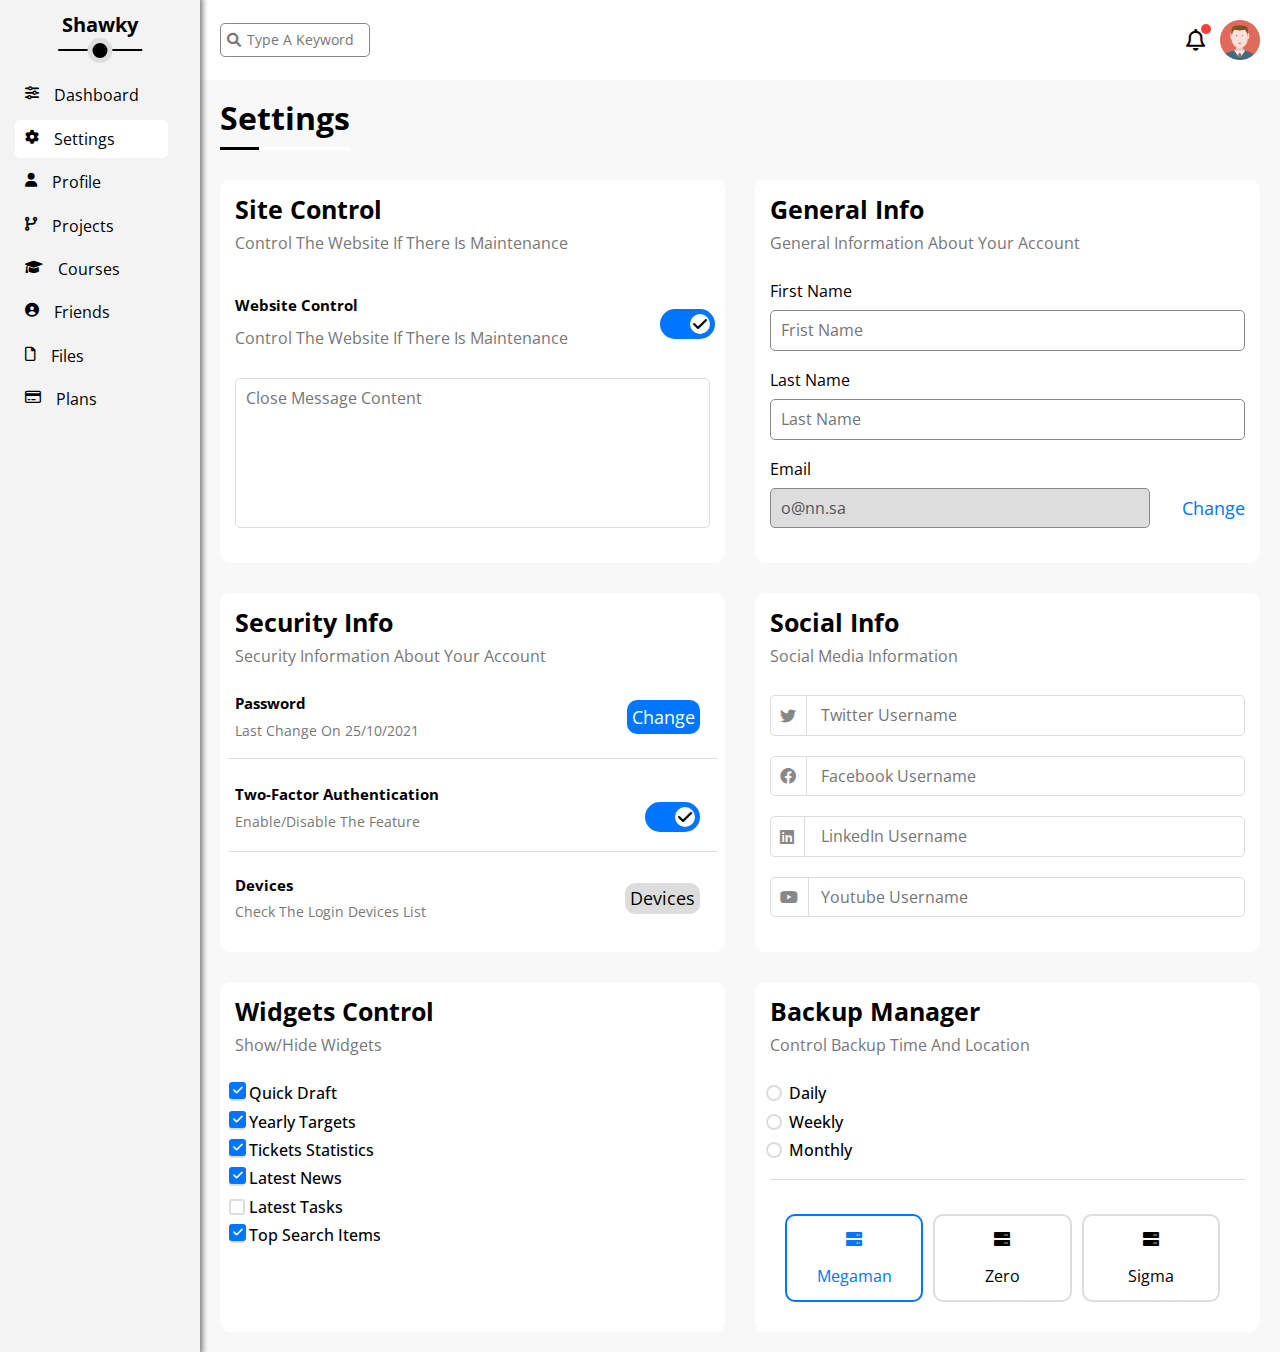
<file: settings.html>
<!DOCTYPE html>
<html lang="en">

<head>
    <meta charset="UTF-8">
    <meta name="viewport" content="width=device-width, initial-scale=1.0">
    <title>Settings</title>
    <link rel="icon" href="media/dashboard.png">
    <link rel="stylesheet" href="css/framework.css">
    <link rel="stylesheet" href="css/master.css">
    <link rel="stylesheet" href="css/normalize.css">
    <link rel="stylesheet" href="css/all.min.css ">
    <link rel="stylesheet" href="https://cdnjs.cloudflare.com/ajax/libs/font-awesome/6.0.0/css/all.min.css">
    <link rel="preconnect" href="https://fonts.googleapis.com">
    <link rel="preconnect" href="https://fonts.gstatic.com" crossorigin>
    <link
        href="https://fonts.googleapis.com/css2?family=Open+Sans:ital,wght@0,300;0,400;0,500;0,600;0,700;0,800;1,300;1,400;1,500;1,600;1,700;1,800&display=swap"
        rel="stylesheet">

</head>


<body>
    <div class="page flex">
        <div class="sidebar">
            <div class="content flex align-center ">
                <div class="head">
                    <h1 class="p-relative">Shawky</h1>
                </div>
                <div class="links">
                    <ul class="mmi-75">
                        <li class="align-center">
                            <a class="at-d tt-c tc" href="index.html">
                                <i class="fa-solid fa-sliders  fs-14"></i>
                                <span>dashboard</span>
                            </a>
                        </li>
                        <li class="align-center  active">
                            <a class="at-d tt-c tc" href="settings.html">
                                <i class="fa-solid fa-gear  fs-14"></i>
                                <span>settings</span>
                            </a>
                        </li>
                        <li class="align-center">
                            <a class="at-d tt-c tc" href="profile.html">
                                <i class="fa-solid fa-user  fs-14"></i>
                                <span>profile</span>
                            </a>
                        </li>
                        <li class="align-center">
                            <a class="at-d tt-c tc" href="projects.html">
                                <i class="fa-solid fa-code-branch  fs-14"></i>
                                <span>projects</span>
                            </a>
                        </li>
                        <li class="align-center">
                            <a class=" tt-c at-d tc" href="courses.html">
                                <i class="fa-solid fa-graduation-cap  fs-14"></i>
                                <span>courses</span>
                            </a>
                        </li>
                        <li class="align-center">
                            <a class="at-d tt-c tc" href="friends.html">
                                <i class="fa-solid fa-circle-user  fs-14"></i>
                                <span>friends</span>
                            </a>
                        </li>
                        <li class="align-center">
                            <a class="at-d tt-c tc" href="files.html">
                                <i class="fa-regular fa-file  fs-14"></i>
                                <span>files</span>
                            </a>
                        </li>
                        <li class="align-center">
                            <a class="at-d tt-c tc" href="plans.html">
                                <i class="fa-regular fa-credit-card fs-14"></i>
                                <span>plans</span>
                            </a>
                        </li>
                    </ul>
                </div>
            </div>
        </div>
        <div class="content">
            <div class="search p-20 flex">
                <div class="input p-relative">
                    <i class="fas fa-search fs-14"></i>
                    <input type="search" placeholder="Type A Keyword">
                </div>
                <div class="icon flex align-center p-relative">
                    <i class="fa-regular fa-bell"></i>
                    <img class="w-40" src="media/avatar.png" alt="avatar">
                </div>
            </div>
            <div class="dashboard p-20 bc">
                <div class="head">
                    <h1 class="tt-c">settings</h1>
                    <div class="range">
                        <span style="width:30%"></span>
                    </div>
                </div>
                <div class="boxes">
                    <div class="site-control  br-10 bc-w ">
                        <div class="head flex bc-w p-15 br-10">
                            <div class="text">
                                <h1 class="tt-c fs-25">Site Control</h1>
                                <span class="tt-c block tc-span">Control The Website If There Is Maintenance</span>
                            </div>
                        </div>
                        <div class="web-control justify-spacebetween">
                            <div class="text p-15">
                                <h3 class="tt-c fs-15">Website Control</h1>
                                    <span class="tt-c block tc-span">Control The Website If There Is Maintenance</span>
                            </div>
                            <label class="mr-10">
                                <input type="checkbox" class="switch" checked>
                                <div class="toggle"></div>
                            </label>
                        </div>
                        <div class="texarea p-15 br-10">
                            <textarea class="w-full p-10 br-5" placeholder="Close Message Content"></textarea>
                        </div>
                    </div>
                    <div class="general-info  br-10 bc-w ">
                        <div class="head flex bc-w p-15 br-10">
                            <div class="text">
                                <h1 class="tt-c fs-25">General Info</h1>
                                <span class="tt-c block tc-span">General Information About Your Account</span>
                            </div>
                        </div>
                        <div class="content p-15">
                            <form action="" method=" ">
                                <div class="input mp-20">
                                    <label class="block mb-10" for="first">First Name</label>
                                    <input class="w-full p-10 br-5" type="text" name="first-name" id="first"
                                        placeholder="Frist Name">
                                </div>
                                <div class="input mp-20">
                                    <label class="block mb-10" for="last">Last Name</label>
                                    <input class="w-full p-10 br-5" type="text" name="last-name" id="last"
                                        placeholder="Last Name">
                                </div>
                                <div class="input mp-20">
                                    <div class="email">
                                        <label class="block mb-10" for="mail">Email</label>
                                        <div class="info justify-spacebetween">
                                            <input class="w-80percent p-10 br-5 bc-secound-color" type="email"
                                                name="email" id="mail" disabled value="o@nn.sa">
                                            <a href="#" class="c-blue tt-c fs-18 w-fit">change</a>
                                        </div>
                                    </div>
                                </div>
                            </form>
                        </div>
                    </div>
                    <div class="security-info br-10 bc-w ">
                        <div class="head flex bc-w p-15 br-10">
                            <div class="text">
                                <h1 class="tt-c fs-25">Security Info</h1>
                                <span class="tt-c block tc-span">Security Information About Your Account</span>
                            </div>
                        </div>
                        <div class="security-control justify-spacebetween pb-20 p-15 p-relative mb-10">
                            <div class="text">
                                <h3 class="tt-c fs-15  mb-10 m-0">Password</h1>
                                    <span class="tt-c block tc-span fs-14">Last Change On 25/10/2021</span>
                            </div>
                            <div class="change">
                                <a href="#" class="c-white p-5 br-10 tt-c fs-18 bc-blue mr-10 ">change</a>
                            </div>
                        </div>
                        <div class="security-control justify-spacebetween pb-20 p-15 p-relative mb-10">
                            <div class="text">
                                <h3 class="tt-c fs-15  mb-10 m-0">Two-Factor Authentication</h1>
                                    <span class="tt-c block tc-span fs-14">Enable/Disable The Feature</span>
                            </div>
                            <label class="mr-10">
                                <input type="checkbox" class="switch" checked>
                                <div class="toggle"></div>
                            </label>
                        </div>
                        <div class="security-control justify-spacebetween pb-20 mb-10 p-15 p-relative">
                            <div class="text">
                                <h3 class="tt-c fs-15 mb-10 m-0">Devices</h1>
                                    <span class="tt-c block tc-span fs-14">Check The Login Devices List</span>
                            </div>
                            <a href="#" class=" c-black p-5 br-10 tt-c fs-18 bc-secound-color mr-10 ">Devices</a>
                        </div>
                    </div>
                    <div class="social-info  br-10 bc-w ">
                        <div class="head flex bc-w p-15 br-10">
                            <div class="text">
                                <h1 class="tt-c fs-25">Social Info</h1>
                                <span class="tt-c block tc-span">Social Media Information</span>
                            </div>
                        </div>
                        <div class="content p-15">
                            <form action="" method=" ">
                                <div class="input mp-20 p-relative">
                                    <input class="w-full p-10 br-5  pl-50" type="text" name="Twitter Username"
                                        placeholder="Twitter Username">
                                    <i class="fa-brands fa-twitter pr-10"></i>
                                </div>
                                <div class="input mp-20  p-relative">
                                    <input class="w-full p-10 br-5 pl-50" type="text" name="Facebook Username"
                                        placeholder="Facebook Username">
                                    <i class="fa-brands fa-facebook pr-10"></i>
                                </div>
                                <div class="input mp-20 p-relative">
                                    <input class="w-full p-10 br-5 pl-50" type="text" name="LinkedIn Username"
                                        placeholder="LinkedIn Username">
                                    <i class="fa-brands fa-linkedin pr-10"></i>
                                </div>
                                <div class="input mp-20  p-relative ">
                                    <input class="w-full p-10 br-5 pl-50" type="text" name="Youtube Username"
                                        placeholder="Youtube Username">
                                    <i class="fa-brands fa-youtube pr-10"></i>
                                </div>
                            </form>
                        </div>

                    </div>
                    <div class="widget-control br-10 bc-w">
                        <div class="head flex bc-w p-15 br-10">
                            <div class="text">
                                <h1 class="tt-c fs-25">Widgets Control</h1>
                                <span class="tt-c block tc-span">Show/Hide Widgets</span>
                            </div>
                        </div>
                        <div class="checkbox p-15">
                            <div class="check mb-10 fw-500 ">
                                <input type="checkbox" name="quick" id="quick" class="mr-10" checked>
                                <label for="quick">Quick Draft </label>
                            </div>
                            <div class="check mb-10 fw-500">
                                <input type="checkbox" name="quick" id="Yearly" class="mr-10" checked>
                                <label for="Yearly">Yearly Targets </label>
                            </div>
                            <div class="check mb-10 fw-500">
                                <input type="checkbox" name="quick" id="Tickets" class="mr-10" checked>
                                <label for="Tickets">Tickets Statistics </label>
                            </div>
                            <div class="check mb-10 fw-500">
                                <input type="checkbox" name="quick" id="Latest" class="mr-10" checked>
                                <label for="Latest">Latest News </label>
                            </div>
                            <div class="check mb-10 fw-500">
                                <input type="checkbox" name="quick" id="Tasks" class="mr-10">
                                <label for="Tasks">Latest Tasks </label>
                            </div>
                            <div class="check mb-10 fw-500">
                                <input type="checkbox" name="quick" id="Top" class="mr-10" checked>
                                <label for="Top">Top Search Items </label>
                            </div>
                        </div>
                    </div>
                    <div class="backup-manager br-10 bc-w ">
                        <div class="head flex bc-w p-15 br-10">
                            <div class="text">
                                <h1 class="tt-c fs-25">Backup Manager</h1>
                                <span class="tt-c block tc-span">Control Backup Time And Location</span>
                            </div>
                        </div>
                        <div class="content p-15">
                            <div class="radio-info pb-10">
                                <div class="radio mb-10 fw-500 ">
                                    <input type="radio" name="daily" id="Daily" class="mr-10" checked>
                                    <label for="Daily" class="p-relative">Daily</label>
                                </div>
                                <div class="radio mb-10 fw-500 ">
                                    <input type="radio" name="daily" id="Weekly" class="mr-10" checked>
                                    <label for="Weekly" class="p-relative">Weekly</label>
                                </div>
                                <div class="radio mb-10 fw-500 ">
                                    <input type="radio" name="daily" id="Monthly" class="mr-10" checked>
                                    <label for="Monthly" class="p-relative">Monthly</label>
                                </div>
                            </div>
                            <div class="icon flex p-15">
                                <div class="icon-info w-full mr-10">
                                    <input type="radio" name="daily" id="megaman" checked>
                                    <div class="info br-10 ">
                                        <label for="megaman" class=" justify-center br-10 p-15">
                                            <i class="fa-solid fa-server mb-10"></i>
                                            Megaman
                                        </label>
                                    </div>
                                </div>
                                <div class="icon-info w-full mr-10">
                                    <input type="radio" name="daily" id="zero">
                                    <div class="info br-10">
                                        <label for="zero" class=" justify-center br-10 p-15">
                                            <i class="fa-solid fa-server block mb-10"></i>
                                            Zero
                                        </label>
                                    </div>
                                </div>
                                <div class="icon-info w-full mr-10">
                                    <input type="radio" name="daily" id="Sigma">
                                    <div class="info br-10">
                                        <label for="Sigma" class=" justify-center br-10 p-15">
                                            <i class="fa-solid fa-server block mb-10"></i>
                                            Sigma
                                        </label>
                                    </div>
                                </div>
                            </div>
                        </div>
                    </div>
                </div>
            </div>
        </div>
    </div>
</body>

</html>
</file>
<file: css/framework.css>
:root {
    --main-transition: 0.4s;
    --common-color: #777;
    --secound-color: #ddd;
    --blue-color: #0075ff;
    --blue-alt-color: #0d69d5;
    --orange-color: #f59e0b;
    --green-color: #22c55e;
    --red-color: #f44336;
    --gray-color: #888;
}


/* start for margin */

.m-auto {
    margin: auto;
}

.m-0 {
    margin: 0;
}


.mb-5 {
    margin-bottom: 5px;
}


.mb-10 {
    margin-bottom: 10px;
}


.mp-20 {
    margin-bottom: 20px;
}

.mt-20 {
    margin-top: 20px;
}


.m-20 {
    margin: 20px;
}


.ml--15 {
    margin-left: -15px;
}


.ml-50 {
    margin-left: 50px;
}


.mmi-75 {
    margin-left: -75px;
}


.mr-5 {
    margin-right: 5px;
}


.mr-10 {
    margin-right: 10px;
}

/* end for margin  */

/* start for padding */


.p-5 {
    padding: 5px;
}


.p-10 {
    padding: 10px;
}



.p-15 {
    padding: 15px;
}


.p-20 {
    padding: 20px;
}


.p-40 {
    padding: 40px;
}


.pb-10 {
    padding-bottom: 10px;
}


.pb-20 {
    padding-bottom: 20px;
}


.pl-15 {
    padding-left: 15px;
}


.pl-50 {
    padding-left: 50px;
}

.pr-10 {
    padding-right: 10px;
}


.pt-10 {
    padding-top: 10px;
}


.pt-20 {
    padding-top: 20px;
}

/* End for padding */

/* start for text  */

.tt-c {
    text-transform: capitalize;
}

.tc {
    color: black;
}


.tc-span {
    color: var(--common-color);
}


.t-left {
    text-align: left;
}


.t-right {
    text-align: right;
}

.t-center {
    text-align: center;
}


/* End for text */


/* Start for font */

.fw-500 {
    font-weight: 500;
}


.fw-700 {
    font-weight: 600;
}


.fw-b {
    font-weight: bold;
}

.fs-14 {
    font-size: 14px;
}


.fs-15 {
    font-size: 15px;
}

.fs-18 {
    font-size: 18px;
}

.fs-20 {
    font-size: 20px;
}


.fs-25 {
    font-size: 25px;
}


.fs-40 {
    font-size: 40px;
}

/* End for font */

/* Start for background */
.bc {
    background-color: hsl(0deg 0% 87% / 20%);
}

.bc-w {
    background-color: white;
}

.c-blue {
    color: var(--blue-color);
}


.c-orange {
    color: var(--orange-color);
}


.c-green {
    color: var(--green-color);
}


.c-red {
    color: var(--red-color);
}


.c-white {
    color: white;
}


.c-black {
    color: black;
}


.c-secound-color {
    color: var(--secound-color);
}


.c-grey {
    color: var(--gray-color);
}


.bc-red {
    background-color: var(--red-color);
}


.bc-orange {
    background-color: var(--orange-color);
}


.bc-green {
    background-color: var(--green-color);
}


.bc-blue {
    background-color: var(--blue-color);
}


.bc-secound-color {
    background-color: var(--secound-color);
}


.bc-grey {
    background-color: var(--gray-color);
}

/* End for background */


/* start for link */
.at-d {
    text-decoration: none;
}

/* End for link */

/* start display */
.flex {
    display: flex;
}


.block {
    display: block;
}

.align-center {
    align-items: center;
}


.align-self {
    align-self: flex-start;
}

.justify-center {
    display: flex;
    justify-content: center;
    align-items: center;
}


.justify-spacebetween {
    display: flex;
    justify-content: space-between;
    align-items: center;
}

/* end display */

/* start position */
.p-relative {
    position: relative;
}

/* start position */

/* start for border radius */
.br-5 {
    border-radius: 5px;
    -webkit-border-radius: 5px;
    -moz-border-radius: 5px;
    -ms-border-radius: 5px;
    -o-border-radius: 5px;
}


.br-10 {
    border-radius: 10px;
    -webkit-border-radius: 10px;
    -moz-border-radius: 10px;
    -ms-border-radius: 10px;
    -o-border-radius: 10px;
}

.br-rl-10 {
    border-radius: 10px 10px 0 0;
    -webkit-border-radius: 10px 10px 0 0;
    -moz-border-radius: 10px 10px 0 0;
    -ms-border-radius: 10px 10px 0 0;
    -o-border-radius: 10px 10px 0 0;
}

.br-50 {
    border-radius: 50%;
    -webkit-border-radius: 50%;
    -moz-border-radius: 50%;
    -ms-border-radius: 50%;
    -o-border-radius: 50%;
}


/* end for border radius */

/* start for width */

.mw-100 {
    max-width: 100%;
}

.w-40 {
    width: 40px;
}


.w-250 {
    width: 250px;
}

.w-80percent {
    width: 80%;
}


.w-fit {
    width: fit-content;
}

.w-full {
    width: 100%;
}

/* end for width  */

/* start for transition */
.tr {
    transition: var(--main-transition);
    -webkit-transition: var(--main-transition);
    -moz-transition: var(--main-transition);
    -ms-transition: var(--main-transition);
    -o-transition: var(--main-transition);
}

/* end for transition */

/* start for textarea */
textarea {
    resize: none;
    outline: none;
    border: 1px solid var(--secound-color);
    height: 150px;
}


/* end for textarea */

/* start for height */
.h-4 {
    height: 4px;
}


.h-full {
    height: 100%;
}

/* end for height */

/* start border */

.bb-1 {
    border-bottom: 1px solid var(--secound-color);
}

.bt-1 {
    border-top: 1px solid var(--secound-color);
}

.b-2 {
    border: 2px solid white;
}

.b-1 {
    border: 1px solid var(--secound-color);
}

/* end for border */

/* start for opacity */
.o-20 {
    opacity: 20%;
}
</file>
<file: css/master.css>
* {
    box-sizing: border-box;
}


li {
    list-style-type: none;
}


a {
    text-decoration: none;
}


:root {
    --main-transition: 0.4s;
    --common-color: #777;
    --secound-color: #ddd;
    --blue-color: #0075ff;
    --blue-alt-color: #0d69d5;
    --orange-color: #f59e0b;
    --green-color: #22c55e;
    --red-color: #f44336;
    --gray-color: #888;
    --hover-color: #7777770f;
}

body {
    font-family: 'Open Sans', sans-serif;
    margin: 0;
}

/* for scroll bar */
::-webkit-scrollbar {
    width: 15px;
}


::-webkit-scrollbar-track {
    background-color: white;
}


::-webkit-scrollbar-thumb {
    background-color: var(--blue-color);
}

/* for scroll bar */
/* start sidebar */
.sidebar {
    width: 200px;
    box-shadow: 0px 0px 5px 3px var(--gray-color);
    position: relative;
    background-color: #dddddd59;
    min-height: 100vh;
}


@media (max-width:767px) {
    .sidebar {
        width: 60px;
    }
}


.sidebar .content {
    flex-direction: column;
}


.sidebar .content h1 {
    font-size: 20px;
    margin-bottom: 40px;
}


@media (max-width:767px) {
    .sidebar .content h1 {
        font-size: 10px;
        margin-bottom: 20px;
    }
}


.sidebar .content h1:before, h1:after {
    content: "";
    position: absolute;
    left: 50%;
    background-color: black;
    transform: translateX(-50%);
}


.sidebar .content h1:before {
    width: 110%;
    height: 2px;
    bottom: -15px;
}


.sidebar .content h1:after {
    width: 15px;
    border: 5px solid var(--secound-color);
    height: 15px;
    bottom: -27px;
    border-radius: 50%;
    -webkit-border-radius: 50%;
    -moz-border-radius: 50%;
    -ms-border-radius: 50%;
    -o-border-radius: 50%;
}


@media (max-width:767px) {
    .sidebar h1::after, h1::before {
        display: none;
    }
}


.sidebar .content .links {
    width: 100%;
}


.sidebar .content ul {
    width: 85%;
    margin: auto;
    padding: 0;
    display: flex;
    flex-direction: column;
    align-items: flex-start;
}


.sidebar .content ul li {
    margin-bottom: 5px;
    width: 90%;
}

.sidebar .content ul li a {
    display: flex;
    justify-content: flex-start;
    padding: 10px;
    transition: var(--main-transition);
    -webkit-transition: var(--main-transition);
    -moz-transition: var(--main-transition);
    -ms-transition: var(--main-transition);
    -o-transition: var(--main-transition);
}


.sidebar .content ul .active {
    background-color: white;
    border-radius: 5px;
    -webkit-border-radius: 5px;
    -moz-border-radius: 5px;
    -ms-border-radius: 5px;
    -o-border-radius: 5px;
}


@media (max-width:767px) {
    .sidebar .content ul li span {
        display: none;
    }
}

.sidebar .content ul li a:hover {
    background-color: white;
    border-radius: 5px;
    -webkit-border-radius: 5px;
    -moz-border-radius: 5px;
    -ms-border-radius: 5px;
    -o-border-radius: 5px;
}


.sidebar .content ul li a i {
    display: flex;
    margin-right: 15px;
}


@media (max-width:767px) {
    .sidebar .content ul li a {
        justify-content: center;
        align-items: center;
    }

    .sidebar .content ul li a i {
        margin-right: 0;
    }
}

/* End sidebar */
/*start search of content */
.content {
    flex: 1;
}


.search {
    justify-content: space-between;
    align-items: center;
}


.search .input input {
    width: 150px;
    border: 1px solid var(--gray-color);
    padding: 6px 0px 8px 26px;
    border-radius: 5px;
    transition: var(--main-transition);
    -webkit-transition: var(--main-transition);
    -moz-transition: var(--main-transition);
    -ms-transition: var(--main-transition);
    -o-transition: var(--main-transition);
}


@media (max-width:667px) {
    .search .input input {
        padding: 5px 5px 5px 25px;
    }
}


.search .input input:focus {
    outline: none;
    width: 200px;
}


@media (max-width:667px) {
    .search .input input:focus {
        width: 160px;
    }
}


.search .input input::placeholder {
    font-size: 14px;
    transition: 0.3s;
    -webkit-transition: 0.3s;
    -moz-transition: 0.3s;
    -ms-transition: 0.3s;
    -o-transition: 0.3s;
}


.search .input input:focus::placeholder {
    color: transparent;
}


.search .input i {
    position: absolute;
    top: 50%;
    transform: translateY(-50%);
    left: 7px;
    color: var(--common-color);
}


.search .icon i {
    padding-right: 15px;
    font-size: 22px;
}


.search .icon::before {
    content: "";
    position: absolute;
    background-color: var(--red-color);
    width: 10px;
    height: 10px;
    border-radius: 50%;
    top: 4px;
    left: 15px;
}

/* end search of content */
/* start dashboard content */
.dashboard .head h1 {
    margin: 0;
    padding-bottom: 10px;
}


.dashboard .head .range {
    width: 130px;
    background: white;
    height: 3px;
}


.dashboard .head .range span {
    background-color: black;
    height: 100%;
    display: block;
}


.dashboard .boxes {
    display: grid;
    grid-template-columns: repeat(auto-fill, minmax(450px, 1fr));
    gap: 30px;
    padding-top: 30px;
}

/* end dashboard content */
/* start dashboard welcome box */
.dashboard .welcome {
    flex-direction: column;
}


.dashboard .welcome .head {
    justify-content: space-between;
    background-color: var(--secound-color);
    padding: 15px;
    border-radius: 10px 10px 0 0;
    -webkit-border-radius: 10px 10px 0 0;
    -moz-border-radius: 10px 10px 0 0;
    -ms-border-radius: 10px 10px 0 0;
    -o-border-radius: 10px 10px 0 0;
}


.dashboard .welcome .head img {
    width: 200px;
}


.dashboard .welcome img.avatar {
    position: absolute;
    top: 100px;
    border: 5px solid white;
    border-radius: 50%;
    width: 70px;
    left: 10px;
}



.dashboard .welcome .info {
    padding: 20px 15px 20px 15px;
    justify-content: space-around;
    margin-top: 50px;
    border-top: 1px solid var(--secound-color);
    border-bottom: 1px solid var(--secound-color);
    text-align: center;
    margin-bottom: 100px;
}


.dashboard .welcome .info .text span:first-child {
    padding-bottom: 10px;
}


.welcome a {
    text-decoration: none;
    text-align: right;
    background-color: var(--blue-color);
    padding: 8px 10px;
    color: white;
    letter-spacing: 1px;
    width: fit-content;
    position: absolute;
    bottom: 50px;
    right: 15px;
}

/* end dashboard welcome box */
/* start Quick-Draft */
.Quick-Draft .info {
    flex-direction: column;
    padding: 0 15px 100px;
}


.Quick-Draft .info input {
    margin-bottom: 20px;
    padding: 10px 0 10px 10px;
    background-color: var(--secound-color);
    border: none;

}


.Quick-Draft .info input:focus, .Quick-Draft .info textarea:focus {
    outline: none;
}


.Quick-Draft .info textarea {
    resize: none;
    padding: 10px 0 10px 10px;
    background-color: var(--secound-color);
    border: none;
    height: 160px;
}


.Quick-Draft .info textarea::placeholder, .Quick-Draft .info input::placeholder {
    font-size: 14px;
    letter-spacing: 1px;
}

.Quick-Draft .save {
    text-align: right;
    background-color: var(--blue-color);
    padding: 8px 10px;
    color: white;
    letter-spacing: 1px;
    width: fit-content;
    position: absolute;
    bottom: 50px;
    right: 15px;
}

/* end Quick-Draft */
/* start Yearly-targets  */
.Yearly-targets .text {
    padding-bottom: 20px;
}


.Yearly-targets .content {
    flex-direction: column;
}


.Yearly-targets .box {
    padding-bottom: 30px;
    align-items: center;
}


.Yearly-targets .box i {
    font-size: 25px;
    margin-right: 20px;
    padding: 35px;
    display: flex;
    justify-content: center;
    align-items: center;
    width: 85px;
}


.Yearly-targets .box:nth-child(1) i {
    color: var(--blue-color);
}


.Yearly-targets .box:nth-child(2) i {
    color: var(--orange-color);
}


.Yearly-targets .box:nth-child(3) i {
    color: var(--green-color);
}


.Yearly-targets .box .info {
    flex-direction: column;
    flex: 1;
}


.Yearly-targets .box .info span:not(:last-child) {
    padding-bottom: 10px;
}


.Yearly-targets .box .info .range {
    width: 100%;
    height: 5px;
}


.Yearly-targets .box.box:nth-child(1) .range, .Yearly-targets .box:nth-child(1) i {
    background-color: hsl(212deg 88% 44% / 45%);
}


.Yearly-targets .box.box:nth-child(2) .range, .Yearly-targets .box:nth-child(2) i {
    background-color: rgba(255, 166, 0, 0.39);
}


.Yearly-targets .box.box:nth-child(3) .range, .Yearly-targets .box:nth-child(3) i {
    background-color: hsl(80deg 61% 50% / 45%);
}


.Yearly-targets .box:nth-child(1) .range span {
    background-color: var(--blue-color);
}


.Yearly-targets .box:nth-child(2) .range span {
    background-color: var(--orange-color);
}


.Yearly-targets .box:nth-child(3) .range span {
    background-color: var(--green-color);
}


.Yearly-targets .box .info .range:after {
    position: absolute;
    width: 45px;
    height: 25px;
    font-weight: bold;
    top: -40px;
    font-size: 14px;
    color: white;
    display: flex;
    justify-content: center;
    align-items: center;
    border-radius: 10px;
    -webkit-border-radius: 10px;
    -moz-border-radius: 10px;
    -ms-border-radius: 10px;
    -o-border-radius: 10px;
}


.Yearly-targets .box:nth-child(1) .info .range::after {
    content: "85%";
    right: 16%;
    background-color: var(--blue-color);
}


.Yearly-targets .box:nth-child(2) .info .range::after {
    content: "55%";
    background-color: var(--orange-color);
    right: 42%;
}


.Yearly-targets .box:nth-child(3) .info .range::after {
    content: "75%";
    background-color: var(--green-color);
    right: 22%;
}


.Yearly-targets .box .info .range::before {
    content: '';
    position: absolute;
    top: -17px;
    border: 10px solid;
}


.Yearly-targets .box:nth-child(1) .info .range::before {
    right: 18.7%;
    border-color: var(--blue-color) transparent transparent;
}


.Yearly-targets .box:nth-child(2) .info .range::before {
    right: 44%;
    border-color: var(--orange-color) transparent transparent;
}


.Yearly-targets .box:nth-child(3) .info .range::before {
    right: 24%;
    border-color: var(--green-color) transparent transparent;
}

/* end Yearly-targets  */
/* start tickets statictise */
.Tickets-Statistics .content {
    display: grid;
    grid-template-columns: repeat(auto-fill, minmax(40%, 1fr));
    gap: 20px;
    padding: 15px;
}


@media (max-width:767px) {
    .Tickets-Statistics .content {
        grid-template-columns: 100%;
    }
}


.Tickets-Statistics .content .info {
    padding: 30px;
    flex-direction: column;
    border: 1px solid var(--gray-color);
    border-radius: 10px;
}

/* end tickets statictise */
/* start latest news */
.latest-news .info:not(:last-child) {
    margin-bottom: 30px;
    border-bottom: 1px solid var(--secound-color);
    padding-bottom: 20px;
}


.latest-news .info img {
    width: 100px;
    margin-right: 15px;
}


.latest-news .info .day {
    background-color: var(--secound-color);
    padding: 10px;
}


@media (max-width:767px) {
    .latest-news .info, .latest-news .box {
        flex-direction: column;
        text-align: center;
    }

    .latest-news .info img {
        margin-bottom: 10px;
    }

    .latest-news .info .day {
        margin-top: 10px;
    }
}

/* end latest news */
/* start latest tasks */
.latest-tasks .info:not(:last-child) {
    border-bottom: 1px solid var(--secound-color);
}


.latest-tasks .info:nth-child(4) {
    opacity: 40%;
}


.latest-tasks h1 {
    margin-bottom: 20px !important;
}


.latest-tasks i {
    cursor: pointer;
    transition: var(--main-transition);
    -webkit-transition: var(--main-transition);
    -moz-transition: var(--main-transition);
    -ms-transition: var(--main-transition);
    -o-transition: var(--main-transition);
}


.latest-tasks i:hover {
    color: var(--red-color);
}

/* end latest tasks */
/* start top search item */
.top-search-items h1 {
    padding-bottom: 20px !important;
}

/* end  top search item */
/* start latest uploads  */
.uploads .content img {
    width: 40px;
}


.uploads .content .info {
    margin-bottom: 10px;
    padding-bottom: 10px;
}


.uploads .head h1 {
    padding-bottom: 20px !important;
}


@media (max-width:767px) {
    .uploads .info, .uploads .box {
        flex-direction: row;
        text-align: left;
    }

    .uploads .info img {
        margin-bottom: 0px;
    }

    .uploads .info .day {
        margin-top: 0px;
    }
}

/* end latest uploads */
/* start last project process */
.last-project-process h1 {
    margin-bottom: 20px !important;
}


.last-project-process .content img {
    width: 150px;
    opacity: 20%;
    align-self: flex-end;
}


.last-project-process .content .info span {
    position: relative;
}


.last-project-process .content .info span::before {
    top: -5px;
    position: absolute;
    content: '';
    left: 0;
    width: 30px;
    height: 30px;
    border: 2px solid white;
    background-color: var(--blue-color);
    border-radius: 50%;
    outline: 2px solid var(--blue-alt-color);
}


.last-project-process .content .info span:last-child::before {
    background-color: transparent;
}


.last-project-process .content .info span:not(:last-child):after {
    position: absolute;
    content: '';
    top: 30px;
    left: 16px;
    width: 2px;
    height: 25px;
    background-color: var(--blue-alt-color);
}


.last-project-process .content .info span:nth-child(4)::before {
    animation: opacity 2s infinite alternate linear;
    -webkit-animation: opacity 2s infinite alternate linear;
    transition: var(--main-transition);
    -webkit-transition: var(--main-transition);
    -moz-transition: var(--main-transition);
    -ms-transition: var(--main-transition);
    -o-transition: var(--main-transition);
}


@keyframes opacity {
    50% {
        background-color: var(--blue-alt-color);
    }

    0%, 100% {
        background-color: transparent;
    }
}

/* end last project process */
/* start reminders */
.reminders h1 {
    margin-bottom: 20px !important;
}


.reminders .info::before, .reminders .info::after {
    content: "";
    position: absolute;
}

.reminders .info::before {
    width: 15px;
    height: 15px;
    border-radius: 50%;
    top: 15px;
    left: 0;
}


.reminders .info:nth-child(1)::before, .reminders .info:nth-child(1)::after {
    background-color: var(--blue-alt-color);
}


.reminders .info:nth-child(2)::before, .reminders .info:nth-child(2)::after {
    background-color: var(--green-color);
}


.reminders .info:nth-child(3)::before, .reminders .info:nth-child(3)::after {
    background-color: var(--orange-color);
}


.reminders .info:nth-child(4)::before, .reminders .info:nth-child(4)::after {
    background-color: var(--red-color);
}

.reminders .info::after {
    width: 2px;
    height: 50px;
    top: 0px;
    left: 30px;
}

/* end reminders */
/* start latest post */
.latest-post img {
    width: 45px;
    margin-right: 10px;
    height: 45px;
}


.latest-post h1 {
    margin-bottom: 20px !important;
}


.latest-post .paragraph {
    border-top: 1px solid var(--secound-color);
    padding-top: 20px;
    border-bottom: 1px solid var(--secound-color);
}


.latest-post p {
    line-height: 2;
    font-weight: 500;
}

/* end latest post */
/* start social media */
.social-media h1 {
    margin-bottom: 20px !important;
}


.social-media .info:nth-child(1), .social-media .info:nth-child(2) {
    background-color: #0075ff75;
}


.social-media .info:nth-child(3) {
    background-color: #f443366b;
}


.social-media .info:nth-child(4) {
    background-color: #0d69d582;
}

.social-media a {
    font-weight: 600;
    color: white;
    text-decoration: none;
    margin-right: 10px;
    border-radius: 10px;
}


.social-media i {
    margin-right: 15px;
    padding: 20px;
    width: 70px;
    display: flex;
    justify-content: center;
    align-items: center;
    transition: var(--main-transition);
    -webkit-transition: var(--main-transition);
    -moz-transition: var(--main-transition);
    -ms-transition: var(--main-transition);
    -o-transition: var(--main-transition);
}


.social-media .info:nth-child(1) i,
.social-media .info:nth-child(1) a {
    background-color: var(--blue-color);
}


.social-media .info:nth-child(2) i,
.social-media .info:nth-child(4) i,
.social-media .info:nth-child(2) a,
.social-media .info:nth-child(4) a {
    background-color: var(--blue-alt-color);
}


.social-media .info:nth-child(3) i,
.social-media .info:nth-child(3) a {
    background-color: var(--red-color);
}


.social-media i:hover {
    transform: rotate(7deg);
    -webkit-transform: rotate(7deg);
    -moz-transform: rotate(7deg);
    -ms-transform: rotate(7deg);
    -o-transform: rotate(7deg);
}

/* end social media */
/* start projects */
.projects .table {
    overflow: scroll;
    position: relative;
    height: 530px;
}


.projects h1 {
    margin-bottom: 20px !important;
}


.trans-border {
    transform: translateX(-10px);
    border: 2px solid white;
    -webkit-transform: translateX(-10px);
    -moz-transform: translateX(-10px);
    -ms-transform: translateX(-10px);
    -o-transform: translateX(-10px);
}


.trans2-border {
    border: 2px solid white;
}


.trans3-border {
    border: 2px solid white;
    transform: translateX(-22px);
    -webkit-transform: translateX(-22px);
    -moz-transform: translateX(-22px);
    -ms-transform: translateX(-22px);
    -o-transform: translateX(-22px);
}


.trans4-border {
    border: 2px solid white;
    transform: translateX(-33px);
    -webkit-transform: translateX(-33px);
    -moz-transform: translateX(-33px);
    -ms-transform: translateX(-33px);
    -o-transform: translateX(-33px);
}


.projects table {
    border: 1px solid var(--secound-color);
    width: 1050px;
    font-weight: 500;
    position: absolute;
    left: 50%;
    transform: translateX(-50%);
    -webkit-transform: translateX(-50%);
    -moz-transform: translateX(-50%);
    -ms-transform: translateX(-50%);
    -o-transform: translateX(-50%);
}


.projects table td, th {
    padding: 15px;
    transition: var(--main-transition);
    -webkit-transition: var(--main-transition);
    -moz-transition: var(--main-transition);
    -ms-transition: var(--main-transition);
    -o-transition: var(--main-transition);
}


.projects table td:hover {
    background-color: var(--secound-color);
}

/* end projects */
/* end dashboard */
/* start settings */
/* toggle switch */
.switch {
    -webkit-appearance: none;
    appearance: none;
}


.toggle {
    position: relative;
    background-color: var(--secound-color);
    width: 55px;
    height: 30px;
    border-radius: 16px;
    cursor: pointer;
    transition: var(--main-transition);
    -webkit-transition: var(--main-transition);
    -moz-transition: var(--main-transition);
    -ms-transition: var(--main-transition);
    -o-transition: var(--main-transition);
}


.switch:checked+.toggle {
    background-color: var(--blue-color);
}


.toggle::before {
    position: absolute;
    font-family: var(--fa-style-family-classic);
    content: "\f00d";
    font-weight: 900;
    background-color: white;
    top: 5px;
    left: 5px;
    width: 20px;
    height: 20px;
    display: flex;
    justify-content: center;
    align-items: center;
    border-radius: 50%;
    transition: var(--main-transition);
    -webkit-transition: var(--main-transition);
    -moz-transition: var(--main-transition);
    -ms-transition: var(--main-transition);
    -o-transition: var(--main-transition);
}


.switch:checked+.toggle::before {
    position: absolute;
    font-family: var(--fa-style-family-classic);
    content: "\f00c";
    font-weight: 900;
    left: 30px;
    transition: var(--main-transition);
    -webkit-transition: var(--main-transition);
    -moz-transition: var(--main-transition);
    -ms-transition: var(--main-transition);
    -o-transition: var(--main-transition);
}

/* toggle switch */
/* start site control */
.toggle-switch {
    background-color: var(--secound-color);
    border-radius: 15px;
    padding: 10px 30px 10px;
}

/* end site control */
/* start general info  */
.general-info input {
    outline: none;
    border: 1px solid var(--gray-color);
}

/* end general info */
/* start security info */
.security-control:not(:last-child)::after {
    content: "";
    position: absolute;
    width: 97%;
    height: 1px;
    background-color: var(--secound-color);
    bottom: 0;
    left: 50%;
    transform: translateX(-50%);
    -webkit-transform: translateX(-50%);
    -moz-transform: translateX(-50%);
    -ms-transform: translateX(-50%);
    -o-transform: translateX(-50%);
}

/* end security info */
/* start social info  */
.social-info i {
    position: absolute;
    left: 10px;
    top: 50%;
    color: var(--gray-color);
    border-right: 1px solid var(--secound-color);
    transform: translateY(-50%);
    -webkit-transform: translateY(-50%);
    -moz-transform: translateY(-50%);
    -ms-transform: translateY(-50%);
    -o-transform: translateY(-50%);
    height: 100%;
    display: flex;
    justify-content: center;
    align-items: center;
    transition: var(--main-transition);
    -webkit-transition: var(--main-transition);
    -moz-transition: var(--main-transition);
    -ms-transition: var(--main-transition);
    -o-transition: var(--main-transition);
}


.social-info input {
    outline: none;
    border: 1px solid var(--secound-color);
}


.social-info .input:focus-within>i {
    color: black;
}

/* end social info */
/* start widgets control */
.widget-control label {
    position: relative;
}


.widget-control label:hover::before {
    border-color: var(--blue-color);
}


.widget-control label::after {
    font-family: var(--fa-style-family-classic);
    content: "\f00c";
    font-weight: 900;
    position: absolute;
    top: 0px;
    left: -20px;
    font-size: 11px;
    background-color: var(--blue-color);
    color: white;
    width: 17px;
    height: 17px;
    border-radius: 3px;
    display: flex;
    justify-content: center;
    align-items: center;
    transition: var(--main-transition);
    transform: scale(0) rotate(360deg);
    -webkit-transform: scale(0) rotate(360deg);
    -moz-transform: scale(0) rotate(360deg);
    -ms-transform: scale(0) rotate(360deg);
    -o-transform: scale(0) rotate(360deg);
    -webkit-transition: var(--main-transition);
    -moz-transition: var(--main-transition);
    -ms-transition: var(--main-transition);
    -o-transition: var(--main-transition);
}


.widget-control input:checked+label::after {
    transform: scale(1);
    -webkit-transform: scale(1);
    -moz-transform: scale(1);
    -ms-transform: scale(1);
    -o-transform: scale(1);
}


.widget-control label::before {
    position: absolute;
    width: 12px;
    content: "";
    height: 12px;
    border-radius: 3px;
    top: 50%;
    left: -20px;
    border: 2px solid var(--secound-color);
    transition: var(--main-transition);
    transform: translateY(-50%);
    -webkit-border-radius: 3px;
    -moz-border-radius: 3px;
    -ms-border-radius: 3px;
    -o-border-radius: 3px;
    -webkit-transition: var(--main-transition);
    -moz-transition: var(--main-transition);
    -ms-transition: var(--main-transition);
    -o-transition: var(--main-transition);
}


.widget-control input {
    -webkit-appearance: none;
    appearance: none;
}


.widget-control input:hover {
    border-color: var(--blue-color);
}

/* end widget control */
/* start backup-manager */
.backup-manager .radio-info {
    border-bottom: 1px solid var(--secound-color);
}


.backup-manager input {
    -webkit-appearance: none;
    appearance: none;
}


.backup-manager .radio label {
    cursor: pointer;
    padding-left: 5px;
}


.backup-manager .radio label:hover::after {
    border-color: var(--blue-color);
}


.backup-manager .radio-info label::after {
    content: "";
    position: absolute;
    top: 3px;
    left: -18px;
    width: 12px;
    height: 12px;
    border: 2px solid var(--secound-color);
    border-radius: 50%;
    transition: var(--main-transition);
    -webkit-transition: var(--main-transition);
    -moz-transition: var(--main-transition);
    -ms-transition: var(--main-transition);
    -o-transition: var(--main-transition);
}


.backup-manager .radio-info label::before {
    content: "";
    position: absolute;
    top: 6px;
    left: -15px;
    width: 10px;
    height: 10px;
    background-color: var(--blue-color);
    border-radius: 50%;
    transform: scale(0);
    transition: var(--main-transition);
    -webkit-transition: var(--main-transition);
    -moz-transition: var(--main-transition);
    -ms-transition: var(--main-transition);
    -o-transition: var(--main-transition);
    -webkit-transform: scale(0);
    -moz-transform: scale(0);
    -ms-transform: scale(0);
    -o-transform: scale(0);
}


.backup-manager .radio-info input:checked+label::before {
    transform: scale(1);
    -webkit-transform: scale(1);
    -moz-transform: scale(1);
    -ms-transform: scale(1);
    -o-transform: scale(1);
}


.backup-manager .icon-info input:checked+.info label {
    border-color: var(--blue-color);
    color: var(--blue-color);
}


.backup-manager .icon-info label {
    cursor: pointer;
    flex-direction: column;
    border: 2px solid var(--secound-color);
    gap: 10px;
    flex-wrap: wrap;
    transition: var(--main-transition);
    -webkit-transition: var(--main-transition);
    -moz-transition: var(--main-transition);
    -ms-transition: var(--main-transition);
    -o-transition: var(--main-transition);
}

/* end backup-manager */
/* end settings */
/* start profile */
.content .main {
    gap: 50px;
}


.content .main img {
    width: 150px;
}


.content .main .progress span {
    position: absolute;
    top: 0;
    left: 0;
    height: 100%;
}


.content .info {
    width: 100%;
}

/* for toggle switch */
.toggle-profile {
    width: 80px;
    height: 20px;
}


.toggle-profile::before {
    top: 3px;
    font-size: 12px;
    left: 5px;
    color: var(--gray-color);
    width: 14px;
    height: 14px;
}


.switch:checked+.toggle-profile::before {
    color: var(--blue-color);
    left: 62px;
}

/* for toggle switch */

.main .info .text {
    transition: var(--main-transition);
    -webkit-transition: var(--main-transition);
    -moz-transition: var(--main-transition);
    -ms-transition: var(--main-transition);
    -o-transition: var(--main-transition);
}


.main .info .text:hover {
    background-color: var(--hover-color);
}


.main .info .text::before {
    content: "";
    position: absolute;
    width: 100%;
    left: 0px;
    bottom: 0px;
    height: 1px;
    background-color: var(--secound-color);
}


.main .info .text.a::before {
    background-color: transparent;
}


.main .info .text .one {
    flex-wrap: wrap;
}


.button {
    justify-content: flex-start;
}


.main .info::before {
    content: "";
    position: absolute;
    width: 1px;
    height: 65%;
    background-color: var(--secound-color);
    top: 50%;
    left: 0px;
    transform: translateY(-50%);
    -webkit-transform: translateY(-50%);
    -moz-transform: translateY(-50%);
    -ms-transform: translateY(-50%);
    -o-transform: translateY(-50%);
}


@media (max-width:991px) {
    .main .info {
        text-align: center;
    }

    .button {
        justify-content: center;
    }

    .main .info::before {
        display: none;
    }

    .content .main {
        flex-direction: column;
        gap: 20px;
    }

    .content .main h3 {
        text-align: center;
    }

    .main .info .text::before {
        left: 0;
    }
}

/* end main profile */
/* start details */
.content .details {
    display: grid;
    grid-template-columns: 1fr 2fr;
    gap: 30px;
}


@media (max-width:991px) {
    .content .details {
        grid-template-columns: 1fr;
    }
}


.latest-activity img {
    width: 60px !important;
    height: 60px;
}

/* end profile  */
/* start projects  */
.project .boxes {
    display: grid;
    grid-template-columns: repeat(auto-fill, minmax(450px, 1fr));
    gap: 30px;
}


.project .boxes .one img:hover {
    z-index: 2;
    cursor: pointer;

}


.project .boxes .one .foot .range {
    width: 300px;
    height: 10px;
}


.project .boxes .one .range span {
    position: absolute;
    top: 0;
    left: 0;
}

/* end projects */
/* start courses */
.courses .boxes {
    display: grid;
    grid-template-columns: repeat(auto-fill, minmax(300px, 1fr));
    gap: 30px;
}


.courses .boxes .box p {
    line-height: 1.4;
}


.courses .boxes .box .course-info {
    position: absolute;
    bottom: -15px;
    left: 50%;
    transform: translateX(-50%);
    -webkit-transform: translateX(-50%);
    -moz-transform: translateX(-50%);
    -ms-transform: translateX(-50%);
    -o-transform: translateX(-50%);
}


.courses .boxes .box .team {
    position: absolute;
    top: 20px;
    width: 60px;
    left: 20px;
}

/* end for courses */
/* start friends */
.friends .boxes {
    display: grid;
    grid-template-columns: repeat(auto-fill, minmax(300px, 1fr));
    gap: 30px;
}


.friends .boxes img {
    width: 100px;
    height: 100px;
}


.friends .boxes .box .icons-info {
    position: absolute;
    top: 10px;
    left: 10px;
}


.friends .boxes .box .icons-info i:hover {
    color: white;
    background-color: var(--blue-color);
    cursor: pointer;
}

/* end for frineds */
/* start for files */
.files .boxes {
    display: grid;
    grid-template-columns: 1fr 250px;
    gap: 20px;
}


@media (max-width:771px) {
    .files .boxes {
        grid-template-columns: 1fr;

    }

    .files .boxes .basic {
        order: 2;
    }
}


.files .boxes .basic {
    display: grid;
    grid-template-columns: repeat(auto-fill, minmax(200px, 1fr));
    gap: 20px;
}


.files .boxes .basic-info:hover img {
    transform: rotate(10deg);
    -webkit-transform: rotate(10deg);
    -moz-transform: rotate(10deg);
    -ms-transform: rotate(10deg);
    -o-transform: rotate(10deg);
}


.files .boxes .basic-info img {
    width: 70px;
    height: 70px;
}


.files .boxes .basic i.top {
    position: absolute;
    top: 10px;
    left: 10px;
}



.files .boxes .other {
    height: fit-content;
}


.files .boxes .other i {
    width: 35px;
    height: 35px;
    display: flex;
    justify-content: center;
    align-items: center;
}


.files .boxes .other .other-info:nth-child(2) i {
    background-color: hsl(212deg 88% 44% / 45%);
}


.files .boxes .other .other-info:nth-child(3) i {
    background-color: hsl(80deg 61% 50% / 45%);
}


.files .boxes .other .other-info:nth-child(4) i {
    background-color: rgba(255, 0, 0, 0.116);
}


.files .boxes .other .other-info:nth-child(5) i {
    background-color: rgba(255, 166, 0, 0.39);
}


.files .boxes .other a:hover i {
    animation: move infinite 0.6s alternate linear;
    -webkit-animation: move infinite 0.6s alternate linear;
}


@keyframes move {
    from {
        transform: translateY(-5px);
        -webkit-transform: translateY(-5px);
        -moz-transform: translateY(-5px);
        -ms-transform: translateY(-5px);
        -o-transform: translateY(-5px);
    }

    to {
        transform: translateY(5px);
        -webkit-transform: translateY(5px);
        -moz-transform: translateY(5px);
        -ms-transform: translateY(5px);
        -o-transform: translateY(5px);
    }
}

/* end for files */
/* start for plans */
.plans .boxes {
    display: grid;
    grid-template-columns: 1fr 1fr;
    gap: 20px;
}


@media (max-width:991px) {
    .plans .boxes {
        grid-template-columns: 1fr;
    }
}


.plans .boxes .head {
    outline: 4px solid var(--green-color);
    border: 4px solid white;
}


.plans .boxes .head-two {
    outline: 4px solid var(--blue-color);
}


.plans .boxes .head-three {
    outline: 4px solid var(--orange-color);
}

/* end for plans  */
</file>
